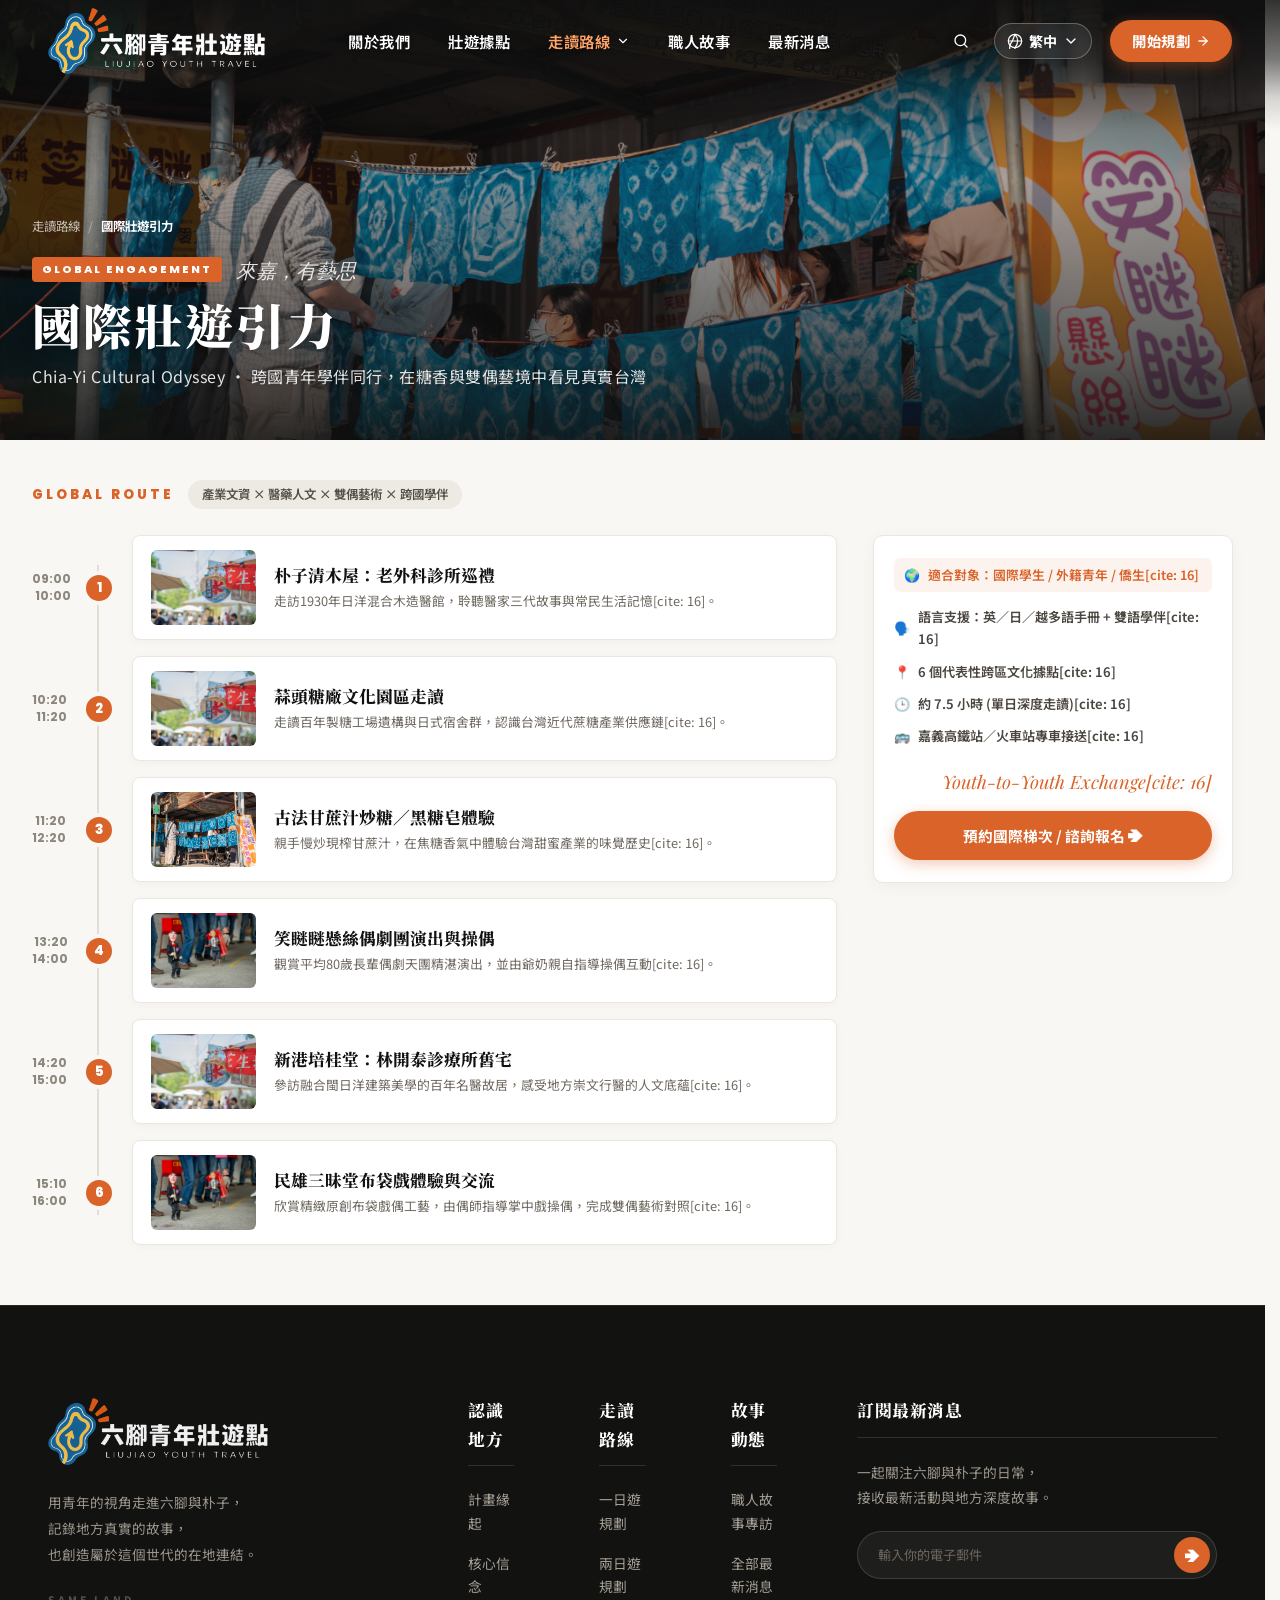
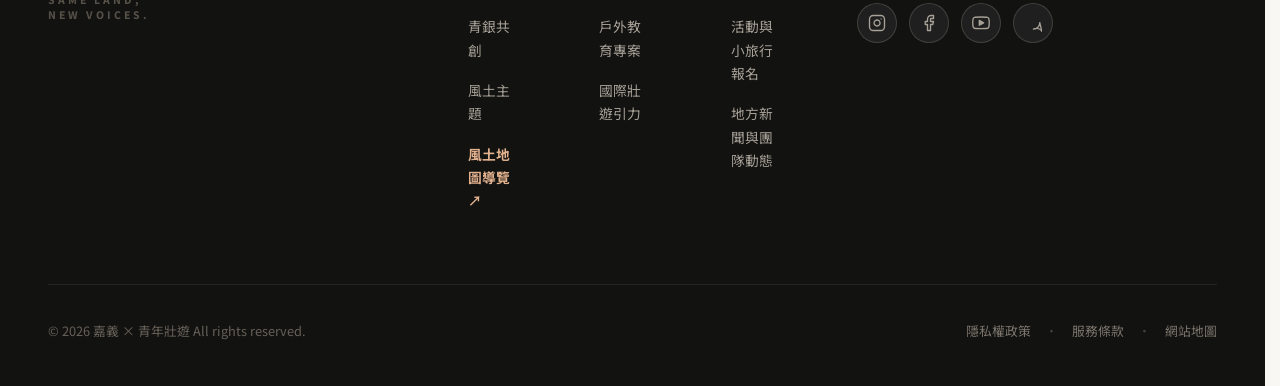
<file: global-detail.html>
<!DOCTYPE html>
<html lang="zh-TW">
<head>
    <meta charset="UTF-8">
    <meta name="viewport" content="width=device-width, initial-scale=1.0">
    <title>國際壯遊引力 ｜ 走讀路線 ｜ 嘉義青年壯遊</title>
    
    <link rel="stylesheet" href="css/common.css">
    <link rel="stylesheet" href="css/global-detail.css">

    <!-- 典雅字體引入 -->
    <link rel="preconnect" href="https://fonts.googleapis.com">
    <link rel="preconnect" href="https://fonts.gstatic.com" crossorigin>
    <link href="https://fonts.googleapis.com/css2?family=Bodoni+Moda:ital,opsz,wght@0,6..96,700..900;1,6..96,400..700&family=Noto+Serif+TC:wght@400;600;700;900&family=Noto+Sans+TC:wght@300;400;500;700&family=Playfair+Display:ital,wght@0,700;0,900;1,400;1,600&family=Poppins:wght@500;600;700;800&display=swap" rel="stylesheet">
</head>
<body class="global-detail-page">

<!-- 頂部黑漸層護欄 -->
<div class="site-top-gradient-backdrop"></div>

<!-- ==================== 全域標準頂部導覽列 ==================== -->
<header class="site-header" id="siteHeader">
    <div class="nav-container">
        
        <a href="index.html" class="nav-brand" aria-label="六腳青年壯遊首頁">
            <img src="assets/logo-white.png" alt="六腳青年壯遊點" class="nav-logo-img logo-white">
            <img src="assets/logo-black.png" alt="六腳青年壯遊點" class="nav-logo-img logo-black">
        </a>

        <!-- 核心導覽選單 -->
        <nav class="nav-menu" id="navMenu">
            <ul class="nav-list">
                <li class="nav-item">
                    <a href="about.html" class="nav-link" data-i18n="nav_about">關於我們</a>
                </li>
                <li class="nav-item">
                    <a href="spots.html" class="nav-link" data-i18n="nav_spots">壯遊據點</a>
                </li>
                <li class="nav-item nav-has-dropdown">
                    <a href="itinerary.html" class="nav-link active nav-dropdown-trigger">
                        <span data-i18n="nav_routes">走讀路線</span>
                        <svg class="nav-icon-svg nav-chevron-icon" viewBox="0 0 24 24" fill="none" stroke="currentColor" stroke-width="2" stroke-linecap="round" stroke-linejoin="round">
                            <polyline points="6 9 12 15 18 9"></polyline>
                        </svg>
                    </a>
                    <ul class="nav-dropdown-menu">
                        <li>
                            <a href="itinerary-detail.html" class="dropdown-link">
                                <span class="route-badge">1 DAY</span>
                                <div>
                                    <strong data-i18n="route_1day">一日遊規劃</strong>
                                    <small data-i18n="route_1day_sub">工藝、老街、科技等 A~F 方案</small>
                                </div>
                            </a>
                        </li>
                        <li>
                            <a href="twoday-detail.html" class="dropdown-link">
                                <span class="route-badge">2 DAYS</span>
                                <div>
                                    <strong data-i18n="route_2day">兩日遊規劃</strong>
                                    <small data-i18n="route_2day_sub">工廠村寄宿與雙城深度慢活</small>
                                </div>
                            </a>
                        </li>
                        <li>
                            <a href="outdoor-detail.html" class="dropdown-link">
                                <span class="route-badge">EDU</span>
                                <div>
                                    <strong data-i18n="route_edu">戶外教育專案</strong>
                                    <small data-i18n="route_edu_sub">嘉禮有糖：高中職探究與青銀共創</small>
                                </div>
                            </a>
                        </li>
                        <li>
                            <a href="global-detail.html" class="dropdown-link">
                                <span class="route-badge">GLOBAL</span>
                                <div>
                                    <strong data-i18n="route_global">國際壯遊引力</strong>
                                    <small data-i18n="route_global_sub">來嘉，有藝思：外語學伴與雙偶文化</small>
                                </div>
                            </a>
                        </li>
                    </ul>
                </li>
                <li class="nav-item">
                    <a href="journal.html" class="nav-link" data-i18n="nav_journal">職人故事</a>
                </li>
                <li class="nav-item">
                    <a href="news.html" class="nav-link" data-i18n="nav_news">最新消息</a>
                </li>
            </ul>
        </nav>

        <!-- 右側功能操作區 -->
        <div class="nav-actions">
            <button class="nav-action-btn" id="navSearchBtn" aria-label="搜尋">
                <svg class="nav-icon-svg" viewBox="0 0 24 24" fill="none" stroke="currentColor" stroke-width="2" stroke-linecap="round" stroke-linejoin="round">
                    <circle cx="11" cy="11" r="8"></circle>
                    <line x1="21" y1="21" x2="16.65" y2="16.65"></line>
                </svg>
            </button>
            
            <div class="lang-dropdown-wrapper" id="langDropdownWrapper">
                <button class="nav-lang-btn" id="langBtn" aria-expanded="false">
                    <svg class="nav-icon-svg nav-globe-icon" viewBox="0 0 24 24" fill="none" stroke="currentColor" stroke-width="1.8" stroke-linecap="round" stroke-linejoin="round">
                        <circle cx="12" cy="12" r="10"></circle>
                        <line x1="2" y1="12" x2="22" y2="12"></line>
                        <path d="M12 2a15.3 15.3 0 0 1 4 10 15.3 15.3 0 0 1-4 10 15.3 15.3 0 0 1-4 10 15.3 15.3 0 0 1-4-10 15.3 15.3 0 0 1 4-10z"></path>
                    </svg>
                    <span id="currentLangLabel">繁中</span>
                    <svg class="nav-icon-svg nav-caret-icon" viewBox="0 0 24 24" fill="none" stroke="currentColor" stroke-width="2" stroke-linecap="round" stroke-linejoin="round">
                        <polyline points="6 9 12 15 18 9"></polyline>
                    </svg>
                </button>
                <ul class="lang-dropdown-menu" id="langMenu">
                    <li><button type="button" class="lang-option active" data-lang="zh-TW">繁體中文</button></li>
                    <li><button type="button" class="lang-option" data-lang="en">English</button></li>
                    <li><button type="button" class="lang-option" data-lang="ja">日本語</button></li>
                    <li><button type="button" class="lang-option" data-lang="vi">Tiếng Việt</button></li>
                </ul>
            </div>

            <a href="contact.html" class="nav-btn-cta">
                <span data-i18n="nav_cta">開始規劃</span>
                <svg class="nav-icon-svg nav-cta-arrow" viewBox="0 0 24 24" fill="none" stroke="currentColor" stroke-width="2" stroke-linecap="round" stroke-linejoin="round">
                    <line x1="5" y1="12" x2="19" y2="12"></line>
                    <polyline points="12 5 19 12 12 19"></polyline>
                </svg>
            </a>
        </div>

    </div>
</header>

<!-- ==================== 區塊 1：沉浸式寬幅 Hero 橫幅 (全站統一 440px 規格) ==================== -->
<section class="compact-hero-banner">
    <div class="compact-hero-bg">
        <img src="assets/藍染體驗.jpg" alt="國際壯遊引力封面" class="compact-bg-img">
        <div class="compact-scrim-overlay"></div>
    </div>

    <div class="compact-hero-container">
        <!-- 麵包屑 -->
        <nav class="detail-breadcrumbs-light" aria-label="麵包屑">
            <a href="itinerary.html">走讀路線</a>
            <span class="crumb-divider">/</span>
            <span class="crumb-current">國際壯遊引力</span>
        </nav>

        <div class="compact-hero-text">
            <div class="compact-eyebrow-line">
                <span class="compact-badge-tag">GLOBAL ENGAGEMENT</span>
                <span class="compact-script-note">來嘉，有藝思</span>
            </div>
            <h1 class="compact-main-title">國際壯遊引力</h1>
            <p class="compact-sub-slogan">Chia-Yi Cultural Odyssey · 跨國青年學伴同行，在糖香與雙偶藝境中看見真實台灣</p>
        </div>
    </div>
</section>

<!-- ==================== 區塊 2：路線核心內容區 (精簡標頭 + 雙欄) ==================== -->
<section class="section-full-itinerary" id="globalDetailAnchor">
    <div class="site-content-container">
        
        <div class="route-header-block">
            <div class="route-title-tags">
                <span class="route-eyebrow">GLOBAL ROUTE</span>
                <div class="route-keywords-pill">產業文資 × 醫藥人文 × 雙偶藝術 × 跨國學伴</div>
            </div>
        </div>

        <div class="route-two-columns-layout">

            <!-- 左欄：行程時間軸 (依據計畫書最新 6 大站點) -->
            <div class="timeline-itinerary-col">
                
                <!-- 節點 01 -->
                <article class="timeline-step-item">
                    <div class="step-time-badge">
                        <span class="time-range">09:00<br>10:00</span>
                        <div class="step-circle-num">1</div>
                    </div>
                    <div class="step-content-card">
                        <div class="step-thumb">
                            <img src="assets/水道頭文創聚落.jpg" alt="朴子清木屋老診所">
                        </div>
                        <div class="step-text-detail">
                            <h3 class="step-heading">朴子清木屋：老外科診所巡禮</h3>
                            <p class="step-desc">走訪1930年日洋混合木造醫館，聆聽醫家三代故事與常民生活記憶[cite: 16]。</p>
                        </div>
                    </div>
                </article>

                <!-- 節點 02 -->
                <article class="timeline-step-item">
                    <div class="step-time-badge">
                        <span class="time-range">10:20<br>11:20</span>
                        <div class="step-circle-num">2</div>
                    </div>
                    <div class="step-content-card">
                        <div class="step-thumb">
                            <img src="assets/水道頭文創聚落.jpg" alt="蒜頭糖廠文史走讀">
                        </div>
                        <div class="step-text-detail">
                            <h3 class="step-heading">蒜頭糖廠文化園區走讀</h3>
                            <p class="step-desc">走讀百年製糖工場遺構與日式宿舍群，認識台灣近代蔗糖產業供應鏈[cite: 16]。</p>
                        </div>
                    </div>
                </article>

                <!-- 節點 03 -->
                <article class="timeline-step-item">
                    <div class="step-time-badge">
                        <span class="time-range">11:20<br>12:20</span>
                        <div class="step-circle-num">3</div>
                    </div>
                    <div class="step-content-card">
                        <div class="step-thumb">
                            <img src="assets/藍染體驗.jpg" alt="古法炒糖與黑糖皂手作">
                        </div>
                        <div class="step-text-detail">
                            <h3 class="step-heading">古法甘蔗汁炒糖／黑糖皂體驗</h3>
                            <p class="step-desc">親手慢炒現榨甘蔗汁，在焦糖香氣中體驗台灣甜蜜產業的味覺歷史[cite: 16]。</p>
                        </div>
                    </div>
                </article>

                <!-- 節點 04 -->
                <article class="timeline-step-item">
                    <div class="step-time-badge">
                        <span class="time-range">13:20<br>14:00</span>
                        <div class="step-circle-num">4</div>
                    </div>
                    <div class="step-content-card">
                        <div class="step-thumb">
                            <img src="assets/笑咪咪懸絲偶劇團.jpg" alt="笑瞇瞇懸絲偶劇團表演">
                        </div>
                        <div class="step-text-detail">
                            <h3 class="step-heading">笑瞇瞇懸絲偶劇團演出與操偶</h3>
                            <p class="step-desc">觀賞平均80歲長輩偶劇天團精湛演出，並由爺奶親自指導操偶互動[cite: 16]。</p>
                        </div>
                    </div>
                </article>

                <!-- 節點 05 -->
                <article class="timeline-step-item">
                    <div class="step-time-badge">
                        <span class="time-range">14:20<br>15:00</span>
                        <div class="step-circle-num">5</div>
                    </div>
                    <div class="step-content-card">
                        <div class="step-thumb">
                            <img src="assets/水道頭文創聚落.jpg" alt="新港培桂堂文化巡禮">
                        </div>
                        <div class="step-text-detail">
                            <h3 class="step-heading">新港培桂堂：林開泰診療所舊宅</h3>
                            <p class="step-desc">參訪融合閩日洋建築美學的百年名醫故居，感受地方崇文行醫的人文底蘊[cite: 16]。</p>
                        </div>
                    </div>
                </article>

                <!-- 節點 06 -->
                <article class="timeline-step-item">
                    <div class="step-time-badge">
                        <span class="time-range">15:10<br>16:00</span>
                        <div class="step-circle-num">6</div>
                    </div>
                    <div class="step-content-card">
                        <div class="step-thumb">
                            <img src="assets/笑咪咪懸絲偶劇團.jpg" alt="民雄三昧堂布袋戲">
                        </div>
                        <div class="step-text-detail">
                            <h3 class="step-heading">民雄三昧堂布袋戲體驗與交流</h3>
                            <p class="step-desc">欣賞精緻原創布袋戲偶工藝，由偶師指導掌中戲操偶，完成雙偶藝術對照[cite: 16]。</p>
                        </div>
                    </div>
                </article>

            </div>

            <!-- 右欄：規格卡與路線地圖 (Sidebar) -->
            <aside class="route-sidebar-col">
                
                <div class="route-specs-box">
                    <div class="specs-list">
                        <div class="spec-row" id="specTarget"><span class="spec-icon">🌍</span> 適合對象：國際學生 / 外籍青年 / 僑生[cite: 16]</div>
                        <div class="spec-row"><span class="spec-icon">🗣️</span> 語言支援：英／日／越多語手冊 + 雙語學伴[cite: 16]</div>
                        <div class="spec-row"><span class="spec-icon">📍</span> 6 個代表性跨區文化據點[cite: 16]</div>
                        <div class="spec-row"><span class="spec-icon">🕒</span> 約 7.5 小時 (單日深度走讀)[cite: 16]</div>
                        <div class="spec-row"><span class="spec-icon">🚌</span> 嘉義高鐵站／火車站專車接送[cite: 16]</div>
                    </div>
                    <div class="sidebar-cursive-note">Youth-to-Youth Exchange[cite: 16]</div>
                    <a href="contact.html" class="btn-join-route">預約國際梯次 / 諮詢報名 ➔</a>
                </div>
                
            </aside>

        </div>
    </div>
</section>

<!-- ==================== 全站統一高級頁尾 ==================== -->
<footer class="site-global-footer">
    <div class="footer-container">
        <div class="footer-main-grid">

            <!-- 1. 左側品牌欄 -->
            <div class="footer-brand-col">
                <a href="index.html" class="footer-brand-header" aria-label="六腳青年壯遊首頁">
                    <img src="assets/logo-white.png" alt="六腳青年壯遊點" class="footer-logo-img">
                </a>

                <p class="footer-brand-desc">
                    用青年的視角走進六腳與朴子，<br>
                    記錄地方真實的故事，<br>
                    也創造屬於這個世代的在地連結。
                </p>

                <div class="footer-brand-stamp">
                    <span>SAME LAND,</span>
                    <span>NEW VOICES.</span>
                </div>
            </div>

            <!-- 2. 中間三大導覽欄位 -->
            <div class="footer-nav-columns">
                
                <div class="footer-nav-col">
                    <div class="col-header-wrap">
                        <h4 class="nav-col-title">認識地方</h4>
                    </div>
                    <ul class="nav-link-list">
                        <li><a href="about.html">計畫緣起</a></li>
                        <li><a href="about.html">核心信念</a></li>
                        <li><a href="about.html">青銀共創</a></li>
                        <li><a href="about.html">風土主題</a></li>
                        <li><a href="spots.html" class="highlight-link">風土地圖導覽 ↗</a></li>
                    </ul>
                </div>

                <div class="footer-nav-col">
                    <div class="col-header-wrap">
                        <h4 class="nav-col-title">走讀路線</h4>
                    </div>
                    <ul class="nav-link-list">
                        <li><a href="itinerary-detail.html">一日遊規劃</a></li>
                        <li><a href="twoday-detail.html">兩日遊規劃</a></li>
                        <li><a href="outdoor-detail.html">戶外教育專案</a></li>
                        <li><a href="global-detail.html">國際壯遊引力</a></li>
                    </ul>
                </div>

                <div class="footer-nav-col">
                    <div class="col-header-wrap">
                        <h4 class="nav-col-title">故事動態</h4>
                    </div>
                    <ul class="nav-link-list">
                        <li><a href="journal.html">職人故事專訪</a></li>
                        <li><a href="news.html">全部最新消息</a></li>
                        <li><a href="news.html">活動與小旅行報名</a></li>
                        <li><a href="news.html">地方新聞與團隊動態</a></li>
                    </ul>
                </div>

            </div>

            <!-- 3. 右側訂閱與社群 -->
            <div class="footer-subscribe-col">
                <div class="col-header-wrap">   
                    <h4 class="subscribe-col-title">訂閱最新消息</h4>
                </div>
                <p class="subscribe-desc">一起關注六腳與朴子的日常，<br>接收最新活動與地方深度故事。</p>

                <form class="footer-subscribe-box" onsubmit="event.preventDefault(); alert('感謝您的訂閱！');">
                    <input type="email" placeholder="輸入你的電子郵件" required autocomplete="email">
                    <button type="submit" class="btn-sub-send" aria-label="確認訂閱">➔</button>
                </form>

                <div class="footer-social-row">
                    <a href="https://www.instagram.com/ncyu_tcrc_/" target="_blank" rel="noopener noreferrer" class="social-btn" aria-label="Instagram">
                        <svg class="social-icon-svg" viewBox="0 0 24 24" fill="none" stroke="currentColor" stroke-width="1.8" stroke-linecap="round" stroke-linejoin="round">
                            <rect x="2" y="2" width="20" height="20" rx="5" ry="5"></rect>
                            <path d="M16 11.37A4 4 0 1 1 12.63 8 4 4 0 0 1 16 11.37z"></path>
                            <line x1="17.5" y1="6.5" x2="17.51" y2="6.5"></line>
                        </svg>
                    </a>
                    <a href="https://www.facebook.com/" target="_blank" rel="noopener noreferrer" class="social-btn" aria-label="Facebook">
                        <svg class="social-icon-svg" viewBox="0 0 24 24" fill="none" stroke="currentColor" stroke-width="1.8" stroke-linecap="round" stroke-linejoin="round">
                            <path d="M18 2h-3a5 5 0 0 0-5 5v3H7v4h3v8h4v-8h3l1-4h-4V7a1 1 0 0 1 1-1h3z"></path>
                        </svg>
                    </a>
                    <a href="https://www.youtube.com/" target="_blank" rel="noopener noreferrer" class="social-btn" aria-label="YouTube">
                        <svg class="social-icon-svg" viewBox="0 0 24 24" fill="none" stroke="currentColor" stroke-width="1.8" stroke-linecap="round" stroke-linejoin="round">
                            <path d="M22.54 6.42a2.78 2.78 0 0 0-1.94-2C18.88 4 12 4 12 4s-6.88 0-8.6.46a2.78 2.78 0 0 0-1.94 2A29 29 0 0 0 1 11.75a29 29 0 0 0 .46 5.33A2.78 2.78 0 0 0 3.4 19c1.72.46 8.6.46 8.6.46s6.88 0 8.6-.46a2.78 2.78 0 0 0 1.94-2 29 29 0 0 0 .46-5.25 29 29 0 0 0-.46-5.33z"></path>
                            <polygon points="9.75 15.02 15.5 11.75 9.75 8.48 9.75 15.02" fill="currentColor"></polygon>
                        </svg>
                    </a>
                    <a href="https://line.me/" target="_blank" rel="noopener noreferrer" class="social-btn" aria-label="LINE">
                        <svg class="social-icon-svg" viewBox="0 0 24 24" fill="none" stroke="currentColor" stroke-width="1.8" stroke-linecap="round" stroke-linejoin="round">
                            <path d="M21 11.5a8.38 8.38 0 0 1-.9 3.8 8.5 8.5 0 0 1-7.6 4.7 8.38 8.38 0 0 1 3.8-.9h.5a8.48 8.48 0 0 1 8 8v.5z"></path>
                        </svg>
                    </a>
                </div>
            </div>

        </div>

        <div class="footer-legal-bar">
            <p class="copyright-text">© 2026 嘉義 × 青年壯遊 All rights reserved.</p>
            <div class="legal-links">
                <a href="#">隱私權政策</a>
                <span class="dot">·</span>
                <a href="#">服務條款</a>
                <span class="dot">·</span>
                <a href="#">網站地圖</a>
            </div>
        </div>
    </div>
</footer>

<script src="js/common.js"></script>
</body>
</html>
</file>
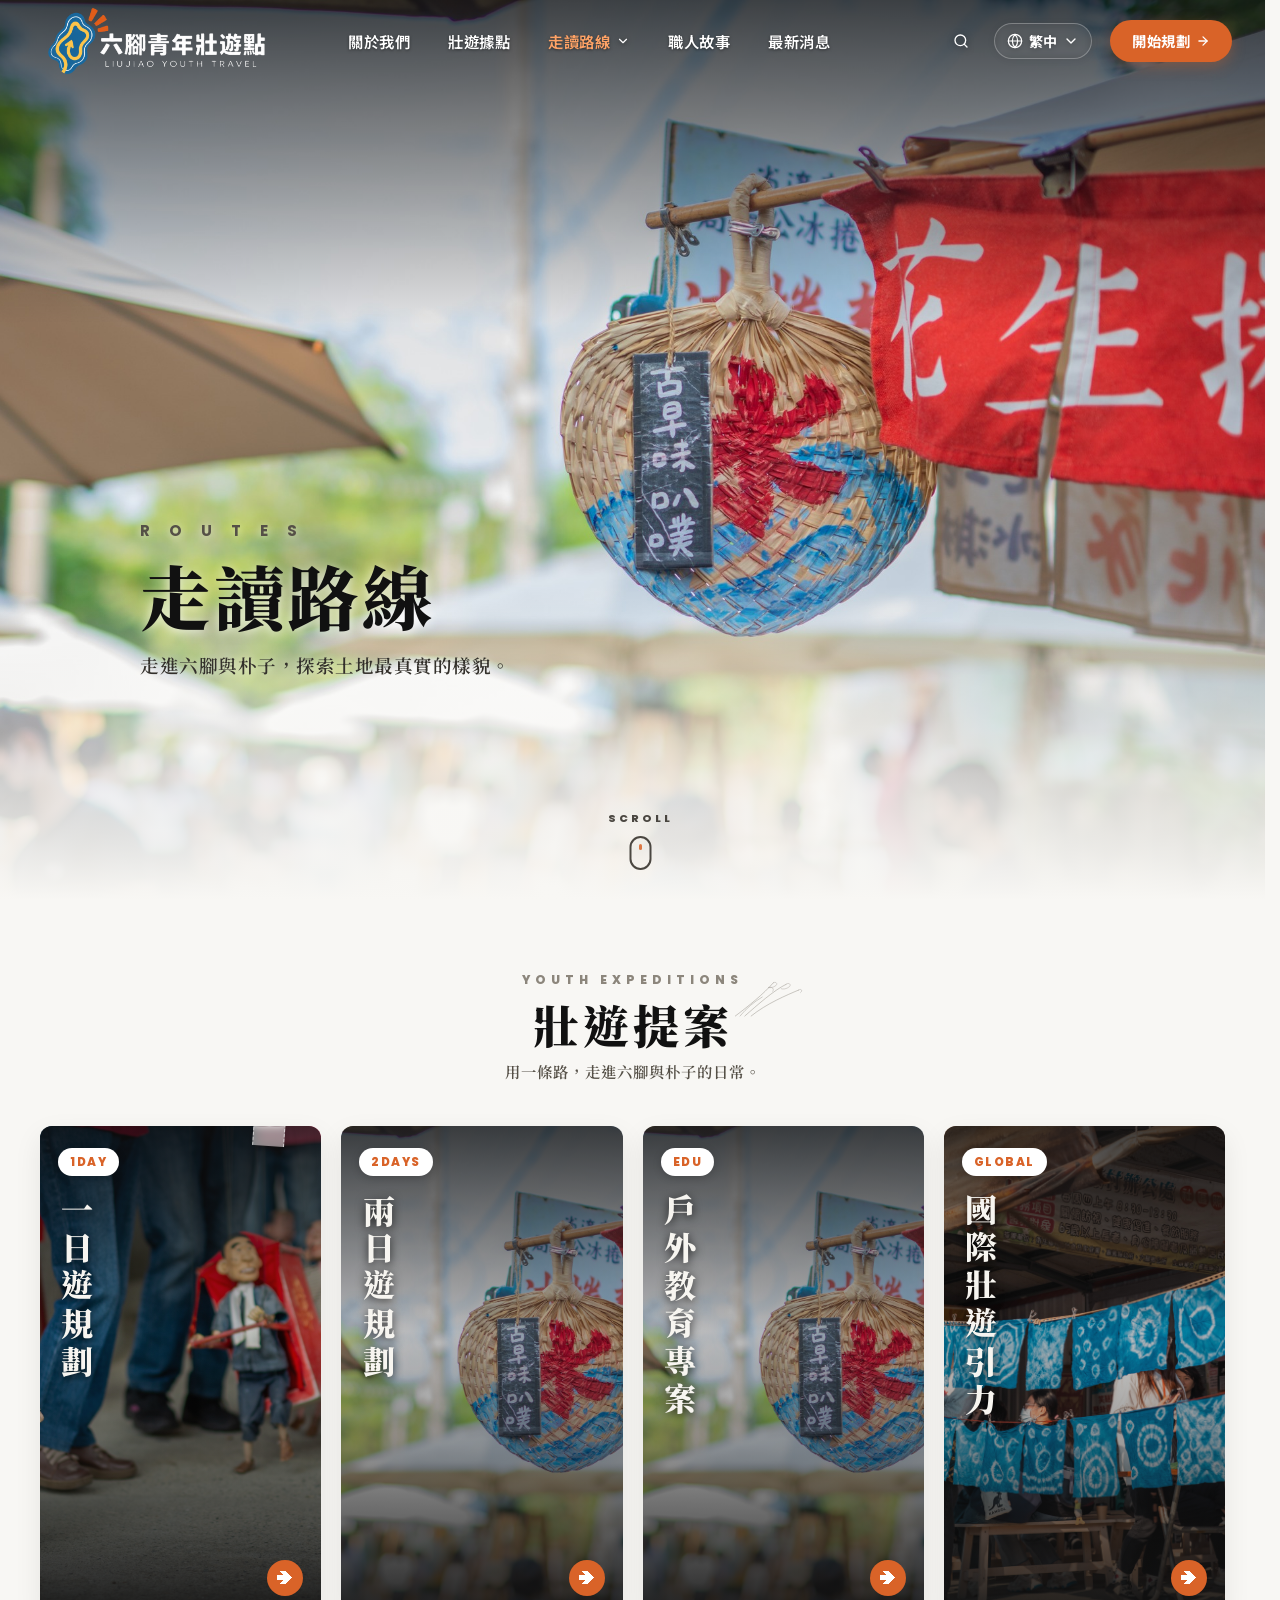
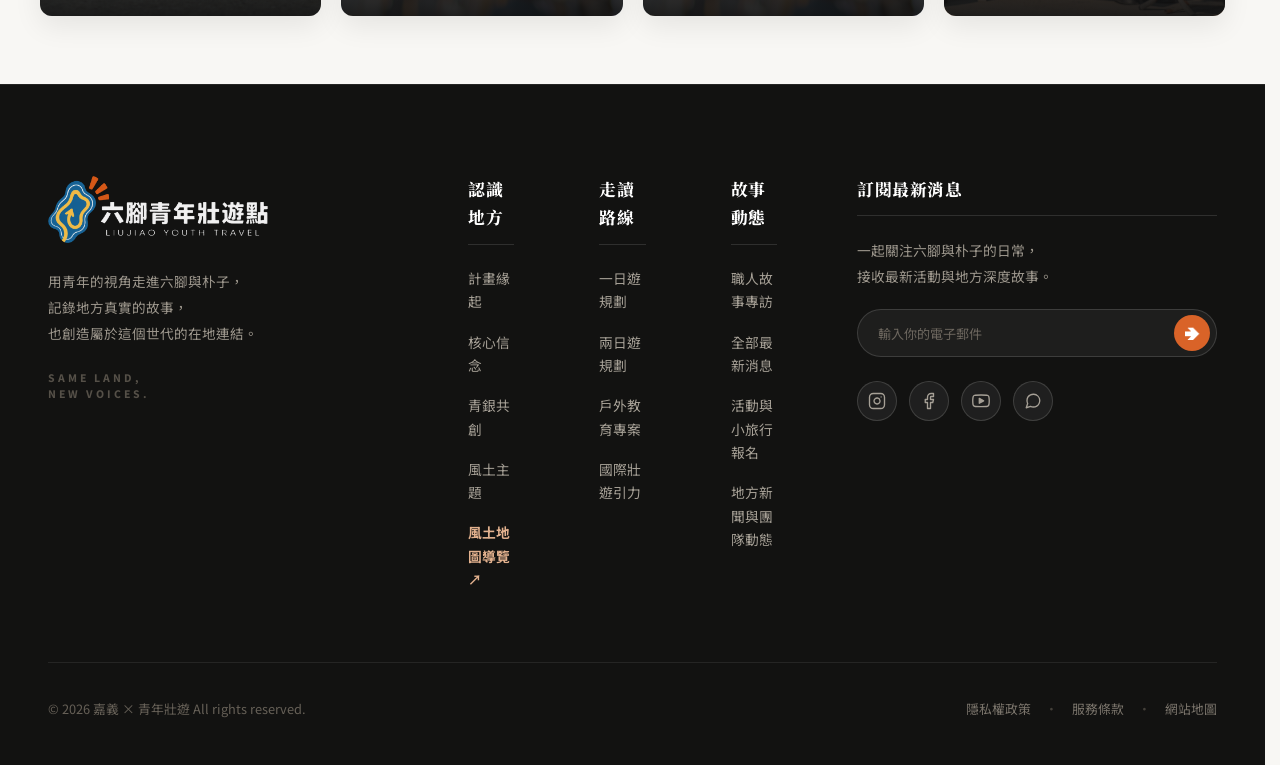
<file: itinerary.html>
<!DOCTYPE html>
<html lang="zh-TW">
<head>
    <meta charset="UTF-8">
    <meta name="viewport" content="width=device-width, initial-scale=1.0">
    <title>走讀路線 ｜ 嘉義青年壯遊 ‧ 搜集文化好時光</title>
    
    <link rel="stylesheet" href="css/common.css">
    <link rel="stylesheet" href="css/itinerary.css">

    <!-- 字體引入 -->
    <link rel="preconnect" href="https://fonts.googleapis.com">
    <link rel="preconnect" href="https://fonts.gstatic.com" crossorigin>
    <link href="https://fonts.googleapis.com/css2?family=Bodoni+Moda:ital,opsz,wght@0,6..96,700..900;1,6..96,400..700&family=Noto+Serif+TC:wght@400;600;700;900&family=Noto+Sans+TC:wght@300;400;500;700&family=Playfair+Display:ital,wght@0,700;0,900;1,400;1,600&family=Poppins:wght@500;600;700;800&display=swap" rel="stylesheet">
</head>
<body class="routes-page-body">

<!-- ==================== 全域標準頂部導覽列 (Iconstack 圖標整合版) ==================== -->
<header class="site-header" id="siteHeader">
    <div class="nav-container">
        
<a href="index.html" class="nav-brand" aria-label="六腳青年壯遊首頁">
    <img src="assets/logo-white.png" alt="六腳青年壯遊點" class="nav-logo-img logo-white">
    <img src="assets/logo-black.png" alt="六腳青年壯遊點" class="nav-logo-img logo-black">
</a>

        <!-- 核心導覽選單 -->
        <nav class="nav-menu" id="navMenu">
            <ul class="nav-list">
                <li class="nav-item">
                    <a href="about.html" class="nav-link" data-i18n="nav_about">關於我們</a>
                </li>
                <li class="nav-item">
                    <a href="spots.html" class="nav-link" data-i18n="nav_spots">壯遊據點</a>
                </li>
                <li class="nav-item nav-has-dropdown">
                    <a href="itinerary.html" class="nav-link active nav-dropdown-trigger">
                        <span data-i18n="nav_routes">走讀路線</span>
                        <!-- Iconstack Chevron Down -->
                        <svg class="nav-icon-svg nav-chevron-icon" viewBox="0 0 24 24" fill="none" stroke="currentColor" stroke-width="2" stroke-linecap="round" stroke-linejoin="round">
                            <polyline points="6 9 12 15 18 9"></polyline>
                        </svg>
                    </a>
                    <ul class="nav-dropdown-menu">
                        <li>
                            <a href="itinerary-detail.html" class="dropdown-link">
                                <span class="route-badge">1 DAY</span>
                                <div>
                                    <strong data-i18n="route_1day">一日遊規劃</strong>
                                    <small data-i18n="route_1day_sub">工藝、老街、科技等 A~F 方案</small>
                                </div>
                            </a>
                        </li>
                        <li>
                            <a href="twoday-detail.html" class="dropdown-link">
                                <span class="route-badge">2 DAYS</span>
                                <div>
                                    <strong data-i18n="route_2day">兩日遊規劃</strong>
                                    <small data-i18n="route_2day_sub">工廠村寄宿與雙城深度慢活</small>
                                </div>
                            </a>
                        </li>
                        <li>
                            <a href="outdoor-detail.html" class="dropdown-link">
                                <span class="route-badge">EDU</span>
                                <div>
                                    <strong data-i18n="route_edu">戶外教育專案</strong>
                                    <small data-i18n="route_edu_sub">嘉禮有糖：高中職探究與青銀共創</small>
                                </div>
                            </a>
                        </li>
                        <li>
                            <a href="global-detail.html" class="dropdown-link">
                                <span class="route-badge">GLOBAL</span>
                                <div>
                                    <strong data-i18n="route_global">國際壯遊引力</strong>
                                    <small data-i18n="route_global_sub">來嘉，有藝思：外語學伴與雙偶文化</small>
                                </div>
                            </a>
                        </li>
                    </ul>
                </li>
                <li class="nav-item">
                    <a href="journal.html" class="nav-link" data-i18n="nav_journal">職人故事</a>
                </li>
                <li class="nav-item">
                    <a href="news.html" class="nav-link" data-i18n="nav_news">最新消息</a>
                </li>
            </ul>
        </nav>

        <!-- 右側功能操作區 -->
        <div class="nav-actions">
            <!-- 搜尋按鈕 (Iconstack Search Icon) -->
            <button class="nav-action-btn" id="navSearchBtn" aria-label="搜尋">
                <svg class="nav-icon-svg" viewBox="0 0 24 24" fill="none" stroke="currentColor" stroke-width="2" stroke-linecap="round" stroke-linejoin="round">
                    <circle cx="11" cy="11" r="8"></circle>
                    <line x1="21" y1="21" x2="16.65" y2="16.65"></line>
                </svg>
            </button>
            
            <!-- 語言切換選單 (Iconstack Globe Icon) -->
            <div class="lang-dropdown-wrapper" id="langDropdownWrapper">
                <button class="nav-lang-btn" id="langBtn" aria-expanded="false">
                    <svg class="nav-icon-svg nav-globe-icon" viewBox="0 0 24 24" fill="none" stroke="currentColor" stroke-width="1.8" stroke-linecap="round" stroke-linejoin="round">
                        <circle cx="12" cy="12" r="10"></circle>
                        <line x1="2" y1="12" x2="22" y2="12"></line>
                        <path d="M12 2a15.3 15.3 0 0 1 4 10 15.3 15.3 0 0 1-4 10 15.3 15.3 0 0 1-4-10 15.3 15.3 0 0 1 4-10z"></path>
                    </svg>
                    <span id="currentLangLabel">繁中</span>
                    <svg class="nav-icon-svg nav-caret-icon" viewBox="0 0 24 24" fill="none" stroke="currentColor" stroke-width="2" stroke-linecap="round" stroke-linejoin="round">
                        <polyline points="6 9 12 15 18 9"></polyline>
                    </svg>
                </button>
                <ul class="lang-dropdown-menu" id="langMenu">
                    <li><button type="button" class="lang-option active" data-lang="zh-TW">繁體中文</button></li>
                    <li><button type="button" class="lang-option" data-lang="en">English</button></li>
                    <li><button type="button" class="lang-option" data-lang="ja">日本語</button></li>
                    <li><button type="button" class="lang-option" data-lang="vi">Tiếng Việt</button></li>
                </ul>
            </div>

            <!-- 右側行動呼籲按鈕 (Iconstack Arrow Right Icon) -->
            <a href="contact.html" class="nav-btn-cta">
                <span data-i18n="nav_cta">開始規劃</span>
                <svg class="nav-icon-svg nav-cta-arrow" viewBox="0 0 24 24" fill="none" stroke="currentColor" stroke-width="2" stroke-linecap="round" stroke-linejoin="round">
                    <line x1="5" y1="12" x2="19" y2="12"></line>
                    <polyline points="12 5 19 12 12 19"></polyline>
                </svg>
            </a>
        </div>

    </div>
</header>

<!-- ==================== 2. 全螢幕搜尋浮層 ==================== -->
<div class="search-overlay" id="searchOverlay">
    <button class="search-close-btn" id="searchCloseBtn" aria-label="關閉搜尋">✕</button>
    <div class="search-modal-inner">
        <span class="search-sub-title">SEARCH JOURNAL & SPOTS</span>
        <div class="search-box">
            <input type="text" id="globalSearchInput" placeholder="搜尋 14 大據點、走讀路線、職人或最新消息..." autocomplete="off">
            <button class="search-submit-btn" id="globalSearchSubmit">搜尋</button>
        </div>
    </div>
</div>

<!-- ==================== 3. 走讀路線 首屏 100vh 滿版全景封面 (Hero Banner) ==================== -->
<section class="itinerary-hero-full-banner" id="itineraryHero">
    <div class="hero-bg-layer">
        <img src="assets/水道頭文創聚落.jpg" alt="六腳朴子走讀路線全景" class="hero-bg-img">
        <div class="hero-gradient-overlay"></div>
    </div>

    <div class="hero-content-inner">

        <!-- 標題文字主區塊 (比照參考圖排版) -->
        <div class="hero-heading-block">
            <span class="hero-eyebrow">R O U T E S</span>
            <h1 class="hero-main-title">走讀路線</h1>
            <p class="hero-sub-slogan">走進六腳與朴子，探索土地最真實的樣貌。</p>
        </div>

    </div>

    <!-- 底部向下捲動提示 -->
    <a href="#routeMainStage" class="hero-scroll-indicator" aria-label="向下捲動探索路線">
        <span class="scroll-prompt-text">SCROLL</span>
        <div class="scroll-mouse-icon">
            <span class="scroll-wheel-dot"></span>
        </div>
    </a>
</section>

<!-- ==================== 4. 走讀路線主工作區 ==================== -->
<main class="routes-main-stage" id="routeMainStage">
    
<!-- 頂部編輯室排版 (居中策展式高雅排版) -->
    <section class="routes-header-editorial">
        <div class="routes-title-center-wrap">
            <span class="routes-eyebrow">YOUTH EXPEDITIONS</span>
            
            <div class="main-title-with-art">
                <h2 class="routes-main-title">壯遊提案</h2>
                <!-- 芒草手繪線稿點綴於標題右上方 -->
                <div class="title-grain-sketch">
                    <svg viewBox="0 0 240 120" fill="none" stroke="#7A746B" stroke-linecap="round" stroke-linejoin="round" class="grain-svg">
                        <path d="M20 120 C 60 90, 110 50, 140 15" stroke-width="1.6"/>
                        <path d="M140 15 C 148 10, 155 18, 148 24 C 140 30, 130 32, 125 30" stroke-width="1.2"/>
                        <path d="M125 30 C 135 25, 145 35, 138 42" stroke-width="1.2"/>
                        <path d="M50 120 C 90 85, 140 40, 180 20" stroke-width="1.6"/>
                        <path d="M180 20 C 190 12, 198 22, 190 28 C 182 35, 170 36, 165 34" stroke-width="1.2"/>
                        <path d="M70 120 C 120 80, 180 55, 220 38" stroke-width="1.6"/>
                        <path d="M220 38 C 228 32, 234 40, 226 46" stroke-width="1.2"/>
                        <path d="M35 120 C 55 95, 80 75, 105 60" stroke-width="1.4"/>
                    </svg>
                </div>
            </div>

            <p class="routes-slogan-center">用一條路，走進六腳與朴子的日常。</p>
        </div>
    </section>

    <!-- 中央 4 張主題路線卡牌群 (Cards Deck) -->
    <section class="routes-cards-deck">

        <!-- 卡片 01: 一日遊規劃 (含紙膠帶貼紙效果) -->
        <article class="route-deck-card" id="oneday" onclick="window.location.href='itinerary-detail.html'" style="cursor: pointer;">
            <div class="card-mask-tape"></div>
            <div class="card-bg-layer" style="background-image: url('assets/笑咪咪懸絲偶劇團.jpg');"></div>
            <div class="card-shade-overlay"></div>

            <div class="card-top-header">
                <span class="card-pill-tag">1DAY</span>
                <h3 class="card-route-title">一日遊規劃</h3>
            </div>

            <div class="card-bottom-footer">
                <a href="itinerary-detail.html" class="btn-card-circle-arrow" aria-label="查看一日遊規劃">➔</a>
            </div>
        </article>

        <!-- 卡片 02: 兩日遊規劃 -->
        <article class="route-deck-card" id="twoday" onclick="window.location.href='twoday-detail.html'" style="cursor: pointer;">
            <div class="card-bg-layer" style="background-image: url('assets/水道頭文創聚落.jpg');"></div>
            <div class="card-shade-overlay"></div>

            <div class="card-top-header">
                <span class="card-pill-tag">2DAYS</span>
                <h3 class="card-route-title">兩日遊規劃</h3>
            </div>

            <div class="card-bottom-footer">
                <a href="twoday-detail.html" class="btn-card-circle-arrow" aria-label="查看兩日遊規劃">➔</a>
            </div>
        </article>

        <!-- 卡片 03: 戶外教育專案 -->
        <article class="route-deck-card" id="outdoor" onclick="window.location.href='outdoor-detail.html'" style="cursor: pointer;">
            <div class="card-bg-layer" style="background-image: url('assets/水道頭文創聚落.jpg');"></div>
            <div class="card-shade-overlay"></div>

            <div class="card-top-header">
                <span class="card-pill-tag">EDU</span>
                <h3 class="card-route-title">戶外教育專案</h3>
            </div>

            <div class="card-bottom-footer">
                <a href="outdoor-detail.html" class="btn-card-circle-arrow" aria-label="查看戶外教育專案">➔</a>
            </div>
        </article>

        <!-- 卡片 04: 國際壯遊引力 -->
        <article class="route-deck-card" id="global" onclick="window.location.href='global-detail.html'" style="cursor: pointer;">
            <div class="card-bg-layer" style="background-image: url('assets/藍染體驗.jpg');"></div>
            <div class="card-shade-overlay"></div>

            <div class="card-top-header">
                <span class="card-pill-tag">GLOBAL</span>
                <h3 class="card-route-title">國際壯遊引力</h3>
            </div>

            <div class="card-bottom-footer">
                <a href="global-detail.html" class="btn-card-circle-arrow" aria-label="查看國際壯遊引力">➔</a>
            </div>
        </article>

    </section>

</main>

<!-- ==================== 6. 全站統一高級頁尾 ==================== -->
<footer class="site-global-footer">
    <div class="footer-container">
        <div class="footer-main-grid">

            <!-- 1. 左側品牌欄 -->
            <div class="footer-brand-col">
                <a href="index.html" class="footer-brand-header" aria-label="六腳青年壯遊首頁">
                    <img src="assets/logo-white.png" alt="六腳青年壯遊點" class="footer-logo-img">
                </a>

                <p class="footer-brand-desc">
                    用青年的視角走進六腳與朴子，<br>
                    記錄地方真實的故事，<br>
                    也創造屬於這個世代的在地連結。
                </p>

                <div class="footer-brand-stamp">
                    <span>SAME LAND,</span>
                    <span>NEW VOICES.</span>
                </div>
            </div>

            <!-- 2. 中間三大導覽欄位 -->
            <div class="footer-nav-columns">
                
                <!-- 欄位 1: 認識地方 -->
                <div class="footer-nav-col">
                    <div class="col-header-wrap">
                        <h4 class="nav-col-title">認識地方</h4>
                    </div>
                    <ul class="nav-link-list">
                        <li><a href="about.html">計畫緣起</a></li>
                        <li><a href="about.html">核心信念</a></li>
                        <li><a href="about.html">青銀共創</a></li>
                        <li><a href="about.html">風土主題</a></li>
                        <li><a href="spots.html" class="highlight-link">風土地圖導覽 ↗</a></li>
                    </ul>
                </div>

                <!-- 欄位 2: 走讀路線 -->
                <div class="footer-nav-col">
                    <div class="col-header-wrap">
                        <h4 class="nav-col-title">走讀路線</h4>
                    </div>
                    <ul class="nav-link-list">
                        <li><a href="itinerary-detail.html">一日遊規劃</a></li>
                        <li><a href="twoday-detail.html">兩日遊規劃</a></li>
                        <li><a href="outdoor-detail.html">戶外教育專案</a></li>
                        <li><a href="global-detail.html">國際壯遊引力</a></li>
                    </ul>
                </div>

                <!-- 欄位 3: 故事與動態 -->
                <div class="footer-nav-col">
                    <div class="col-header-wrap">
                        <h4 class="nav-col-title">故事動態</h4>
                    </div>
                    <ul class="nav-link-list">
                        <li><a href="journal.html">職人故事專訪</a></li>
                        <li><a href="news.html">全部最新消息</a></li>
                        <li><a href="news.html">活動與小旅行報名</a></li>
                        <li><a href="news.html">地方新聞與團隊動態</a></li>
                    </ul>
                </div>

            </div>

            <!-- 3. 右側訂閱與社群 -->
            <div class="footer-subscribe-col">
                <div class="col-header-wrap">   
                    <h4 class="subscribe-col-title">訂閱最新消息</h4>
                </div>
                <p class="subscribe-desc">一起關注六腳與朴子的日常，<br>接收最新活動與地方深度故事。</p>

                <form class="footer-subscribe-box" onsubmit="event.preventDefault(); alert('感謝您的訂閱！');">
                    <input type="email" placeholder="輸入你的電子郵件" required autocomplete="email">
                    <button type="submit" class="btn-sub-send" aria-label="確認訂閱">➔</button>
                </form>

<div class="footer-social-row">
    <!-- Instagram -->
    <a href="https://www.instagram.com/ncyu_tcrc_/" target="_blank" rel="noopener noreferrer" class="social-btn" aria-label="Instagram">
        <svg class="social-icon-svg" viewBox="0 0 24 24" fill="none" stroke="currentColor" stroke-width="1.8" stroke-linecap="round" stroke-linejoin="round">
            <rect x="2" y="2" width="20" height="20" rx="5" ry="5"></rect>
            <path d="M16 11.37A4 4 0 1 1 12.63 8 4 4 0 0 1 16 11.37z"></path>
            <line x1="17.5" y1="6.5" x2="17.51" y2="6.5"></line>
        </svg>
    </a>

    <!-- Facebook -->
    <a href="https://www.facebook.com/" target="_blank" rel="noopener noreferrer" class="social-btn" aria-label="Facebook">
        <svg class="social-icon-svg" viewBox="0 0 24 24" fill="none" stroke="currentColor" stroke-width="1.8" stroke-linecap="round" stroke-linejoin="round">
            <path d="M18 2h-3a5 5 0 0 0-5 5v3H7v4h3v8h4v-8h3l1-4h-4V7a1 1 0 0 1 1-1h3z"></path>
        </svg>
    </a>

    <!-- YouTube -->
    <a href="https://www.youtube.com/" target="_blank" rel="noopener noreferrer" class="social-btn" aria-label="YouTube">
        <svg class="social-icon-svg" viewBox="0 0 24 24" fill="none" stroke="currentColor" stroke-width="1.8" stroke-linecap="round" stroke-linejoin="round">
            <path d="M22.54 6.42a2.78 2.78 0 0 0-1.94-2C18.88 4 12 4 12 4s-6.88 0-8.6.46a2.78 2.78 0 0 0-1.94 2A29 29 0 0 0 1 11.75a29 29 0 0 0 .46 5.33A2.78 2.78 0 0 0 3.4 19c1.72.46 8.6.46 8.6.46s6.88 0 8.6-.46a2.78 2.78 0 0 0 1.94-2 29 29 0 0 0 .46-5.25 29 29 0 0 0-.46-5.33z"></path>
            <polygon points="9.75 15.02 15.5 11.75 9.75 8.48 9.75 15.02" fill="currentColor"></polygon>
        </svg>
    </a>

    <!-- LINE (通訊對話氣泡) -->
    <a href="https://line.me/" target="_blank" rel="noopener noreferrer" class="social-btn" aria-label="LINE">
        <svg class="social-icon-svg" viewBox="0 0 24 24" fill="none" stroke="currentColor" stroke-width="1.8" stroke-linecap="round" stroke-linejoin="round">
            <path d="M21 11.5a8.38 8.38 0 0 1-.9 3.8 8.5 8.5 0 0 1-7.6 4.7 8.38 8.38 0 0 1-3.8-.9L3 21l1.9-5.7a8.38 8.38 0 0 1-.9-3.8 8.5 8.5 0 0 1 4.7-7.6 8.38 8.38 0 0 1 3.8-.9h.5a8.48 8.48 0 0 1 8 8v.5z"></path>
        </svg>
    </a>
</div>
            </div>

        </div>

        <!-- 4. 底部版權與法律條款 -->
        <div class="footer-legal-bar">
            <p class="copyright-text">© 2026 嘉義 × 青年壯遊 All rights reserved.</p>
            <div class="legal-links">
                <a href="#">隱私權政策</a>
                <span class="dot">·</span>
                <a href="#">服務條款</a>
                <span class="dot">·</span>
                <a href="#">網站地圖</a>
            </div>
        </div>
    </div>
</footer>

<script src="js/common.js"></script>
</body>
</html>
</file>
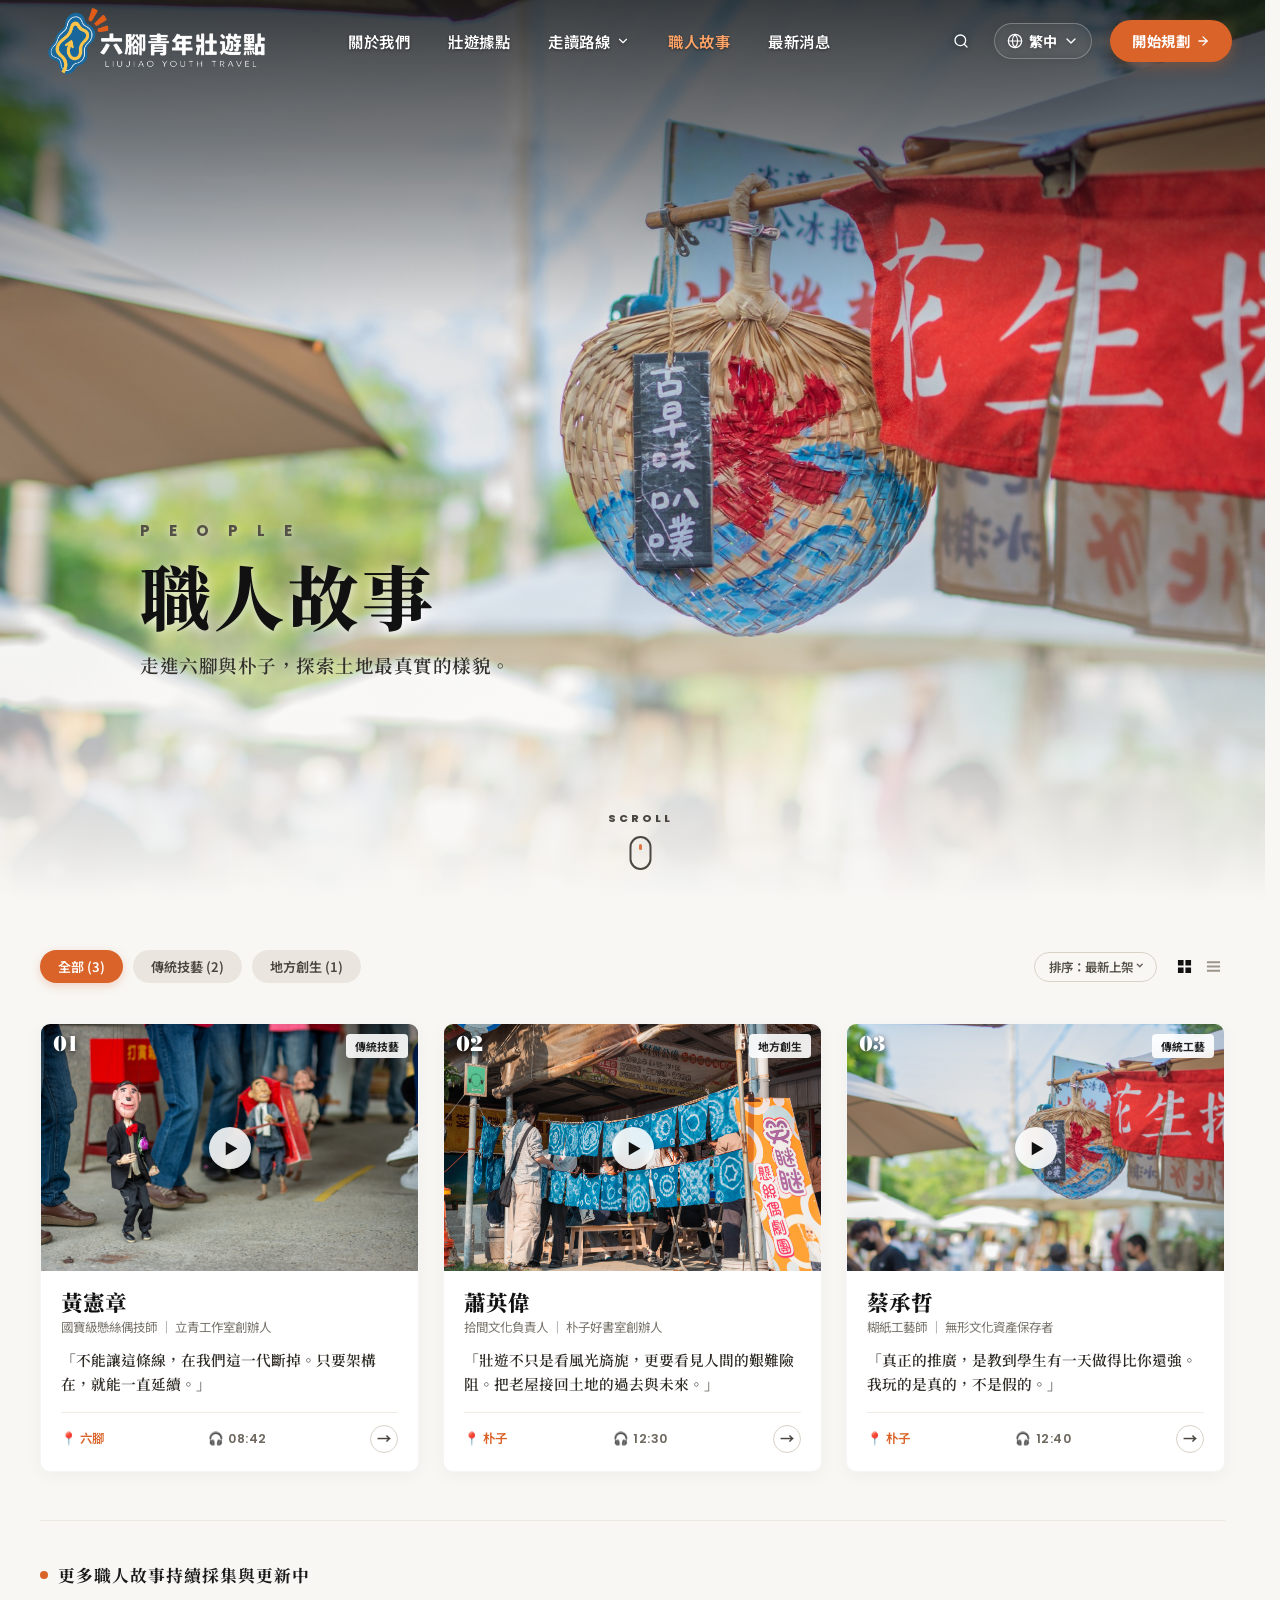
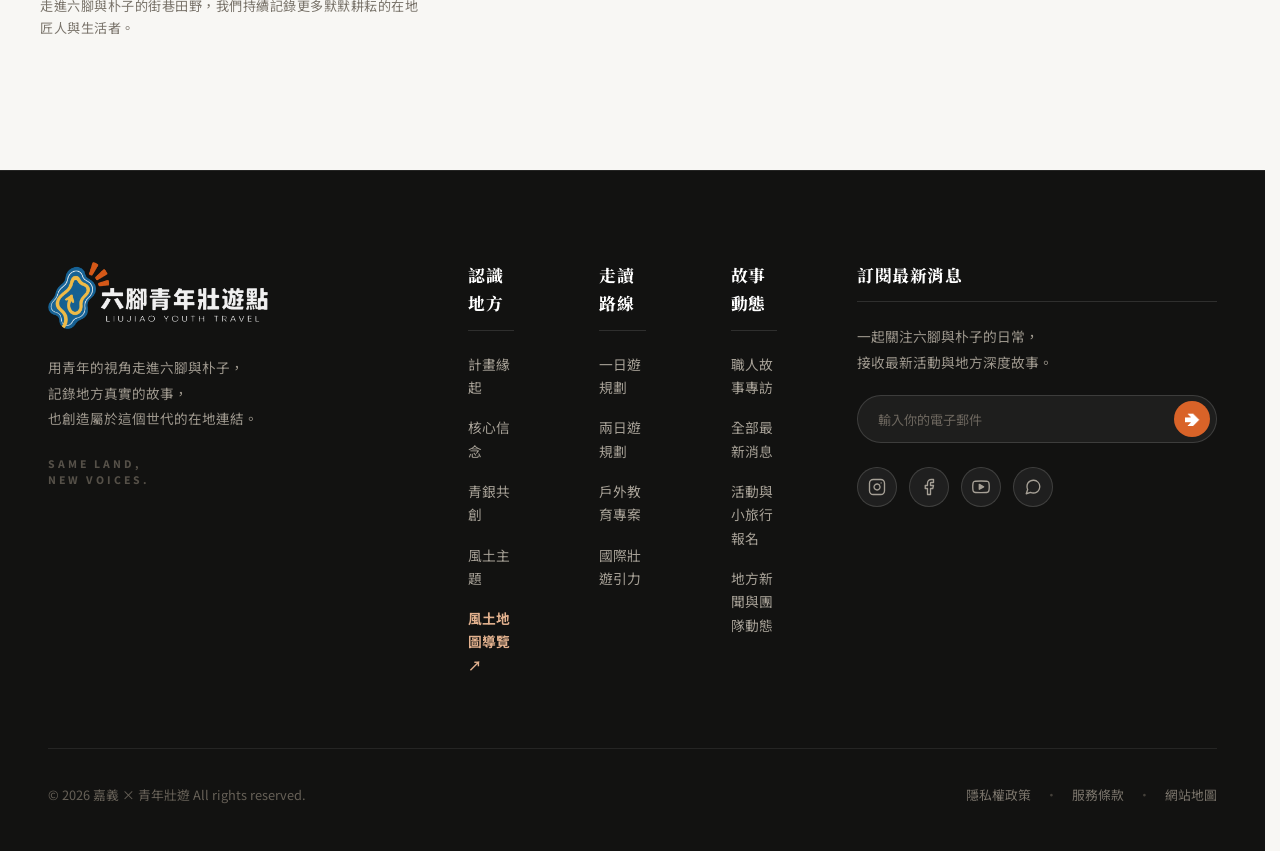
<file: journal.html>
<!DOCTYPE html>
<html lang="zh-TW">
<head>
    <meta charset="UTF-8">
    <meta name="viewport" content="width=device-width, initial-scale=1.0">
    <title>職人故事 ｜ 嘉義青年壯遊 ‧ 搜集文化好時光</title>
    <link rel="stylesheet" href="css/common.css">
    <link rel="stylesheet" href="css/journal.css">  

    <!-- 字體引入 -->
    <link rel="preconnect" href="https://fonts.googleapis.com">
    <link rel="preconnect" href="https://fonts.gstatic.com" crossorigin>
    <link href="https://fonts.googleapis.com/css2?family=Bodoni+Moda:ital,opsz,wght@0,6..96,700..900;1,6..96,400..700&family=Noto+Serif+TC:wght@400;600;700;900&family=Noto+Sans+TC:wght@300;400;500;700&family=Playfair+Display:ital,wght@0,700;0,900;1,400;1,600&family=Poppins:wght@500;600;700;800&display=swap" rel="stylesheet">
</head>
<body class="journal-page-body">

<!-- ==================== 全域標準頂部導覽列 (Iconstack 圖標整合版) ==================== -->
<header class="site-header" id="siteHeader">
    <div class="nav-container">
        
<a href="index.html" class="nav-brand" aria-label="六腳青年壯遊首頁">
    <img src="assets/logo-white.png" alt="六腳青年壯遊點" class="nav-logo-img logo-white">
    <img src="assets/logo-black.png" alt="六腳青年壯遊點" class="nav-logo-img logo-black">
</a>

        <!-- 核心導覽選單 -->
        <nav class="nav-menu" id="navMenu">
            <ul class="nav-list">
                <li class="nav-item">
                    <a href="about.html" class="nav-link" data-i18n="nav_about">關於我們</a>
                </li>
                <li class="nav-item">
                    <a href="spots.html" class="nav-link" data-i18n="nav_spots">壯遊據點</a>
                </li>
                <li class="nav-item nav-has-dropdown">
                    <a href="itinerary.html" class="nav-link nav-dropdown-trigger">
                        <span data-i18n="nav_routes">走讀路線</span>
                        <!-- Iconstack Chevron Down -->
                        <svg class="nav-icon-svg nav-chevron-icon" viewBox="0 0 24 24" fill="none" stroke="currentColor" stroke-width="2" stroke-linecap="round" stroke-linejoin="round">
                            <polyline points="6 9 12 15 18 9"></polyline>
                        </svg>
                    </a>
                    <ul class="nav-dropdown-menu">
                        <li>
                            <a href="itinerary-detail.html" class="dropdown-link">
                                <span class="route-badge">1 DAY</span>
                                <div>
                                    <strong data-i18n="route_1day">一日遊規劃</strong>
                                    <small data-i18n="route_1day_sub">工藝、老街、科技等 A~F 方案</small>
                                </div>
                            </a>
                        </li>
                        <li>
                            <a href="twoday-detail.html" class="dropdown-link">
                                <span class="route-badge">2 DAYS</span>
                                <div>
                                    <strong data-i18n="route_2day">兩日遊規劃</strong>
                                    <small data-i18n="route_2day_sub">工廠村寄宿與雙城深度慢活</small>
                                </div>
                            </a>
                        </li>
                        <li>
                            <a href="outdoor-detail.html" class="dropdown-link">
                                <span class="route-badge">EDU</span>
                                <div>
                                    <strong data-i18n="route_edu">戶外教育專案</strong>
                                    <small data-i18n="route_edu_sub">嘉禮有糖：高中職探究與青銀共創</small>
                                </div>
                            </a>
                        </li>
                        <li>
                            <a href="global-detail.html" class="dropdown-link">
                                <span class="route-badge">GLOBAL</span>
                                <div>
                                    <strong data-i18n="route_global">國際壯遊引力</strong>
                                    <small data-i18n="route_global_sub">來嘉，有藝思：外語學伴與雙偶文化</small>
                                </div>
                            </a>
                        </li>
                    </ul>
                </li>
                <li class="nav-item">
                    <a href="journal.html" class="nav-link active" data-i18n="nav_journal">職人故事</a>
                </li>
                <li class="nav-item">
                    <a href="news.html" class="nav-link" data-i18n="nav_news">最新消息</a>
                </li>
            </ul>
        </nav>

        <!-- 右側功能操作區 -->
        <div class="nav-actions">
            <!-- 搜尋按鈕 (Iconstack Search Icon) -->
            <button class="nav-action-btn" id="navSearchBtn" aria-label="搜尋">
                <svg class="nav-icon-svg" viewBox="0 0 24 24" fill="none" stroke="currentColor" stroke-width="2" stroke-linecap="round" stroke-linejoin="round">
                    <circle cx="11" cy="11" r="8"></circle>
                    <line x1="21" y1="21" x2="16.65" y2="16.65"></line>
                </svg>
            </button>
            
            <!-- 語言切換選單 (Iconstack Globe Icon) -->
            <div class="lang-dropdown-wrapper" id="langDropdownWrapper">
                <button class="nav-lang-btn" id="langBtn" aria-expanded="false">
                    <svg class="nav-icon-svg nav-globe-icon" viewBox="0 0 24 24" fill="none" stroke="currentColor" stroke-width="1.8" stroke-linecap="round" stroke-linejoin="round">
                        <circle cx="12" cy="12" r="10"></circle>
                        <line x1="2" y1="12" x2="22" y2="12"></line>
                        <path d="M12 2a15.3 15.3 0 0 1 4 10 15.3 15.3 0 0 1-4 10 15.3 15.3 0 0 1-4-10 15.3 15.3 0 0 1 4-10z"></path>
                    </svg>
                    <span id="currentLangLabel">繁中</span>
                    <svg class="nav-icon-svg nav-caret-icon" viewBox="0 0 24 24" fill="none" stroke="currentColor" stroke-width="2" stroke-linecap="round" stroke-linejoin="round">
                        <polyline points="6 9 12 15 18 9"></polyline>
                    </svg>
                </button>
                <ul class="lang-dropdown-menu" id="langMenu">
                    <li><button type="button" class="lang-option active" data-lang="zh-TW">繁體中文</button></li>
                    <li><button type="button" class="lang-option" data-lang="en">English</button></li>
                    <li><button type="button" class="lang-option" data-lang="ja">日本語</button></li>
                    <li><button type="button" class="lang-option" data-lang="vi">Tiếng Việt</button></li>
                </ul>
            </div>

            <!-- 右側行動呼籲按鈕 (Iconstack Arrow Right Icon) -->
            <a href="contact.html" class="nav-btn-cta">
                <span data-i18n="nav_cta">開始規劃</span>
                <svg class="nav-icon-svg nav-cta-arrow" viewBox="0 0 24 24" fill="none" stroke="currentColor" stroke-width="2" stroke-linecap="round" stroke-linejoin="round">
                    <line x1="5" y1="12" x2="19" y2="12"></line>
                    <polyline points="12 5 19 12 12 19"></polyline>
                </svg>
            </a>
        </div>

    </div>
</header>

<!-- ==================== 2. 全螢幕搜尋浮層 ==================== -->
<div class="search-overlay" id="searchOverlay">
    <button class="search-close-btn" id="searchCloseBtn" aria-label="關閉搜尋">✕</button>
    <div class="search-modal-inner">
        <span class="search-sub-title">SEARCH JOURNAL & SPOTS</span>
        <div class="search-box">
            <input type="text" id="globalSearchInput" placeholder="搜尋 10 位職人故事、傳統技藝或地方文史..." autocomplete="off">
            <button class="search-submit-btn" id="globalSearchSubmit">搜尋</button>
        </div>
    </div>
</div>

<!-- ==================== 3. 首屏 100vh 滿版全景封面 (Hero Banner) ==================== -->
<section class="journal-hero-full-banner" id="journalHero">
    <div class="hero-bg-layer">
        <img src="assets/水道頭文創聚落.jpg" alt="六腳朴子職人專注神情" class="hero-bg-img">
        <div class="hero-gradient-overlay"></div>
    </div>

    <div class="hero-content-inner">

        <!-- 標題文字主區塊 (比照風格截圖) -->
        <div class="hero-heading-block">
            <span class="hero-eyebrow">P E O P L E</span>
            <h1 class="hero-main-title">職人故事</h1>
            <p class="hero-sub-slogan">走進六腳與朴子，探索土地最真實的樣貌。</p>
        </div>

    </div>

    <!-- 底部向下捲動提示 -->
    <a href="#journalMainStage" class="hero-scroll-indicator" aria-label="向下捲動探索職人故事">
        <span class="scroll-prompt-text">SCROLL</span>
        <div class="scroll-mouse-icon">
            <span class="scroll-wheel-dot"></span>
        </div>
    </a>
</section>

<!-- ==================== 4. 第二屏：職人故事主舞台 ==================== -->
<main class="journal-main-stage" id="journalMainStage">

    <!-- 分類篩選標籤列 ＋ 排序與視圖切換 (精簡為 3 位職人的主題) -->
    <div class="journal-controls-bar">
        <nav class="journal-filter-pills" aria-label="職人類別篩選">
            <button class="filter-btn active" data-filter="ALL">全部 (3)</button>
            <button class="filter-btn" data-filter="CRAFT">傳統技藝 (2)</button>
            <button class="filter-btn" data-filter="INNOVATION">地方創生 (1)</button>
        </nav>

        <div class="journal-view-tools">
            <div class="sort-dropdown-wrap">
                <button class="btn-sort-toggle">排序：最新上架 ˅</button>
            </div>
            <div class="view-mode-icons">
                <button class="btn-view-mode active" aria-label="網格檢視">
                    <svg width="15" height="15" viewBox="0 0 16 16" fill="currentColor"><path d="M1 1h6v6H1zm8 0h6v6H9zm-8 8h6v6H1zm8 0h6v6H9z"/></svg>
                </button>
                <button class="btn-view-mode" aria-label="清單檢視">
                    <svg width="15" height="15" viewBox="0 0 16 16" fill="currentColor"><path d="M1 2.5h14v2H1zm0 4.5h14v2H1zm0 4.5h14v2H1z"/></svg>
                </button>
            </div>
        </div>
    </div>

    <!-- 職人 3 欄卡牌展示網格 (Card Deck: 01 ~ 03 一列三張黃金比例) -->
    <div class="journal-card-deck-grid" id="journalCardsGrid">

        <!-- 01 黃憲章 老師 -->
        <article class="journal-card" data-category="CRAFT">
            <div class="card-thumb-wrap">
                <img src="assets/笑咪咪懸絲偶劇團.jpg" alt="黃憲章 懸絲偶藝師">
                <span class="card-num-stamp">01</span>
                <span class="card-category-badge">傳統技藝</span>
                <button class="btn-thumb-play" aria-label="播放音訊">▶</button>
            </div>
            <div class="card-info-wrap">
                <h3 class="card-artisan-name">黃憲章</h3>
                <p class="card-artisan-role">國寶級懸絲偶技師 ｜ 立青工作室創辦人</p>
                <blockquote class="card-artisan-quote">「不能讓這條線，在我們這一代斷掉。只要架構在，就能一直延續。」</blockquote>
                <div class="card-footer-meta">
                    <span class="meta-location">📍 六腳</span>
                    <span class="meta-audio-time"><span class="headphone-icon">🎧</span> 08:42</span>
                    <a href="artisan-detail.html?id=1" class="btn-round-arrow" aria-label="閱讀黃憲章專訪故事">→</a>
                </div>
            </div>
        </article>

        <!-- 02 蕭英偉 老師 -->
        <article class="journal-card" data-category="INNOVATION">
            <div class="card-thumb-wrap">
                <img src="assets/藍染體驗.jpg" alt="蕭英偉 朴子好書室創辦人">
                <span class="card-num-stamp">02</span>
                <span class="card-category-badge">地方創生</span>
                <button class="btn-thumb-play" aria-label="播放音訊">▶</button>
            </div>
            <div class="card-info-wrap">
                <h3 class="card-artisan-name">蕭英偉</h3>
                <p class="card-artisan-role">拾間文化負責人 ｜ 朴子好書室創辦人</p>
                <blockquote class="card-artisan-quote">「壯遊不只是看風光旖旎，更要看見人間的艱難險阻。把老屋接回土地的過去與未來。」</blockquote>
                <div class="card-footer-meta">
                    <span class="meta-location">📍 朴子</span>
                    <span class="meta-audio-time"><span class="headphone-icon">🎧</span> 12:30</span>
                    <a href="artisan-detail.html?id=2" class="btn-round-arrow" aria-label="閱讀蕭英偉專訪故事">→</a>
                </div>
            </div>
        </article>

        <!-- 03 蔡承哲 老師 -->
        <article class="journal-card" data-category="CRAFT">
            <div class="card-thumb-wrap">
                <img src="assets/水道頭文創聚落.jpg" alt="蔡承哲 糊紙工藝師">
                <span class="card-num-stamp">03</span>
                <span class="card-category-badge">傳統工藝</span>
                <button class="btn-thumb-play" aria-label="播放音訊">▶</button>
            </div>
            <div class="card-info-wrap">
                <h3 class="card-artisan-name">蔡承哲</h3>
                <p class="card-artisan-role">糊紙工藝師 ｜ 無形文化資產保存者</p>
                <blockquote class="card-artisan-quote">「真正的推廣，是教到學生有一天做得比你還強。我玩的是真的，不是假的。」</blockquote>
                <div class="card-footer-meta">
                    <span class="meta-location">📍 朴子</span>
                    <span class="meta-audio-time"><span class="headphone-icon">🎧</span> 12:40</span>
                    <a href="artisan-detail.html?id=3" class="btn-round-arrow" aria-label="閱讀蔡承哲專訪故事">→</a>
                </div>
            </div>
        </article>

    </div>

<!-- ===== 底部：持續更新預告 ＋ 老街屋插畫印章 ===== -->
    <div class="journal-tail-row" style="padding: 40px 0 20px 0; border-top: 1px solid #ECE7DE; margin-top: 48px;">
        <div class="tail-decor-col" style="display: flex; align-items: center; justify-content: space-between; width: 100%; flex-wrap: wrap; gap: 24px;">
            
            <!-- 左側：持續更新提示 -->
            <div class="tail-updating-note" style="display: flex; flex-direction: column; gap: 6px;">
                <div style="display: flex; align-items: center; gap: 10px;">
                    <span style="display: inline-block; width: 8px; height: 8px; border-radius: 50%; background-color: #D96328; animation: pulseDot 2s infinite ease-in-out;"></span>
                    <strong style="font-family: var(--serif, 'Noto Serif TC', serif); font-size: 1.05rem; color: #1A1A1A; letter-spacing: 1px;">
                        更多職人故事持續採集與更新中
                    </strong>
                </div>
                <p style="margin: 0; font-size: 0.82rem; color: #7A746B; letter-spacing: 0.5px;">
                    走進六腳與朴子的街巷田野，我們持續記錄更多默默耕耘的在地匠人與生活者。
                </p>
            </div>

        </div>
    </div>

</main>

<!-- ==================== 6. 全站統一高級頁尾 ==================== -->
<footer class="site-global-footer">
    <div class="footer-container">
        <div class="footer-main-grid">

            <!-- 1. 左側品牌欄 -->
            <div class="footer-brand-col">
                <a href="index.html" class="footer-brand-header" aria-label="六腳青年壯遊首頁">
                    <img src="assets/logo-white.png" alt="六腳青年壯遊點" class="footer-logo-img">
                </a>

                <p class="footer-brand-desc">
                    用青年的視角走進六腳與朴子，<br>
                    記錄地方真實的故事，<br>
                    也創造屬於這個世代的在地連結。
                </p>

                <div class="footer-brand-stamp">
                    <span>SAME LAND,</span>
                    <span>NEW VOICES.</span>
                </div>
            </div>

            <!-- 2. 中間三大導覽欄位 -->
            <div class="footer-nav-columns">
                
                <!-- 欄位 1: 認識地方 -->
                <div class="footer-nav-col">
                    <div class="col-header-wrap">
                        <h4 class="nav-col-title">認識地方</h4>
                    </div>
                    <ul class="nav-link-list">
                        <li><a href="about.html">計畫緣起</a></li>
                        <li><a href="about.html">核心信念</a></li>
                        <li><a href="about.html">青銀共創</a></li>
                        <li><a href="about.html">風土主題</a></li>
                        <li><a href="spots.html" class="highlight-link">風土地圖導覽 ↗</a></li>
                    </ul>
                </div>

                <!-- 欄位 2: 走讀路線 -->
                <div class="footer-nav-col">
                    <div class="col-header-wrap">
                        <h4 class="nav-col-title">走讀路線</h4>
                    </div>
                    <ul class="nav-link-list">
                        <li><a href="itinerary-detail.html">一日遊規劃</a></li>
                        <li><a href="twoday-detail.html">兩日遊規劃</a></li>
                        <li><a href="outdoor-detail.html">戶外教育專案</a></li>
                        <li><a href="global-detail.html">國際壯遊引力</a></li>
                    </ul>
                </div>

                <!-- 欄位 3: 故事與動態 -->
                <div class="footer-nav-col">
                    <div class="col-header-wrap">
                        <h4 class="nav-col-title">故事動態</h4>
                    </div>
                    <ul class="nav-link-list">
                        <li><a href="journal.html">職人故事專訪</a></li>
                        <li><a href="news.html">全部最新消息</a></li>
                        <li><a href="news.html">活動與小旅行報名</a></li>
                        <li><a href="news.html">地方新聞與團隊動態</a></li>
                    </ul>
                </div>

            </div>

            <!-- 3. 右側訂閱與社群 -->
            <div class="footer-subscribe-col">
                <div class="col-header-wrap">   
                    <h4 class="subscribe-col-title">訂閱最新消息</h4>
                </div>
                <p class="subscribe-desc">一起關注六腳與朴子的日常，<br>接收最新活動與地方深度故事。</p>

                <form class="footer-subscribe-box" onsubmit="event.preventDefault(); alert('感謝您的訂閱！');">
                    <input type="email" placeholder="輸入你的電子郵件" required autocomplete="email">
                    <button type="submit" class="btn-sub-send" aria-label="確認訂閱">➔</button>
                </form>

<div class="footer-social-row">
    <!-- Instagram -->
    <a href="https://www.instagram.com/ncyu_tcrc_/" target="_blank" rel="noopener noreferrer" class="social-btn" aria-label="Instagram">
        <svg class="social-icon-svg" viewBox="0 0 24 24" fill="none" stroke="currentColor" stroke-width="1.8" stroke-linecap="round" stroke-linejoin="round">
            <rect x="2" y="2" width="20" height="20" rx="5" ry="5"></rect>
            <path d="M16 11.37A4 4 0 1 1 12.63 8 4 4 0 0 1 16 11.37z"></path>
            <line x1="17.5" y1="6.5" x2="17.51" y2="6.5"></line>
        </svg>
    </a>

    <!-- Facebook -->
    <a href="https://www.facebook.com/" target="_blank" rel="noopener noreferrer" class="social-btn" aria-label="Facebook">
        <svg class="social-icon-svg" viewBox="0 0 24 24" fill="none" stroke="currentColor" stroke-width="1.8" stroke-linecap="round" stroke-linejoin="round">
            <path d="M18 2h-3a5 5 0 0 0-5 5v3H7v4h3v8h4v-8h3l1-4h-4V7a1 1 0 0 1 1-1h3z"></path>
        </svg>
    </a>

    <!-- YouTube -->
    <a href="https://www.youtube.com/" target="_blank" rel="noopener noreferrer" class="social-btn" aria-label="YouTube">
        <svg class="social-icon-svg" viewBox="0 0 24 24" fill="none" stroke="currentColor" stroke-width="1.8" stroke-linecap="round" stroke-linejoin="round">
            <path d="M22.54 6.42a2.78 2.78 0 0 0-1.94-2C18.88 4 12 4 12 4s-6.88 0-8.6.46a2.78 2.78 0 0 0-1.94 2A29 29 0 0 0 1 11.75a29 29 0 0 0 .46 5.33A2.78 2.78 0 0 0 3.4 19c1.72.46 8.6.46 8.6.46s6.88 0 8.6-.46a2.78 2.78 0 0 0 1.94-2 29 29 0 0 0 .46-5.25 29 29 0 0 0-.46-5.33z"></path>
            <polygon points="9.75 15.02 15.5 11.75 9.75 8.48 9.75 15.02" fill="currentColor"></polygon>
        </svg>
    </a>

    <!-- LINE (通訊對話氣泡) -->
    <a href="https://line.me/" target="_blank" rel="noopener noreferrer" class="social-btn" aria-label="LINE">
        <svg class="social-icon-svg" viewBox="0 0 24 24" fill="none" stroke="currentColor" stroke-width="1.8" stroke-linecap="round" stroke-linejoin="round">
            <path d="M21 11.5a8.38 8.38 0 0 1-.9 3.8 8.5 8.5 0 0 1-7.6 4.7 8.38 8.38 0 0 1-3.8-.9L3 21l1.9-5.7a8.38 8.38 0 0 1-.9-3.8 8.5 8.5 0 0 1 4.7-7.6 8.38 8.38 0 0 1 3.8-.9h.5a8.48 8.48 0 0 1 8 8v.5z"></path>
        </svg>
    </a>
</div>
            </div>

        </div>

        <!-- 4. 底部版權與法律條款 -->
        <div class="footer-legal-bar">
            <p class="copyright-text">© 2026 嘉義 × 青年壯遊 All rights reserved.</p>
            <div class="legal-links">
                <a href="#">隱私權政策</a>
                <span class="dot">·</span>
                <a href="#">服務條款</a>
                <span class="dot">·</span>
                <a href="#">網站地圖</a>
            </div>
        </div>
    </div>
</footer>

<script src="js/common.js"></script>
<script src="js/artisans-data.js"></script>
<script src="js/journal.js"></script>
</body>
</html>
</file>
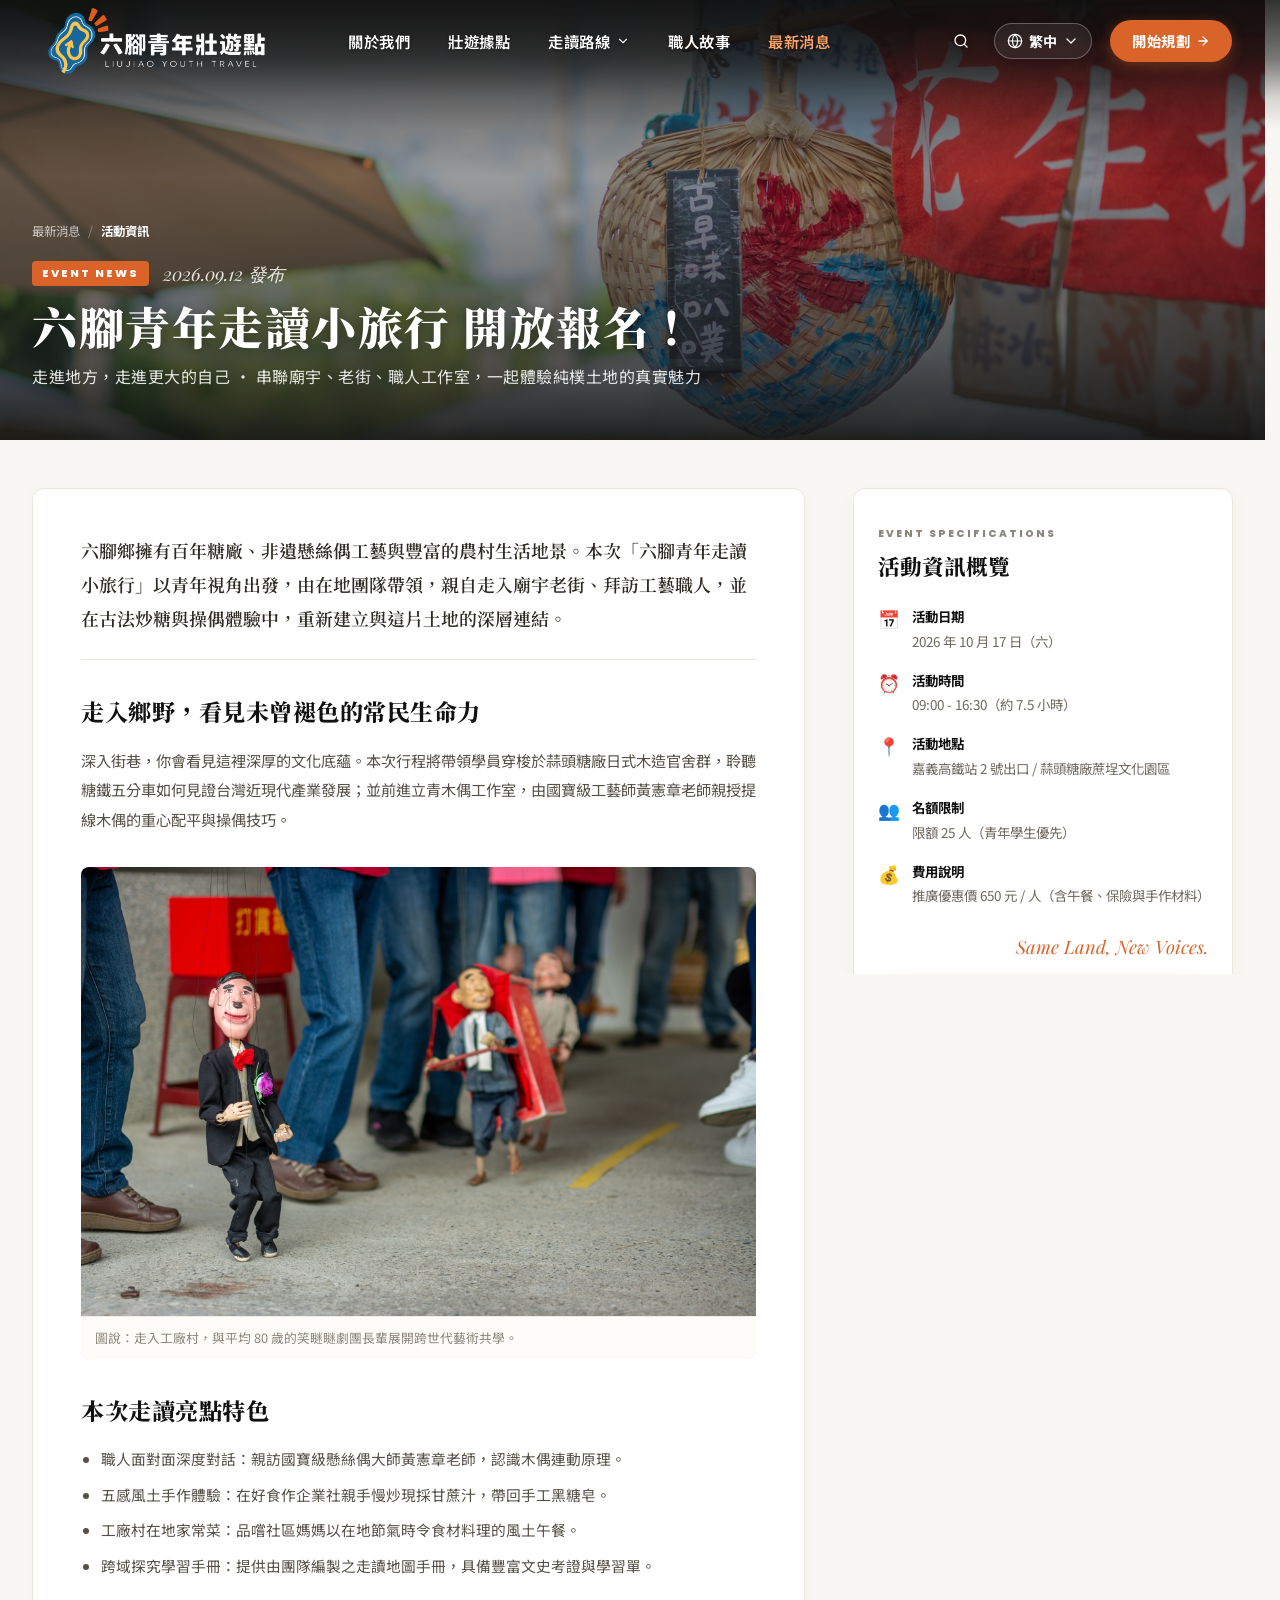
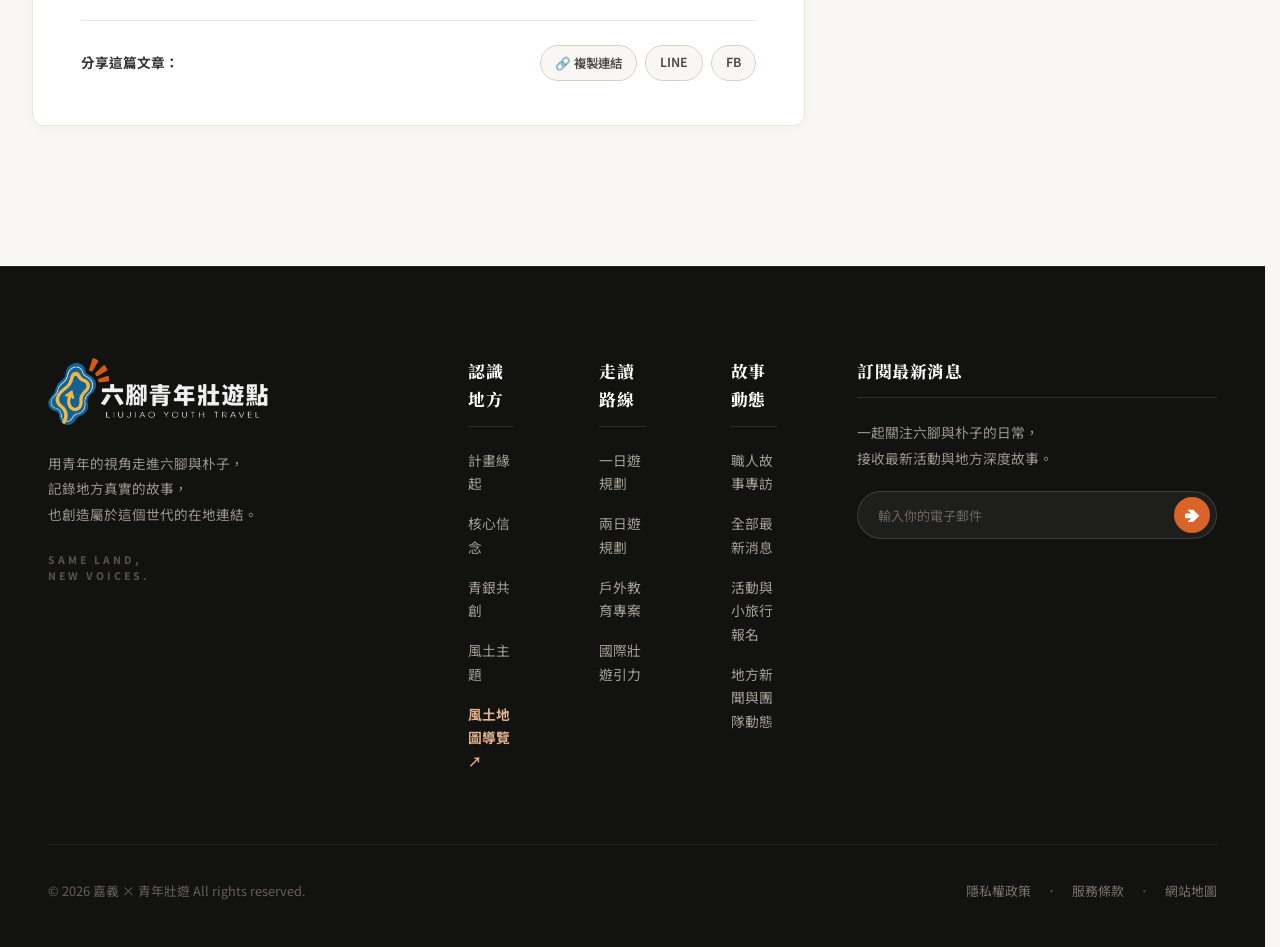
<file: news-detail.html>
<!DOCTYPE html>
<html lang="zh-TW">
<head>
    <meta charset="UTF-8">
    <meta name="viewport" content="width=device-width, initial-scale=1.0">
    <title>六腳青年走讀小旅行 開放報名！ ｜ 最新消息 ｜ 嘉義青年壯遊</title>
    
    <link rel="stylesheet" href="css/common.css">
    <link rel="stylesheet" href="css/news-detail.css">

    <!-- 典雅字體引入 -->
    <link rel="preconnect" href="https://fonts.googleapis.com">
    <link rel="preconnect" href="https://fonts.gstatic.com" crossorigin>
    <link href="https://fonts.googleapis.com/css2?family=Bodoni+Moda:ital,opsz,wght@0,6..96,700..900;1,6..96,400..700&family=Noto+Serif+TC:wght@400;600;700;900&family=Noto+Sans+TC:wght@300;400;500;700&family=Playfair+Display:ital,wght@0,700;0,900;1,400;1,600&family=Poppins:wght@500;600;700;800&display=swap" rel="stylesheet">
</head>
<body class="news-detail-page">

<!-- 頂部黑漸層護欄 -->
<div class="site-top-gradient-backdrop"></div>

<!-- ==================== 全域標準頂部導覽列 ==================== -->
<header class="site-header" id="siteHeader">
    <div class="nav-container">
        
        <a href="index.html" class="nav-brand" aria-label="六腳青年壯遊首頁">
            <img src="assets/logo-white.png" alt="六腳青年壯遊點" class="nav-logo-img logo-white">
            <img src="assets/logo-black.png" alt="六腳青年壯遊點" class="nav-logo-img logo-black">
        </a>

        <!-- 核心導覽選單 -->
        <nav class="nav-menu" id="navMenu">
            <ul class="nav-list">
                <li class="nav-item">
                    <a href="about.html" class="nav-link" data-i18n="nav_about">關於我們</a>
                </li>
                <li class="nav-item">
                    <a href="spots.html" class="nav-link" data-i18n="nav_spots">壯遊據點</a>
                </li>
                <li class="nav-item nav-has-dropdown">
                    <a href="itinerary.html" class="nav-link nav-dropdown-trigger">
                        <span data-i18n="nav_routes">走讀路線</span>
                        <svg class="nav-icon-svg nav-chevron-icon" viewBox="0 0 24 24" fill="none" stroke="currentColor" stroke-width="2" stroke-linecap="round" stroke-linejoin="round">
                            <polyline points="6 9 12 15 18 9"></polyline>
                        </svg>
                    </a>
                    <ul class="nav-dropdown-menu">
                        <li>
                            <a href="itinerary-detail.html" class="dropdown-link">
                                <span class="route-badge">1 DAY</span>
                                <div>
                                    <strong data-i18n="route_1day">一日遊規劃</strong>
                                    <small data-i18n="route_1day_sub">工藝、老街、科技等 A~F 方案</small>
                                </div>
                            </a>
                        </li>
                        <li>
                            <a href="twoday-detail.html" class="dropdown-link">
                                <span class="route-badge">2 DAYS</span>
                                <div>
                                    <strong data-i18n="route_2day">兩日遊規劃</strong>
                                    <small data-i18n="route_2day_sub">工廠村寄宿與雙城深度慢活</small>
                                </div>
                            </a>
                        </li>
                        <li>
                            <a href="outdoor-detail.html" class="dropdown-link">
                                <span class="route-badge">EDU</span>
                                <div>
                                    <strong data-i18n="route_edu">戶外教育專案</strong>
                                    <small data-i18n="route_edu_sub">嘉禮有糖：高中職探究與青銀共創</small>
                                </div>
                            </a>
                        </li>
                        <li>
                            <a href="global-detail.html" class="dropdown-link">
                                <span class="route-badge">GLOBAL</span>
                                <div>
                                    <strong data-i18n="route_global">國際壯遊引力</strong>
                                    <small data-i18n="route_global_sub">來嘉，有藝思：外語學伴與雙偶文化</small>
                                </div>
                            </a>
                        </li>
                    </ul>
                </li>
                <li class="nav-item">
                    <a href="journal.html" class="nav-link" data-i18n="nav_journal">職人故事</a>
                </li>
                <li class="nav-item">
                    <a href="news.html" class="nav-link active" data-i18n="nav_news">最新消息</a>
                </li>
            </ul>
        </nav>

        <!-- 右側功能操作區 -->
        <div class="nav-actions">
            <button class="nav-action-btn" id="navSearchBtn" aria-label="搜尋">
                <svg class="nav-icon-svg" viewBox="0 0 24 24" fill="none" stroke="currentColor" stroke-width="2" stroke-linecap="round" stroke-linejoin="round">
                    <circle cx="11" cy="11" r="8"></circle>
                    <line x1="21" y1="21" x2="16.65" y2="16.65"></line>
                </svg>
            </button>
            
            <div class="lang-dropdown-wrapper" id="langDropdownWrapper">
                <button class="nav-lang-btn" id="langBtn" aria-expanded="false">
                    <svg class="nav-icon-svg nav-globe-icon" viewBox="0 0 24 24" fill="none" stroke="currentColor" stroke-width="1.8" stroke-linecap="round" stroke-linejoin="round">
                        <circle cx="12" cy="12" r="10"></circle>
                        <line x1="2" y1="12" x2="22" y2="12"></line>
                        <path d="M12 2a15.3 15.3 0 0 1 4 10 15.3 15.3 0 0 1-4 10 15.3 15.3 0 0 1-4-10 15.3 15.3 0 0 1 4-10z"></path>
                    </svg>
                    <span id="currentLangLabel">繁中</span>
                    <svg class="nav-icon-svg nav-caret-icon" viewBox="0 0 24 24" fill="none" stroke="currentColor" stroke-width="2" stroke-linecap="round" stroke-linejoin="round">
                        <polyline points="6 9 12 15 18 9"></polyline>
                    </svg>
                </button>
                <ul class="lang-dropdown-menu" id="langMenu">
                    <li><button type="button" class="lang-option active" data-lang="zh-TW">繁體中文</button></li>
                    <li><button type="button" class="lang-option" data-lang="en">English</button></li>
                    <li><button type="button" class="lang-option" data-lang="ja">日本語</button></li>
                    <li><button type="button" class="lang-option" data-lang="vi">Tiếng Việt</button></li>
                </ul>
            </div>

            <a href="contact.html" class="nav-btn-cta">
                <span data-i18n="nav_cta">開始規劃</span>
                <svg class="nav-icon-svg nav-cta-arrow" viewBox="0 0 24 24" fill="none" stroke="currentColor" stroke-width="2" stroke-linecap="round" stroke-linejoin="round">
                    <line x1="5" y1="12" x2="19" y2="12"></line>
                    <polyline points="12 5 19 12 12 19"></polyline>
                </svg>
            </a>
        </div>

    </div>
</header>

<!-- 區塊 1：Hero 橫幅 -->
<section class="compact-hero-banner">
    <div class="compact-hero-bg">
        <img src="assets/水道頭文創聚落.jpg" alt="新聞封面" class="compact-bg-img" id="newsHeroBg">
        <div class="compact-scrim-overlay"></div>
    </div>
    <div class="compact-hero-container">
        <nav class="detail-breadcrumbs-light" aria-label="麵包屑">
            <a href="news.html">最新消息</a>
            <span class="crumb-divider">/</span>
            <span class="crumb-current" id="newsCrumbCurrent">活動資訊</span>
        </nav>
        <div class="compact-hero-text">
            <div class="compact-eyebrow-line">
                <span class="compact-badge-tag" id="newsBadgeTag">EVENT NEWS</span>
                <span class="compact-script-note" id="newsDateNote">2026.09.12 發布</span>
            </div>
            <h1 class="compact-main-title" id="newsMainTitle">載入中...</h1>
            <p class="compact-sub-slogan" id="newsSubSlogan"></p>
        </div>
    </div>
</section>

<!-- 區塊 2：主閱讀區 -->
<main class="news-detail-stage">
    <div class="news-article-layout">
        <article class="news-article-content">
            <p class="news-lead-paragraph" id="newsLeadPara"></p>
            <div id="newsSectionsContainer"></div>

            <div class="article-share-bar">
                <span class="share-title">分享這篇文章：</span>
                <div class="share-btns-group">
                    <button class="btn-share-icon" onclick="navigator.clipboard.writeText(window.location.href); alert('文章連結已複製！');">🔗 複製連結</button>
                    <a href="https://line.me/" target="_blank" class="btn-share-icon">LINE</a>
                    <a href="https://facebook.com/" target="_blank" class="btn-share-icon">FB</a>
                </div>
            </div>
        </article>

        <!-- 右側側邊欄 -->
        <aside class="news-sidebar-col" id="newsSidebarContent"></aside>
    </div>

</main>

<!-- ==================== 全站統一高級頁尾 ==================== -->
<footer class="site-global-footer">
    <div class="footer-container">
        <div class="footer-main-grid">

            <div class="footer-brand-col">
                <a href="index.html" class="footer-brand-header" aria-label="六腳青年壯遊首頁">
                    <img src="assets/logo-white.png" alt="六腳青年壯遊點" class="footer-logo-img">
                </a>
                <p class="footer-brand-desc">
                    用青年的視角走進六腳與朴子，<br>記錄地方真實的故事，<br>也創造屬於這個世代的在地連結。
                </p>
                <div class="footer-brand-stamp">
                    <span>SAME LAND,</span>
                    <span>NEW VOICES.</span>
                </div>
            </div>

            <div class="footer-nav-columns">
                <div class="footer-nav-col">
                    <div class="col-header-wrap"><h4 class="nav-col-title">認識地方</h4></div>
                    <ul class="nav-link-list">
                        <li><a href="about.html">計畫緣起</a></li>
                        <li><a href="about.html">核心信念</a></li>
                        <li><a href="about.html">青銀共創</a></li>
                        <li><a href="about.html">風土主題</a></li>
                        <li><a href="spots.html" class="highlight-link">風土地圖導覽 ↗</a></li>
                    </ul>
                </div>

                <div class="footer-nav-col">
                    <div class="col-header-wrap"><h4 class="nav-col-title">走讀路線</h4></div>
                    <ul class="nav-link-list">
                        <li><a href="itinerary-detail.html">一日遊規劃</a></li>
                        <li><a href="twoday-detail.html">兩日遊規劃</a></li>
                        <li><a href="outdoor-detail.html">戶外教育專案</a></li>
                        <li><a href="global-detail.html">國際壯遊引力</a></li>
                    </ul>
                </div>

                <div class="footer-nav-col">
                    <div class="col-header-wrap"><h4 class="nav-col-title">故事動態</h4></div>
                    <ul class="nav-link-list">
                        <li><a href="journal.html">職人故事專訪</a></li>
                        <li><a href="news.html">全部最新消息</a></li>
                        <li><a href="news.html">活動與小旅行報名</a></li>
                        <li><a href="news.html">地方新聞與團隊動態</a></li>
                    </ul>
                </div>
            </div>

            <div class="footer-subscribe-col">
                <div class="col-header-wrap"><h4 class="subscribe-col-title">訂閱最新消息</h4></div>
                <p class="subscribe-desc">一起關注六腳與朴子的日常，<br>接收最新活動與地方深度故事。</p>
                <form class="footer-subscribe-box" onsubmit="event.preventDefault(); alert('感謝您的訂閱！');">
                    <input type="email" placeholder="輸入你的電子郵件" required autocomplete="email">
                    <button type="submit" class="btn-sub-send" aria-label="確認訂閱">➔</button>
                </form>
            </div>

        </div>

        <div class="footer-legal-bar">
            <p class="copyright-text">© 2026 嘉義 × 青年壯遊 All rights reserved.</p>
            <div class="legal-links">
                <a href="#">隱私權政策</a><span class="dot">·</span>
                <a href="#">服務條款</a><span class="dot">·</span>
                <a href="#">網站地圖</a>
            </div>
        </div>
    </div>
</footer>

<!-- 頁尾結尾前引入腳本 -->
<script src="js/common.js"></script>
<script src="js/news-data.js"></script>
<script src="js/news-detail.js"></script>
</body>
</html>
</file>
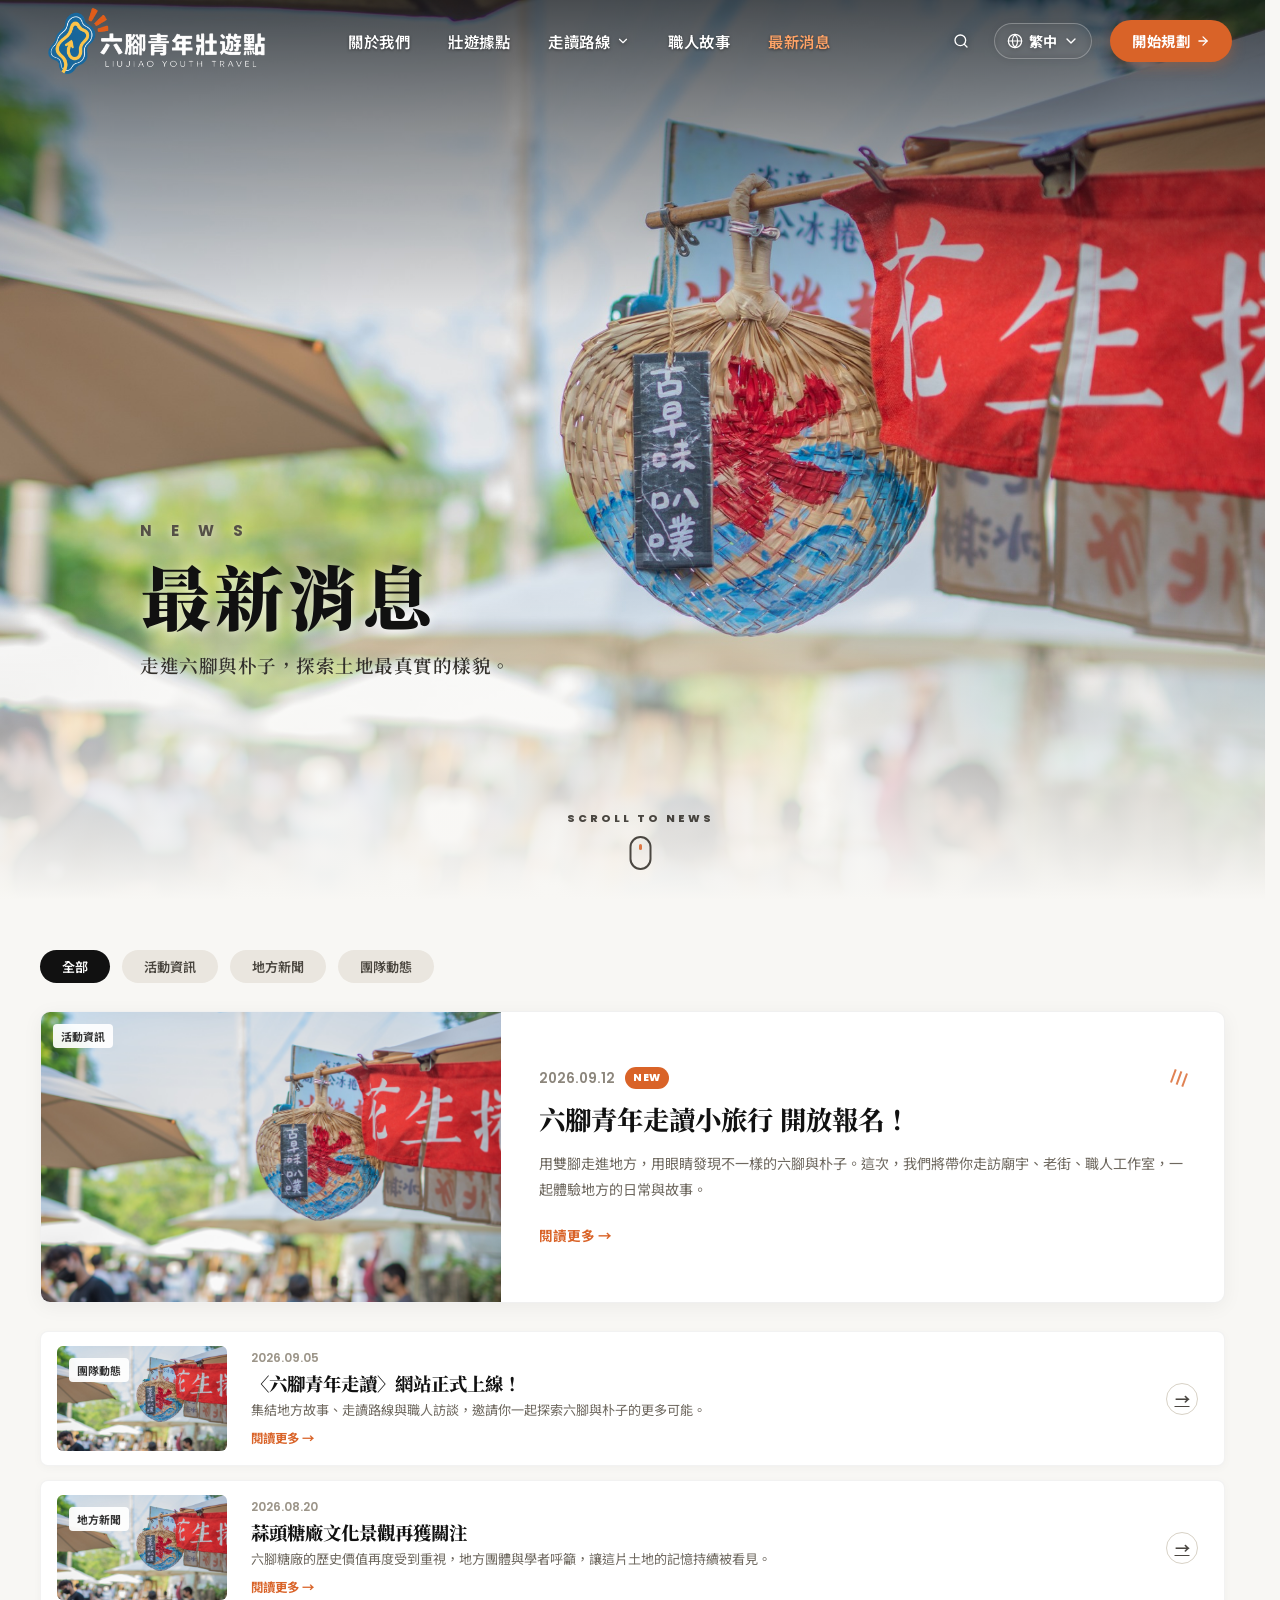
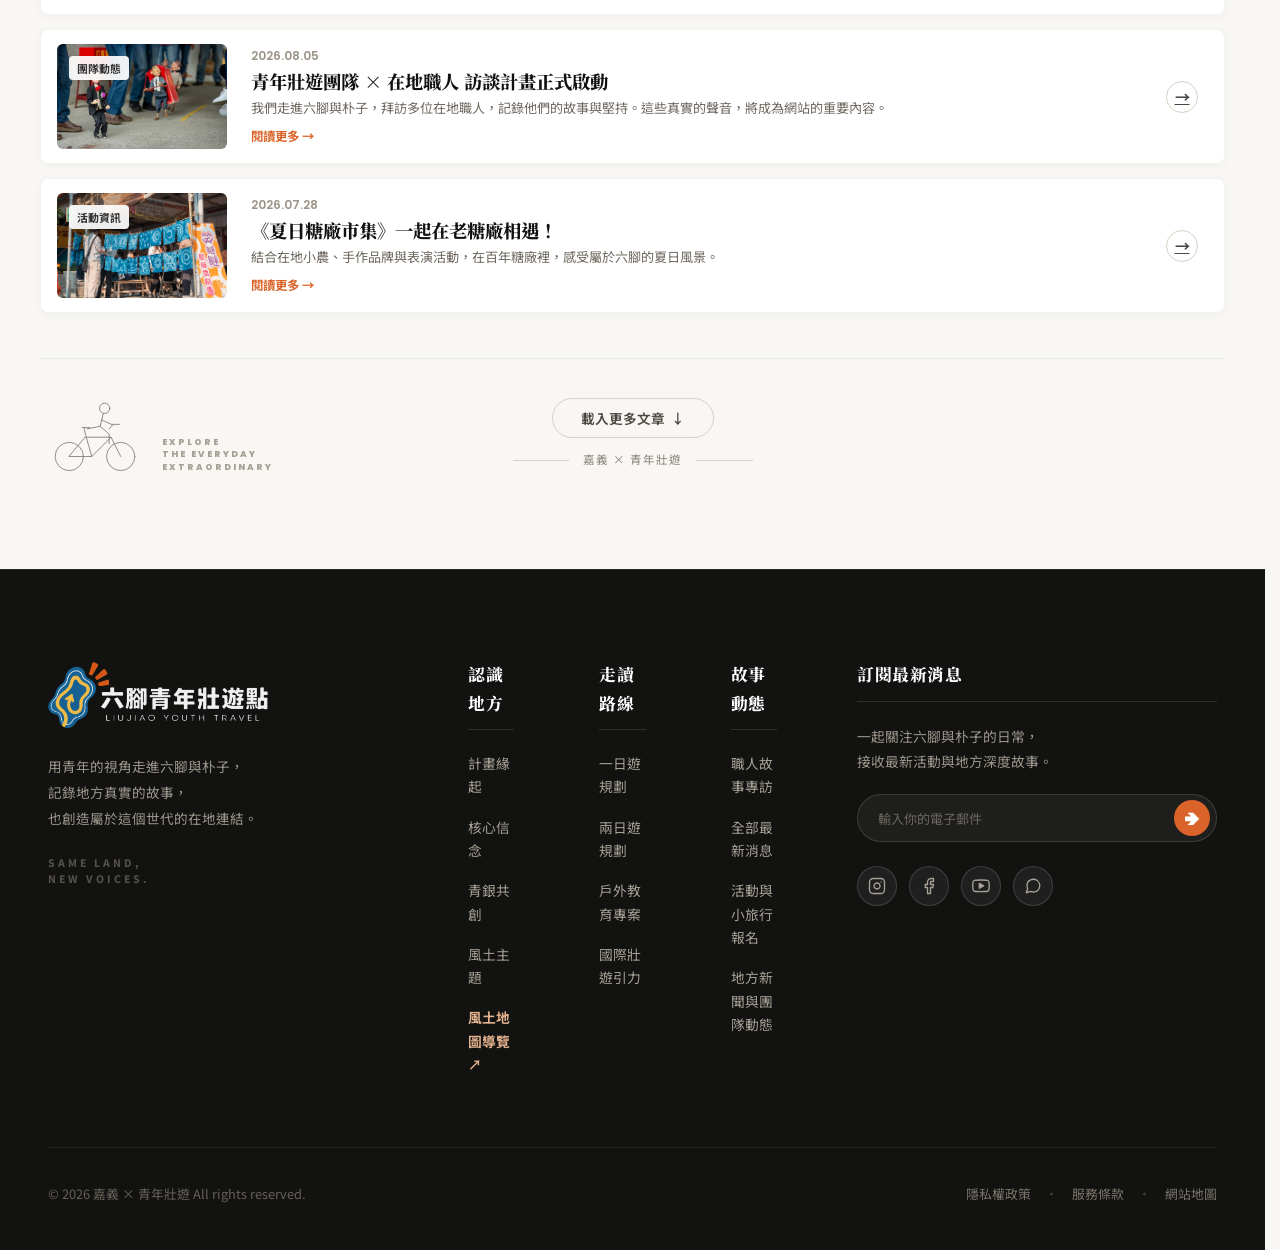
<file: news.html>
<!DOCTYPE html>
<html lang="zh-TW">
<head>
    <meta charset="UTF-8">
    <meta name="viewport" content="width=device-width, initial-scale=1.0">
    <title>最新消息 ｜ 嘉義青年壯遊 ‧ 搜集文化好時光</title>
    
    <link rel="stylesheet" href="css/common.css">
    <link rel="stylesheet" href="css/news.css">

    <!-- 字體引入 -->
    <link rel="preconnect" href="https://fonts.googleapis.com">
    <link rel="preconnect" href="https://fonts.gstatic.com" crossorigin>
    <link href="https://fonts.googleapis.com/css2?family=Bodoni+Moda:ital,opsz,wght@0,6..96,700..900;1,6..96,400..700&family=Noto+Serif+TC:wght@400;600;700;900&family=Noto+Sans+TC:wght@300;400;500;700&family=Playfair+Display:ital,wght@0,700;0,900;1,400;1,600&family=Poppins:wght@500;600;700;800&display=swap" rel="stylesheet">
</head>
<body class="news-page-body">

<!-- ==================== 全域標準頂部導覽列 (Iconstack 圖標整合版) ==================== -->
<header class="site-header" id="siteHeader">
    <div class="nav-container">
        
<a href="index.html" class="nav-brand" aria-label="六腳青年壯遊首頁">
    <img src="assets/logo-white.png" alt="六腳青年壯遊點" class="nav-logo-img logo-white">
    <img src="assets/logo-black.png" alt="六腳青年壯遊點" class="nav-logo-img logo-black">
</a>

        <!-- 核心導覽選單 -->
        <nav class="nav-menu" id="navMenu">
            <ul class="nav-list">
                <li class="nav-item">
                    <a href="about.html" class="nav-link" data-i18n="nav_about">關於我們</a>
                </li>
                <li class="nav-item">
                    <a href="spots.html" class="nav-link" data-i18n="nav_spots">壯遊據點</a>
                </li>
                <li class="nav-item nav-has-dropdown">
                    <a href="itinerary.html" class="nav-link nav-dropdown-trigger">
                        <span data-i18n="nav_routes">走讀路線</span>
                        <!-- Iconstack Chevron Down -->
                        <svg class="nav-icon-svg nav-chevron-icon" viewBox="0 0 24 24" fill="none" stroke="currentColor" stroke-width="2" stroke-linecap="round" stroke-linejoin="round">
                            <polyline points="6 9 12 15 18 9"></polyline>
                        </svg>
                    </a>
                    <ul class="nav-dropdown-menu">
                        <li>
                            <a href="itinerary-detail.html" class="dropdown-link">
                                <span class="route-badge">1 DAY</span>
                                <div>
                                    <strong data-i18n="route_1day">一日遊規劃</strong>
                                    <small data-i18n="route_1day_sub">工藝、老街、科技等 A~F 方案</small>
                                </div>
                            </a>
                        </li>
                        <li>
                            <a href="twoday-detail.html" class="dropdown-link">
                                <span class="route-badge">2 DAYS</span>
                                <div>
                                    <strong data-i18n="route_2day">兩日遊規劃</strong>
                                    <small data-i18n="route_2day_sub">工廠村寄宿與雙城深度慢活</small>
                                </div>
                            </a>
                        </li>
                        <li>
                            <a href="outdoor-detail.html" class="dropdown-link">
                                <span class="route-badge">EDU</span>
                                <div>
                                    <strong data-i18n="route_edu">戶外教育專案</strong>
                                    <small data-i18n="route_edu_sub">嘉禮有糖：高中職探究與青銀共創</small>
                                </div>
                            </a>
                        </li>
                        <li>
                            <a href="global-detail.html" class="dropdown-link">
                                <span class="route-badge">GLOBAL</span>
                                <div>
                                    <strong data-i18n="route_global">國際壯遊引力</strong>
                                    <small data-i18n="route_global_sub">來嘉，有藝思：外語學伴與雙偶文化</small>
                                </div>
                            </a>
                        </li>
                    </ul>
                </li>
                <li class="nav-item">
                    <a href="journal.html" class="nav-link" data-i18n="nav_journal">職人故事</a>
                </li>
                <li class="nav-item">
                    <a href="news.html" class="nav-link active" data-i18n="nav_news">最新消息</a>
                </li>
            </ul>
        </nav>

        <!-- 右側功能操作區 -->
        <div class="nav-actions">
            <!-- 搜尋按鈕 (Iconstack Search Icon) -->
            <button class="nav-action-btn" id="navSearchBtn" aria-label="搜尋">
                <svg class="nav-icon-svg" viewBox="0 0 24 24" fill="none" stroke="currentColor" stroke-width="2" stroke-linecap="round" stroke-linejoin="round">
                    <circle cx="11" cy="11" r="8"></circle>
                    <line x1="21" y1="21" x2="16.65" y2="16.65"></line>
                </svg>
            </button>
            
            <!-- 語言切換選單 (Iconstack Globe Icon) -->
            <div class="lang-dropdown-wrapper" id="langDropdownWrapper">
                <button class="nav-lang-btn" id="langBtn" aria-expanded="false">
                    <svg class="nav-icon-svg nav-globe-icon" viewBox="0 0 24 24" fill="none" stroke="currentColor" stroke-width="1.8" stroke-linecap="round" stroke-linejoin="round">
                        <circle cx="12" cy="12" r="10"></circle>
                        <line x1="2" y1="12" x2="22" y2="12"></line>
                        <path d="M12 2a15.3 15.3 0 0 1 4 10 15.3 15.3 0 0 1-4 10 15.3 15.3 0 0 1-4-10 15.3 15.3 0 0 1 4-10z"></path>
                    </svg>
                    <span id="currentLangLabel">繁中</span>
                    <svg class="nav-icon-svg nav-caret-icon" viewBox="0 0 24 24" fill="none" stroke="currentColor" stroke-width="2" stroke-linecap="round" stroke-linejoin="round">
                        <polyline points="6 9 12 15 18 9"></polyline>
                    </svg>
                </button>
                <ul class="lang-dropdown-menu" id="langMenu">
                    <li><button type="button" class="lang-option active" data-lang="zh-TW">繁體中文</button></li>
                    <li><button type="button" class="lang-option" data-lang="en">English</button></li>
                    <li><button type="button" class="lang-option" data-lang="ja">日本語</button></li>
                    <li><button type="button" class="lang-option" data-lang="vi">Tiếng Việt</button></li>
                </ul>
            </div>

            <!-- 右側行動呼籲按鈕 (Iconstack Arrow Right Icon) -->
            <a href="contact.html" class="nav-btn-cta">
                <span data-i18n="nav_cta">開始規劃</span>
                <svg class="nav-icon-svg nav-cta-arrow" viewBox="0 0 24 24" fill="none" stroke="currentColor" stroke-width="2" stroke-linecap="round" stroke-linejoin="round">
                    <line x1="5" y1="12" x2="19" y2="12"></line>
                    <polyline points="12 5 19 12 12 19"></polyline>
                </svg>
            </a>
        </div>

    </div>
</header>

<!-- ==================== 2. 全螢幕搜尋浮層 ==================== -->
<div class="search-overlay" id="searchOverlay">
    <button class="search-close-btn" id="searchCloseBtn" aria-label="關閉搜尋">✕</button>
    <div class="search-modal-inner">
        <span class="search-sub-title">SEARCH NEWS</span>
        <div class="search-box">
            <input type="text" id="globalSearchInput" placeholder="搜尋最新消息、活動資訊、地方故事..." autocomplete="off">
            <button class="search-submit-btn">搜尋</button>
        </div>
    </div>
</div>

<!-- ==================== 3. 首屏 100vh 滿版全景封面 (Hero Banner) ==================== -->
<section class="news-hero-full-banner" id="newsHero">
    <div class="hero-bg-layer">
        <img src="assets/水道頭文創聚落.jpg" alt="六腳朴子地方日常風景" class="hero-bg-img">
        <div class="hero-gradient-overlay"></div>
    </div>

    <div class="hero-content-inner">

        <!-- 標題文字主區塊 -->
        <div class="hero-heading-block">
            <span class="hero-eyebrow">N E W S</span>
            <h1 class="hero-main-title">最新消息</h1>
            <p class="hero-sub-slogan">走進六腳與朴子，探索土地最真實的樣貌。</p>
        </div>

    </div>

    <!-- 底部向下捲動提示 -->
    <a href="#newsMainStage" class="hero-scroll-indicator" aria-label="向下捲動探索最新消息">
        <span class="scroll-prompt-text">SCROLL TO NEWS</span>
        <div class="scroll-mouse-icon">
            <span class="scroll-wheel-dot"></span>
        </div>
    </a>
</section>

<!-- ==================== 4. 第二屏：最新消息主舞台 ==================== -->
<main class="news-main-stage" id="newsMainStage">

    <!-- 分類膠囊過濾標籤列 -->
    <nav class="news-filter-bar" aria-label="消息分類">
        <button class="news-pill-btn active" data-filter="ALL">全部</button>
        <button class="news-pill-btn" data-filter="ACTIVITY">活動資訊</button>
        <button class="news-pill-btn" data-filter="LOCAL">地方新聞</button>
        <button class="news-pill-btn" data-filter="TEAM">團隊動態</button>
    </nav>

    <!-- 主打置頂焦點大卡 (Featured News Card) -->
    <article class="news-featured-card" data-category="ACTIVITY">
        <div class="featured-media-col">
            <img src="assets/水道頭文創聚落.jpg" alt="六腳青年走讀小旅行">
            <span class="news-card-badge">活動資訊</span>
        </div>

        <div class="featured-content-col">
            <div class="featured-top-row">
                <div class="news-date-wrap">
                    <span class="news-date">2026.09.12</span>
                    <span class="news-new-badge">NEW</span>
                </div>
                <!-- 右上角紅色素描裝飾線 -->
                <div class="decor-red-strokes">
                    <span></span><span></span><span></span>
                </div>
            </div>

            <h3 class="featured-title">六腳青年走讀小旅行 開放報名！</h3>
            <p class="featured-desc">
                用雙腳走進地方，用眼睛發現不一樣的六腳與朴子。這次，我們將帶你走訪廟宇、老街、職人工作室，一起體驗地方的日常與故事。
            </p>
            <a href="news-detail.html?id=1" class="news-read-more-link">閱讀更多 →</a>
        </div>
    </article>

    <!-- 一般消息列表 (List Items) -->
    <section class="news-articles-list" id="newsList">

        <!-- 消息 01 (網站正式上線) -->
        <article class="news-list-row" data-category="TEAM" onclick="window.location.href='news-detail.html?id=2'" style="cursor: pointer;">
            <div class="row-thumb-box">
                <img src="assets/水道頭文創聚落.jpg" alt="六腳青年走讀 網站正式上線">
                <span class="news-card-badge">團隊動態</span>
            </div>
            <div class="row-content-box">
                <span class="row-date">2026.09.05</span>
                <h4 class="row-title">〈六腳青年走讀〉網站正式上線！</h4>
                <p class="row-desc">集結地方故事、走讀路線與職人訪談，邀請你一起探索六腳與朴子的更多可能。</p>
                <a href="news-detail.html?id=2" class="row-link">閱讀更多 →</a>
            </div>
            <a href="news-detail.html?id=2" class="row-circle-arrow" aria-label="閱讀文章">→</a>
        </article>

        <!-- 消息 02 (糖廠文化景觀) -->
        <article class="news-list-row" data-category="LOCAL" onclick="window.location.href='news-detail.html?id=3'" style="cursor: pointer;">
            <div class="row-thumb-box">
                <img src="assets/水道頭文創聚落.jpg" alt="蒜頭糖廠文化景觀再獲關注">
                <span class="news-card-badge">地方新聞</span>
            </div>
            <div class="row-content-box">
                <span class="row-date">2026.08.20</span>
                <h4 class="row-title">蒜頭糖廠文化景觀再獲關注</h4>
                <p class="row-desc">六腳糖廠的歷史價值再度受到重視，地方團體與學者呼籲，讓這片土地的記憶持續被看見。</p>
                <a href="news-detail.html?id=3" class="row-link">閱讀更多 →</a>
            </div>
            <a href="news-detail.html?id=3" class="row-circle-arrow" aria-label="閱讀文章">→</a>
        </article>

        <!-- 消息 03 (職人訪談計畫) -->
        <article class="news-list-row" data-category="TEAM" onclick="window.location.href='news-detail.html?id=4'" style="cursor: pointer;">
            <div class="row-thumb-box">
                <img src="assets/笑咪咪懸絲偶劇團.jpg" alt="青年壯遊團隊 × 在地職人 訪談計畫啟動">
                <span class="news-card-badge">團隊動態</span>
            </div>
            <div class="row-content-box">
                <span class="row-date">2026.08.05</span>
                <h4 class="row-title">青年壯遊團隊 × 在地職人 訪談計畫正式啟動</h4>
                <p class="row-desc">我們走進六腳與朴子，拜訪多位在地職人，記錄他們的故事與堅持。這些真實的聲音，將成為網站的重要內容。</p>
                <a href="news-detail.html?id=4" class="row-link">閱讀更多 →</a>
            </div>
            <a href="news-detail.html?id=4" class="row-circle-arrow" aria-label="閱讀文章">→</a>
        </article>

        <!-- 消息 04 (夏日糖廠市集) -->
        <article class="news-list-row" data-category="ACTIVITY" onclick="window.location.href='news-detail.html?id=5'" style="cursor: pointer;">
            <div class="row-thumb-box">
                <img src="assets/藍染體驗.jpg" alt="夏日糖廠市集 一起在老糖廠相遇">
                <span class="news-card-badge">活動資訊</span>
            </div>
            <div class="row-content-box">
                <span class="row-date">2026.07.28</span>
                <h4 class="row-title">《夏日糖廠市集》一起在老糖廠相遇！</h4>
                <p class="row-desc">結合在地小農、手作品牌與表演活動，在百年糖廠裡，感受屬於六腳的夏日風景。</p>
                <a href="news-detail.html?id=5" class="row-link">閱讀更多 →</a>
            </div>
            <a href="news-detail.html?id=5" class="row-circle-arrow" aria-label="閱讀文章">→</a>
        </article>

    </section>

    <!-- 底部手繪與功能收尾 (騎車速寫 ＋ 載入按鈕 ＋ 手寫金句) -->
    <div class="news-tail-section">
        
        <!-- 左側單車速寫 -->
        <div class="tail-sketch-col">
            <svg class="biking-sketch-svg" viewBox="0 0 160 140" fill="none" stroke="#686359" stroke-width="1.3" stroke-linecap="round" stroke-linejoin="round">
                <circle cx="40" cy="105" r="22" />
                <circle cx="120" cy="105" r="22" />
                <path d="M40 105 L 75 105 L 105 75 L 65 75 Z" />
                <path d="M75 105 L 65 70 L 63 60" />
                <path d="M105 75 L 120 105" />
                <path d="M102 62 L 108 55 L 118 55" />
                <path d="M60 60 L 72 60" />
                <circle cx="95" cy="30" r="8" />
                <path d="M93 38 L 88 58 L 68 62" />
                <path d="M88 58 L 102 70 L 102 85" />
                <path d="M90 48 L 108 56" />
            </svg>
            <span class="sketch-en-tag">EXPLORE<br>THE EVERYDAY<br>EXTRAORDINARY</span>
        </div>

        <!-- 中間載入更多與品牌裝飾線 -->
        <div class="tail-action-col">
            <button class="btn-load-more-news" id="btnLoadMoreNews">
                載入更多文章 <span class="arrow-down">↓</span>
            </button>
            <div class="tail-brand-divider">
                <span>嘉義 × 青年壯遊</span>
            </div>
        </div>

    </div>

</main>

<!-- ==================== 6. 全站統一高級頁尾 ==================== -->
<footer class="site-global-footer">
    <div class="footer-container">
        <div class="footer-main-grid">

            <!-- 1. 左側品牌欄 -->
            <div class="footer-brand-col">
                <a href="index.html" class="footer-brand-header" aria-label="六腳青年壯遊首頁">
                    <img src="assets/logo-white.png" alt="六腳青年壯遊點" class="footer-logo-img">
                </a>

                <p class="footer-brand-desc">
                    用青年的視角走進六腳與朴子，<br>
                    記錄地方真實的故事，<br>
                    也創造屬於這個世代的在地連結。
                </p>

                <div class="footer-brand-stamp">
                    <span>SAME LAND,</span>
                    <span>NEW VOICES.</span>
                </div>
            </div>

            <!-- 2. 中間三大導覽欄位 -->
            <div class="footer-nav-columns">
                
                <!-- 欄位 1: 認識地方 -->
                <div class="footer-nav-col">
                    <div class="col-header-wrap">
                        <h4 class="nav-col-title">認識地方</h4>
                    </div>
                    <ul class="nav-link-list">
                        <li><a href="about.html">計畫緣起</a></li>
                        <li><a href="about.html">核心信念</a></li>
                        <li><a href="about.html">青銀共創</a></li>
                        <li><a href="about.html">風土主題</a></li>
                        <li><a href="spots.html" class="highlight-link">風土地圖導覽 ↗</a></li>
                    </ul>
                </div>

                <!-- 欄位 2: 走讀路線 -->
                <div class="footer-nav-col">
                    <div class="col-header-wrap">
                        <h4 class="nav-col-title">走讀路線</h4>
                    </div>
                    <ul class="nav-link-list">
                        <li><a href="itinerary-detail.html">一日遊規劃</a></li>
                        <li><a href="twoday-detail.html">兩日遊規劃</a></li>
                        <li><a href="outdoor-detail.html">戶外教育專案</a></li>
                        <li><a href="global-detail.html">國際壯遊引力</a></li>
                    </ul>
                </div>

                <!-- 欄位 3: 故事與動態 -->
                <div class="footer-nav-col">
                    <div class="col-header-wrap">
                        <h4 class="nav-col-title">故事動態</h4>
                    </div>
                    <ul class="nav-link-list">
                        <li><a href="journal.html">職人故事專訪</a></li>
                        <li><a href="news.html">全部最新消息</a></li>
                        <li><a href="news.html">活動與小旅行報名</a></li>
                        <li><a href="news.html">地方新聞與團隊動態</a></li>
                    </ul>
                </div>

            </div>

            <!-- 3. 右側訂閱與社群 -->
            <div class="footer-subscribe-col">
                <div class="col-header-wrap">   
                    <h4 class="subscribe-col-title">訂閱最新消息</h4>
                </div>
                <p class="subscribe-desc">一起關注六腳與朴子的日常，<br>接收最新活動與地方深度故事。</p>

                <form class="footer-subscribe-box" onsubmit="event.preventDefault(); alert('感謝您的訂閱！');">
                    <input type="email" placeholder="輸入你的電子郵件" required autocomplete="email">
                    <button type="submit" class="btn-sub-send" aria-label="確認訂閱">➔</button>
                </form>

<div class="footer-social-row">
    <!-- Instagram -->
    <a href="https://www.instagram.com/ncyu_tcrc_/" target="_blank" rel="noopener noreferrer" class="social-btn" aria-label="Instagram">
        <svg class="social-icon-svg" viewBox="0 0 24 24" fill="none" stroke="currentColor" stroke-width="1.8" stroke-linecap="round" stroke-linejoin="round">
            <rect x="2" y="2" width="20" height="20" rx="5" ry="5"></rect>
            <path d="M16 11.37A4 4 0 1 1 12.63 8 4 4 0 0 1 16 11.37z"></path>
            <line x1="17.5" y1="6.5" x2="17.51" y2="6.5"></line>
        </svg>
    </a>

    <!-- Facebook -->
    <a href="https://www.facebook.com/" target="_blank" rel="noopener noreferrer" class="social-btn" aria-label="Facebook">
        <svg class="social-icon-svg" viewBox="0 0 24 24" fill="none" stroke="currentColor" stroke-width="1.8" stroke-linecap="round" stroke-linejoin="round">
            <path d="M18 2h-3a5 5 0 0 0-5 5v3H7v4h3v8h4v-8h3l1-4h-4V7a1 1 0 0 1 1-1h3z"></path>
        </svg>
    </a>

    <!-- YouTube -->
    <a href="https://www.youtube.com/" target="_blank" rel="noopener noreferrer" class="social-btn" aria-label="YouTube">
        <svg class="social-icon-svg" viewBox="0 0 24 24" fill="none" stroke="currentColor" stroke-width="1.8" stroke-linecap="round" stroke-linejoin="round">
            <path d="M22.54 6.42a2.78 2.78 0 0 0-1.94-2C18.88 4 12 4 12 4s-6.88 0-8.6.46a2.78 2.78 0 0 0-1.94 2A29 29 0 0 0 1 11.75a29 29 0 0 0 .46 5.33A2.78 2.78 0 0 0 3.4 19c1.72.46 8.6.46 8.6.46s6.88 0 8.6-.46a2.78 2.78 0 0 0 1.94-2 29 29 0 0 0 .46-5.25 29 29 0 0 0-.46-5.33z"></path>
            <polygon points="9.75 15.02 15.5 11.75 9.75 8.48 9.75 15.02" fill="currentColor"></polygon>
        </svg>
    </a>

    <!-- LINE (通訊對話氣泡) -->
    <a href="https://line.me/" target="_blank" rel="noopener noreferrer" class="social-btn" aria-label="LINE">
        <svg class="social-icon-svg" viewBox="0 0 24 24" fill="none" stroke="currentColor" stroke-width="1.8" stroke-linecap="round" stroke-linejoin="round">
            <path d="M21 11.5a8.38 8.38 0 0 1-.9 3.8 8.5 8.5 0 0 1-7.6 4.7 8.38 8.38 0 0 1-3.8-.9L3 21l1.9-5.7a8.38 8.38 0 0 1-.9-3.8 8.5 8.5 0 0 1 4.7-7.6 8.38 8.38 0 0 1 3.8-.9h.5a8.48 8.48 0 0 1 8 8v.5z"></path>
        </svg>
    </a>
</div>
            </div>

        </div>

        <!-- 4. 底部版權與法律條款 -->
        <div class="footer-legal-bar">
            <p class="copyright-text">© 2026 嘉義 × 青年壯遊 All rights reserved.</p>
            <div class="legal-links">
                <a href="#">隱私權政策</a>
                <span class="dot">·</span>
                <a href="#">服務條款</a>
                <span class="dot">·</span>
                <a href="#">網站地圖</a>
            </div>
        </div>
    </div>
</footer>

<script src="js/common.js"></script>
<script>
    document.addEventListener('DOMContentLoaded', () => {
        const filterBtns = document.querySelectorAll('.news-pill-btn');
        const featuredCard = document.querySelector('.news-featured-card');
        const rows = document.querySelectorAll('.news-list-row');

        filterBtns.forEach(btn => {
            btn.addEventListener('click', () => {
                filterBtns.forEach(b => b.classList.remove('active'));
                btn.classList.add('active');

                const filter = btn.getAttribute('data-filter');

                if (featuredCard) {
                    featuredCard.style.display = (filter === 'ALL' || featuredCard.getAttribute('data-category') === filter) ? '' : 'none';
                }

                rows.forEach(row => {
                    row.style.display = (filter === 'ALL' || row.getAttribute('data-category') === filter) ? '' : 'none';
                });
            });
        });
    });
</script>
</body>
</html>
</file>
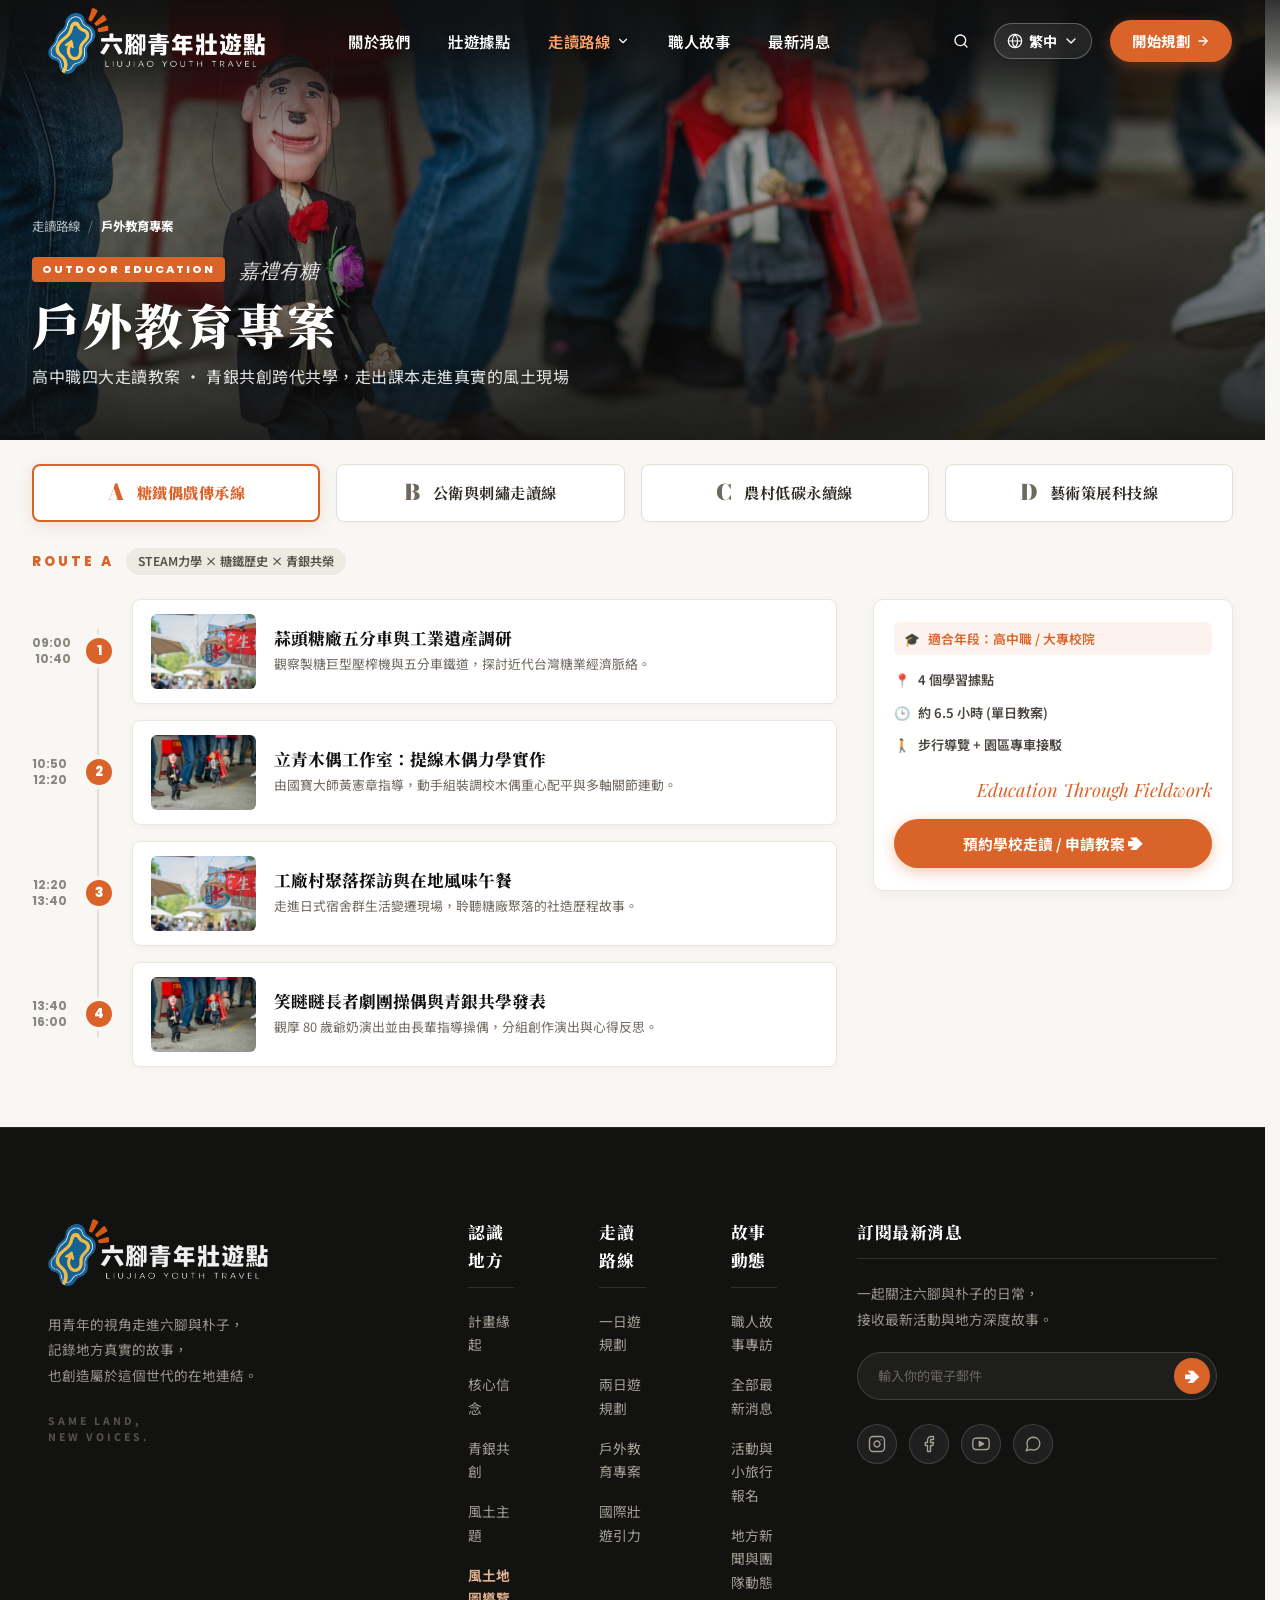
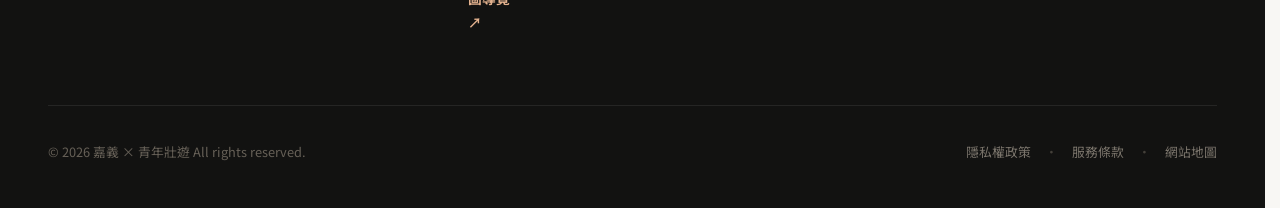
<file: outdoor-detail.html>
<!DOCTYPE html>
<html lang="zh-TW">
<head>
    <meta charset="UTF-8">
    <meta name="viewport" content="width=device-width, initial-scale=1.0">
    <title>戶外教育專案 ｜ 走讀路線 ｜ 嘉義青年壯遊</title>
    
    <link rel="stylesheet" href="css/common.css">
    <link rel="stylesheet" href="css/outdoor-detail.css">

    <!-- 典雅字體引入 -->
    <link rel="preconnect" href="https://fonts.googleapis.com">
    <link rel="preconnect" href="https://fonts.gstatic.com" crossorigin>
    <link href="https://fonts.googleapis.com/css2?family=Bodoni+Moda:ital,opsz,wght@0,6..96,700..900;1,6..96,400..700&family=Noto+Serif+TC:wght@400;600;700;900&family=Noto+Sans+TC:wght@300;400;500;700&family=Playfair+Display:ital,wght@0,700;0,900;1,400;1,600&family=Poppins:wght@500;600;700;800&display=swap" rel="stylesheet">
    <style>
        /* 4 方案自適應欄位比例 */
        .scheme-tabs-grid.tabs-4 {
            grid-template-columns: repeat(4, 1fr) !important;
        }
        @media (max-width: 900px) {
            .scheme-tabs-grid.tabs-4 {
                grid-template-columns: repeat(2, 1fr) !important;
            }
        }
    </style>
</head>
<body class="itinerary-detail-page">

<!-- 頂部黑漸層護欄 -->
<div class="site-top-gradient-backdrop"></div>

<!-- ==================== 全域標準頂部導覽列 ==================== -->
<header class="site-header" id="siteHeader">
    <div class="nav-container">
        
        <a href="index.html" class="nav-brand" aria-label="六腳青年壯遊首頁">
            <img src="assets/logo-white.png" alt="六腳青年壯遊點" class="nav-logo-img logo-white">
            <img src="assets/logo-black.png" alt="六腳青年壯遊點" class="nav-logo-img logo-black">
        </a>

        <!-- 核心導覽選單 -->
        <nav class="nav-menu" id="navMenu">
            <ul class="nav-list">
                <li class="nav-item">
                    <a href="about.html" class="nav-link" data-i18n="nav_about">關於我們</a>
                </li>
                <li class="nav-item">
                    <a href="spots.html" class="nav-link" data-i18n="nav_spots">壯遊據點</a>
                </li>
                <li class="nav-item nav-has-dropdown">
                    <a href="itinerary.html" class="nav-link active nav-dropdown-trigger">
                        <span data-i18n="nav_routes">走讀路線</span>
                        <svg class="nav-icon-svg nav-chevron-icon" viewBox="0 0 24 24" fill="none" stroke="currentColor" stroke-width="2" stroke-linecap="round" stroke-linejoin="round">
                            <polyline points="6 9 12 15 18 9"></polyline>
                        </svg>
                    </a>
                    <ul class="nav-dropdown-menu">
                        <li>
                            <a href="itinerary-detail.html" class="dropdown-link">
                                <span class="route-badge">1 DAY</span>
                                <div>
                                    <strong data-i18n="route_1day">一日遊規劃</strong>
                                    <small data-i18n="route_1day_sub">工藝、老街、科技等 A~F 方案</small>
                                </div>
                            </a>
                        </li>
                        <li>
                            <a href="twoday-detail.html" class="dropdown-link">
                                <span class="route-badge">2 DAYS</span>
                                <div>
                                    <strong data-i18n="route_2day">兩日遊規劃</strong>
                                    <small data-i18n="route_2day_sub">工廠村寄宿與雙城深度慢活</small>
                                </div>
                            </a>
                        </li>
                        <li>
                            <a href="outdoor-detail.html" class="dropdown-link active">
                                <span class="route-badge">EDU</span>
                                <div>
                                    <strong data-i18n="route_edu">戶外教育專案</strong>
                                    <small data-i18n="route_edu_sub">嘉禮有糖：高中職探究與青銀共創</small>
                                </div>
                            </a>
                        </li>
                        <li>
                            <a href="global-detail.html" class="dropdown-link">
                                <span class="route-badge">GLOBAL</span>
                                <div>
                                    <strong data-i18n="route_global">國際壯遊引力</strong>
                                    <small data-i18n="route_global_sub">來嘉，有藝思：外語學伴與雙偶文化</small>
                                </div>
                            </a>
                        </li>
                    </ul>
                </li>
                <li class="nav-item">
                    <a href="journal.html" class="nav-link" data-i18n="nav_journal">職人故事</a>
                </li>
                <li class="nav-item">
                    <a href="news.html" class="nav-link" data-i18n="nav_news">最新消息</a>
                </li>
            </ul>
        </nav>

        <!-- 右側功能操作區 -->
        <div class="nav-actions">
            <button class="nav-action-btn" id="navSearchBtn" aria-label="搜尋">
                <svg class="nav-icon-svg" viewBox="0 0 24 24" fill="none" stroke="currentColor" stroke-width="2" stroke-linecap="round" stroke-linejoin="round">
                    <circle cx="11" cy="11" r="8"></circle>
                    <line x1="21" y1="21" x2="16.65" y2="16.65"></line>
                </svg>
            </button>
            
            <div class="lang-dropdown-wrapper" id="langDropdownWrapper">
                <button class="nav-lang-btn" id="langBtn" aria-expanded="false">
                    <svg class="nav-icon-svg nav-globe-icon" viewBox="0 0 24 24" fill="none" stroke="currentColor" stroke-width="1.8" stroke-linecap="round" stroke-linejoin="round">
                        <circle cx="12" cy="12" r="10"></circle>
                        <line x1="2" y1="12" x2="22" y2="12"></line>
                        <path d="M12 2a15.3 15.3 0 0 1 4 10 15.3 15.3 0 0 1-4 10 15.3 15.3 0 0 1-4-10 15.3 15.3 0 0 1 4-10z"></path>
                    </svg>
                    <span id="currentLangLabel">繁中</span>
                    <svg class="nav-icon-svg nav-caret-icon" viewBox="0 0 24 24" fill="none" stroke="currentColor" stroke-width="2" stroke-linecap="round" stroke-linejoin="round">
                        <polyline points="6 9 12 15 18 9"></polyline>
                    </svg>
                </button>
                <ul class="lang-dropdown-menu" id="langMenu">
                    <li><button type="button" class="lang-option active" data-lang="zh-TW">繁體中文</button></li>
                    <li><button type="button" class="lang-option" data-lang="en">English</button></li>
                    <li><button type="button" class="lang-option" data-lang="ja">日本語</button></li>
                    <li><button type="button" class="lang-option" data-lang="vi">Tiếng Việt</button></li>
                </ul>
            </div>

            <a href="contact.html" class="nav-btn-cta">
                <span data-i18n="nav_cta">開始規劃</span>
                <svg class="nav-icon-svg nav-cta-arrow" viewBox="0 0 24 24" fill="none" stroke="currentColor" stroke-width="2" stroke-linecap="round" stroke-linejoin="round">
                    <line x1="5" y1="12" x2="19" y2="12"></line>
                    <polyline points="12 5 19 12 12 19"></polyline>
                </svg>
            </a>
        </div>

    </div>
</header>

<!-- ==================== 區塊 1：沉浸式寬幅 Hero 橫幅 (與一日遊規劃完全一致) ==================== -->
<section class="compact-hero-banner">
    <div class="compact-hero-bg">
        <img src="assets/笑咪咪懸絲偶劇團.jpg" alt="戶外教育專案封面" class="compact-bg-img">
        <div class="compact-scrim-overlay"></div>
    </div>

    <div class="compact-hero-container">
        <!-- 麵包屑 -->
        <nav class="detail-breadcrumbs-light" aria-label="麵包屑">
            <a href="itinerary.html">走讀路線</a>
            <span class="crumb-divider">/</span>
            <span class="crumb-current">戶外教育專案</span>
        </nav>

        <div class="compact-hero-text">
            <div class="compact-eyebrow-line">
                <span class="compact-badge-tag">OUTDOOR EDUCATION</span>
                <span class="compact-script-note">嘉禮有糖</span>
            </div>
            <h1 class="compact-main-title">戶外教育專案</h1>
            <p class="compact-sub-slogan">高中職四大走讀教案 · 青銀共創跨代共學，走出課本走進真實的風土現場</p>
        </div>
    </div>
</section>

<!-- ==================== 區塊 2：A ~ D 四大方案切換欄 (極簡純粹卡片) ==================== -->
<section class="section-full-schemes">
    <div class="site-content-container">
        <nav class="scheme-tabs-grid tabs-4" aria-label="路線方案切換">
            <a href="?route=A" class="scheme-tab-card active" data-route="A">
                <span class="tab-badge">A</span>
                <span class="tab-title">糖鐵偶戲傳承線</span>
            </a>
            <a href="?route=B" class="scheme-tab-card" data-route="B">
                <span class="tab-badge">B</span>
                <span class="tab-title">公衛與刺繡走讀線</span>
            </a>
            <a href="?route=C" class="scheme-tab-card" data-route="C">
                <span class="tab-badge">C</span>
                <span class="tab-title">農村低碳永續線</span>
            </a>
            <a href="?route=D" class="scheme-tab-card" data-route="D">
                <span class="tab-badge">D</span>
                <span class="tab-title">藝術策展科技線</span>
            </a>
        </nav>
    </div>
</section>

<!-- ==================== 區塊 3：當前選定路線詳細內容 ==================== -->
<section class="section-full-itinerary" id="outdoorDetailAnchor">
    <div class="site-content-container">
        
        <div class="route-header-block">
            <div class="route-title-tags">
                <span class="route-eyebrow" id="activeRouteEyebrow">ROUTE A</span>
                <!-- 保留 ID 給 JS 更新但隱藏，避免文字重複 -->
                <h2 class="route-main-name" id="activeRouteName" style="display: none;">A 糖鐵偶戲傳承線</h2>
                <div class="route-keywords-pill" id="activeRouteKeywords">STEAM力學 × 糖鐵歷史 × 青銀共榮</div>
            </div>
            <p class="route-lead-summary" id="activeRouteSummary"></p>
        </div>

        <!-- 雙欄內容佈局 (左欄時間軸 / 右欄規格卡與地圖) -->
        <div class="route-two-columns-layout">

            <!-- 左欄：行程時間軸清單 (Timeline 由 JS 動態注入) -->
            <div class="timeline-itinerary-col" id="timelineItineraryCol"></div>

            <!-- 右欄：規格卡與路線地圖 (Sidebar) -->
            <aside class="route-sidebar-col">
                
                <div class="route-specs-box">
                    <div class="specs-list">
                        <div class="spec-row" id="specTarget"><span class="spec-icon">🎓</span> 適合年段：高中職 / 大專校院</div>
                        <div class="spec-row" id="specSpots"><span class="spec-icon">📍</span> 4 個學習據點</div>
                        <div class="spec-row" id="specTime"><span class="spec-icon">🕒</span> 約 6.5 小時 (單日教案)</div>
                        <div class="spec-row" id="specTransport"><span class="spec-icon">🚶</span> 步行導覽 + 專車接駁</div>
                    </div>
                    <div class="sidebar-cursive-note">Education Through Fieldwork</div>
                    <a href="contact.html" class="btn-join-route">預約學校走讀 / 申請教案 ➔</a>
                </div>
                
            </aside>

        </div>
    </div>
</section>

<!-- ==================== 全站統一高級頁尾 ==================== -->
<footer class="site-global-footer">
    <div class="footer-container">
        <div class="footer-main-grid">

            <!-- 1. 左側品牌欄 -->
            <div class="footer-brand-col">
                <a href="index.html" class="footer-brand-header" aria-label="六腳青年壯遊首頁">
                    <img src="assets/logo-white.png" alt="六腳青年壯遊點" class="footer-logo-img">
                </a>

                <p class="footer-brand-desc">
                    用青年的視角走進六腳與朴子，<br>
                    記錄地方真實的故事，<br>
                    也創造屬於這個世代的在地連結。
                </p>

                <div class="footer-brand-stamp">
                    <span>SAME LAND,</span>
                    <span>NEW VOICES.</span>
                </div>
            </div>

            <!-- 2. 中間三大導覽欄位 -->
            <div class="footer-nav-columns">
                
                <!-- 欄位 1: 認識地方 -->
                <div class="footer-nav-col">
                    <div class="col-header-wrap">
                        <h4 class="nav-col-title">認識地方</h4>
                    </div>
                    <ul class="nav-link-list">
                        <li><a href="about.html">計畫緣起</a></li>
                        <li><a href="about.html">核心信念</a></li>
                        <li><a href="about.html">青銀共創</a></li>
                        <li><a href="about.html">風土主題</a></li>
                        <li><a href="spots.html" class="highlight-link">風土地圖導覽 ↗</a></li>
                    </ul>
                </div>

                <!-- 欄位 2: 走讀路線 -->
                <div class="footer-nav-col">
                    <div class="col-header-wrap">
                        <h4 class="nav-col-title">走讀路線</h4>
                    </div>
                    <ul class="nav-link-list">
                        <li><a href="itinerary-detail.html">一日遊規劃</a></li>
                        <li><a href="twoday-detail.html">兩日遊規劃</a></li>
                        <li><a href="outdoor-detail.html">戶外教育專案</a></li>
                        <li><a href="global-detail.html">國際壯遊引力</a></li>
                    </ul>
                </div>

                <!-- 欄位 3: 故事與動態 -->
                <div class="footer-nav-col">
                    <div class="col-header-wrap">
                        <h4 class="nav-col-title">故事動態</h4>
                    </div>
                    <ul class="nav-link-list">
                        <li><a href="journal.html">職人故事專訪</a></li>
                        <li><a href="news.html">全部最新消息</a></li>
                        <li><a href="news.html">活動與小旅行報名</a></li>
                        <li><a href="news.html">地方新聞與團隊動態</a></li>
                    </ul>
                </div>

            </div>

            <!-- 3. 右側訂閱與社群 -->
            <div class="footer-subscribe-col">
                <div class="col-header-wrap">   
                    <h4 class="subscribe-col-title">訂閱最新消息</h4>
                </div>
                <p class="subscribe-desc">一起關注六腳與朴子的日常，<br>接收最新活動與地方深度故事。</p>

                <form class="footer-subscribe-box" onsubmit="event.preventDefault(); alert('感謝您的訂閱！');">
                    <input type="email" placeholder="輸入你的電子郵件" required autocomplete="email">
                    <button type="submit" class="btn-sub-send" aria-label="確認訂閱">➔</button>
                </form>

                <div class="footer-social-row">
                    <a href="https://www.instagram.com/ncyu_tcrc_/" target="_blank" rel="noopener noreferrer" class="social-btn" aria-label="Instagram">
                        <svg class="social-icon-svg" viewBox="0 0 24 24" fill="none" stroke="currentColor" stroke-width="1.8" stroke-linecap="round" stroke-linejoin="round">
                            <rect x="2" y="2" width="20" height="20" rx="5" ry="5"></rect>
                            <path d="M16 11.37A4 4 0 1 1 12.63 8 4 4 0 0 1 16 11.37z"></path>
                            <line x1="17.5" y1="6.5" x2="17.51" y2="6.5"></line>
                        </svg>
                    </a>
                    <a href="https://www.facebook.com/" target="_blank" rel="noopener noreferrer" class="social-btn" aria-label="Facebook">
                        <svg class="social-icon-svg" viewBox="0 0 24 24" fill="none" stroke="currentColor" stroke-width="1.8" stroke-linecap="round" stroke-linejoin="round">
                            <path d="M18 2h-3a5 5 0 0 0-5 5v3H7v4h3v8h4v-8h3l1-4h-4V7a1 1 0 0 1 1-1h3z"></path>
                        </svg>
                    </a>
                    <a href="https://www.youtube.com/" target="_blank" rel="noopener noreferrer" class="social-btn" aria-label="YouTube">
                        <svg class="social-icon-svg" viewBox="0 0 24 24" fill="none" stroke="currentColor" stroke-width="1.8" stroke-linecap="round" stroke-linejoin="round">
                            <path d="M22.54 6.42a2.78 2.78 0 0 0-1.94-2C18.88 4 12 4 12 4s-6.88 0-8.6.46a2.78 2.78 0 0 0-1.94 2A29 29 0 0 0 1 11.75a29 29 0 0 0 .46 5.33A2.78 2.78 0 0 0 3.4 19c1.72.46 8.6.46 8.6.46s6.88 0 8.6-.46a2.78 2.78 0 0 0 1.94-2 29 29 0 0 0 .46-5.25 29 29 0 0 0-.46-5.33z"></path>
                            <polygon points="9.75 15.02 15.5 11.75 9.75 8.48 9.75 15.02" fill="currentColor"></polygon>
                        </svg>
                    </a>
                    <a href="https://line.me/" target="_blank" rel="noopener noreferrer" class="social-btn" aria-label="LINE">
                        <svg class="social-icon-svg" viewBox="0 0 24 24" fill="none" stroke="currentColor" stroke-width="1.8" stroke-linecap="round" stroke-linejoin="round">
                            <path d="M21 11.5a8.38 8.38 0 0 1-.9 3.8 8.5 8.5 0 0 1-7.6 4.7 8.38 8.38 0 0 1-3.8-.9L3 21l1.9-5.7a8.38 8.38 0 0 1-.9-3.8 8.5 8.5 0 0 1 4.7-7.6 8.38 8.38 0 0 1 3.8-.9h.5a8.48 8.48 0 0 1 8 8v.5z"></path>
                        </svg>
                    </a>
                </div>
            </div>

        </div>

        <div class="footer-legal-bar">
            <p class="copyright-text">© 2026 嘉義 × 青年壯遊 All rights reserved.</p>
            <div class="legal-links">
                <a href="#">隱私權政策</a>
                <span class="dot">·</span>
                <a href="#">服務條款</a>
                <span class="dot">·</span>
                <a href="#">網站地圖</a>
            </div>
        </div>
    </div>
</footer>

<!-- 引入腳本 -->
<script src="js/common.js"></script>
<script src="js/outdoor-data.js"></script>
<script src="js/outdoor-detail.js"></script>
</body>
</html>
</file>
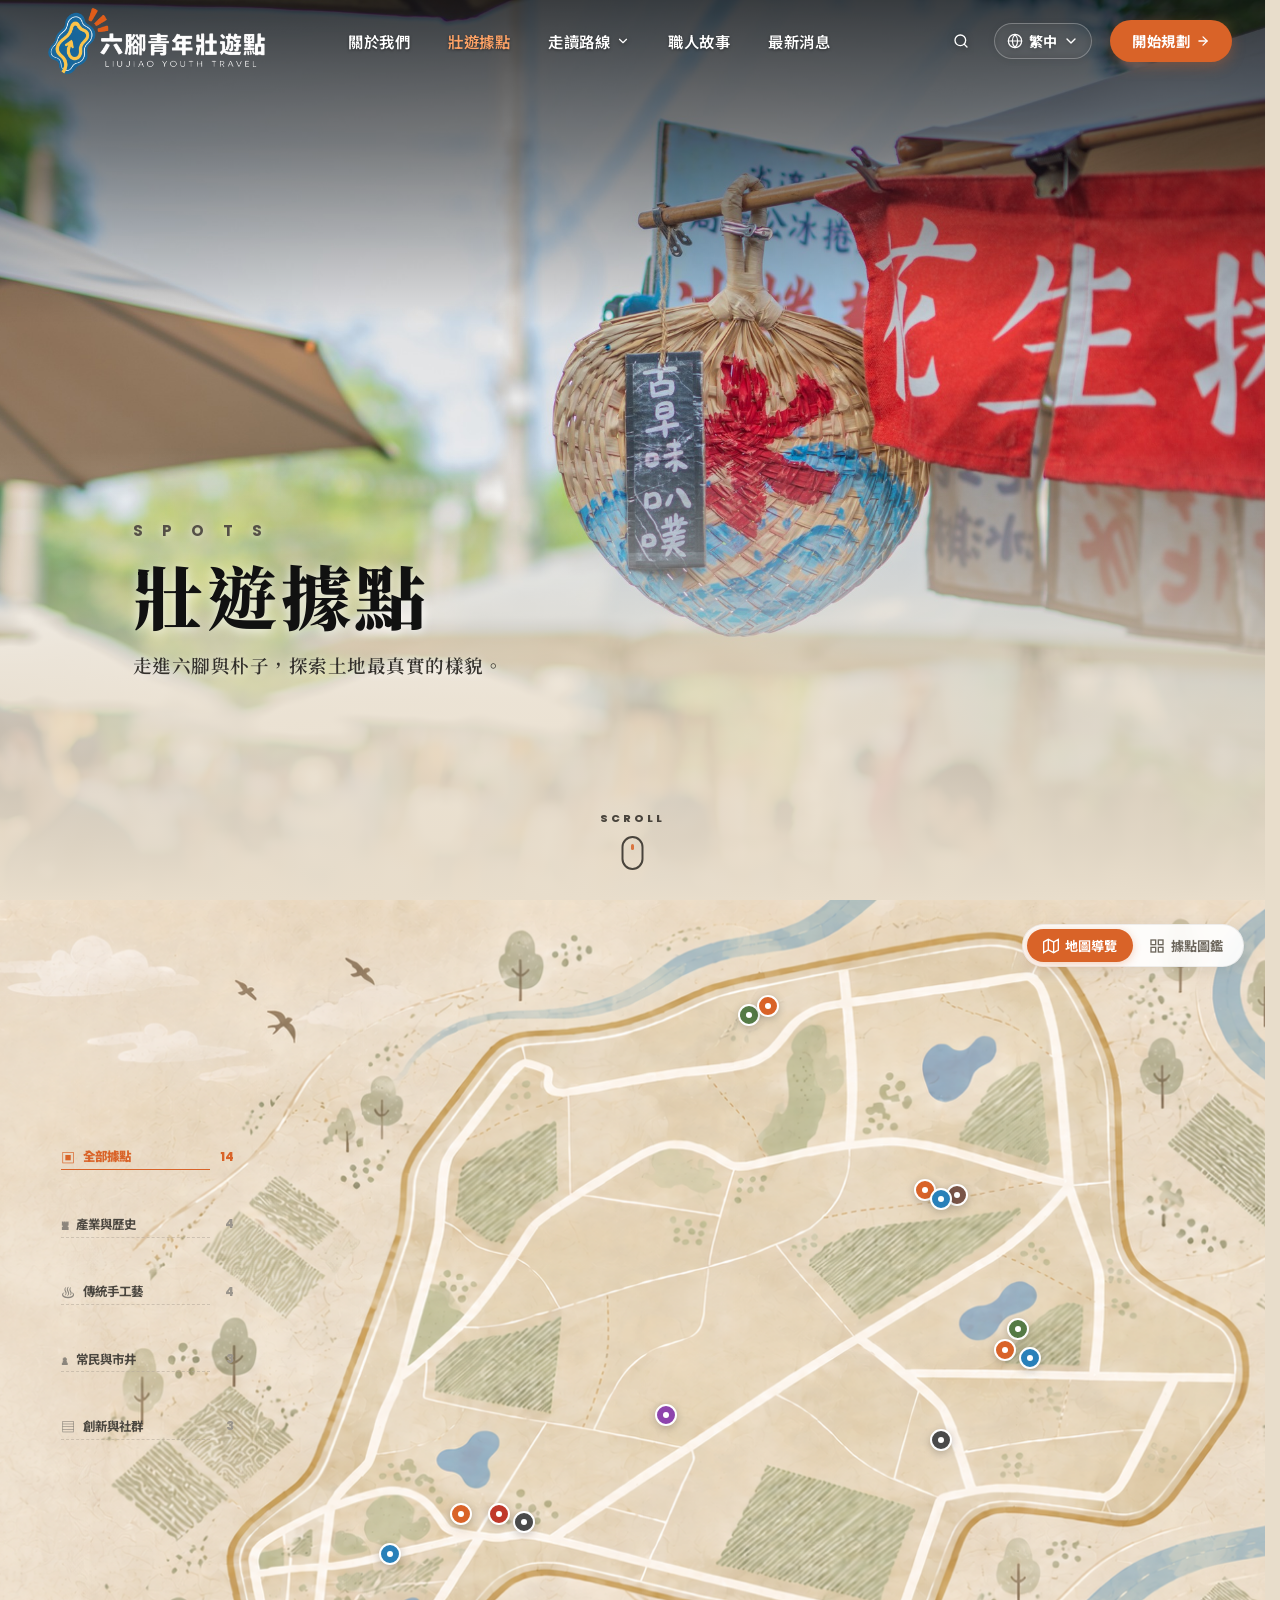
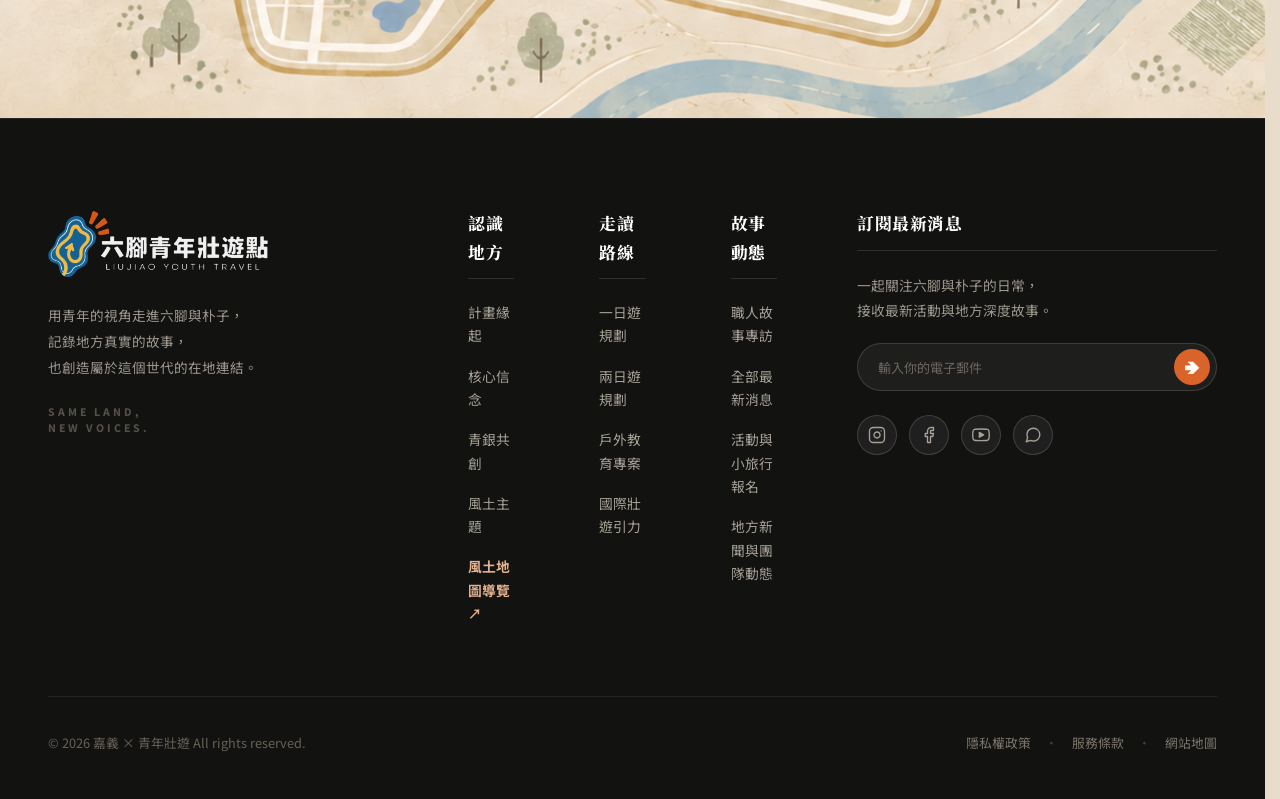
<file: spots.html>
<!DOCTYPE html>
<html lang="zh-TW">
<head>
    <meta charset="UTF-8">
    <meta name="viewport" content="width=device-width, initial-scale=1.0">
    <title>壯遊據點 ｜ 嘉義青年壯遊 ‧ 搜集文化好時光</title>
    
    <link rel="stylesheet" href="css/common.css">
    <link rel="stylesheet" href="css/spots.css">

    <!-- 典雅字體引入 -->
    <link rel="preconnect" href="https://fonts.googleapis.com">
    <link rel="preconnect" href="https://fonts.gstatic.com">
    <link href="https://fonts.googleapis.com/css2?family=Bodoni+Moda:ital,opsz,wght@0,6..96,700..900;1,6..96,400..700&family=Noto+Serif+TC:wght@400;600;700;900&family=Noto+Sans+TC:wght@300;400;500;700&family=Playfair+Display:ital,wght@0,700;0,900;1,400;1,600&family=Poppins:wght@500;600;700;800&display=swap" rel="stylesheet">
</head>
<body class="spots-map-body">

<!-- ==================== 全域標準頂部導覽列 (Iconstack 圖標整合版) ==================== -->
<header class="site-header" id="siteHeader">
    <div class="nav-container">
        
<a href="index.html" class="nav-brand" aria-label="六腳青年壯遊首頁">
    <img src="assets/logo-white.png" alt="六腳青年壯遊點" class="nav-logo-img logo-white">
    <img src="assets/logo-black.png" alt="六腳青年壯遊點" class="nav-logo-img logo-black">
</a>

        <!-- 核心導覽選單 -->
        <nav class="nav-menu" id="navMenu">
            <ul class="nav-list">
                <li class="nav-item">
                    <a href="about.html" class="nav-link" data-i18n="nav_about">關於我們</a>
                </li>
                <li class="nav-item">
                    <a href="spots.html" class="nav-link active" data-i18n="nav_spots">壯遊據點</a>
                </li>
                <li class="nav-item nav-has-dropdown">
                    <a href="itinerary.html" class="nav-link nav-dropdown-trigger">
                        <span data-i18n="nav_routes">走讀路線</span>
                        <!-- Iconstack Chevron Down -->
                        <svg class="nav-icon-svg nav-chevron-icon" viewBox="0 0 24 24" fill="none" stroke="currentColor" stroke-width="2" stroke-linecap="round" stroke-linejoin="round">
                            <polyline points="6 9 12 15 18 9"></polyline>
                        </svg>
                    </a>
                    <ul class="nav-dropdown-menu">
                        <li>
                            <a href="itinerary-detail.html" class="dropdown-link">
                                <span class="route-badge">1 DAY</span>
                                <div>
                                    <strong data-i18n="route_1day">一日遊規劃</strong>
                                    <small data-i18n="route_1day_sub">工藝、老街、科技等 A~F 方案</small>
                                </div>
                            </a>
                        </li>
                        <li>
                            <a href="twoday-detail.html" class="dropdown-link">
                                <span class="route-badge">2 DAYS</span>
                                <div>
                                    <strong data-i18n="route_2day">兩日遊規劃</strong>
                                    <small data-i18n="route_2day_sub">工廠村寄宿與雙城深度慢活</small>
                                </div>
                            </a>
                        </li>
                        <li>
                            <a href="outdoor-detail.html" class="dropdown-link">
                                <span class="route-badge">EDU</span>
                                <div>
                                    <strong data-i18n="route_edu">戶外教育專案</strong>
                                    <small data-i18n="route_edu_sub">嘉禮有糖：高中職探究與青銀共創</small>
                                </div>
                            </a>
                        </li>
                        <li>
                            <a href="global-detail.html" class="dropdown-link">
                                <span class="route-badge">GLOBAL</span>
                                <div>
                                    <strong data-i18n="route_global">國際壯遊引力</strong>
                                    <small data-i18n="route_global_sub">來嘉，有藝思：外語學伴與雙偶文化</small>
                                </div>
                            </a>
                        </li>
                    </ul>
                </li>
                <li class="nav-item">
                    <a href="journal.html" class="nav-link" data-i18n="nav_journal">職人故事</a>
                </li>
                <li class="nav-item">
                    <a href="news.html" class="nav-link" data-i18n="nav_news">最新消息</a>
                </li>
            </ul>
        </nav>

        <!-- 右側功能操作區 -->
        <div class="nav-actions">
            <!-- 搜尋按鈕 (Iconstack Search Icon) -->
            <button class="nav-action-btn" id="navSearchBtn" aria-label="搜尋">
                <svg class="nav-icon-svg" viewBox="0 0 24 24" fill="none" stroke="currentColor" stroke-width="2" stroke-linecap="round" stroke-linejoin="round">
                    <circle cx="11" cy="11" r="8"></circle>
                    <line x1="21" y1="21" x2="16.65" y2="16.65"></line>
                </svg>
            </button>
            
            <!-- 語言切換選單 (Iconstack Globe Icon) -->
            <div class="lang-dropdown-wrapper" id="langDropdownWrapper">
                <button class="nav-lang-btn" id="langBtn" aria-expanded="false">
                    <svg class="nav-icon-svg nav-globe-icon" viewBox="0 0 24 24" fill="none" stroke="currentColor" stroke-width="1.8" stroke-linecap="round" stroke-linejoin="round">
                        <circle cx="12" cy="12" r="10"></circle>
                        <line x1="2" y1="12" x2="22" y2="12"></line>
                        <path d="M12 2a15.3 15.3 0 0 1 4 10 15.3 15.3 0 0 1-4 10 15.3 15.3 0 0 1-4-10 15.3 15.3 0 0 1 4-10z"></path>
                    </svg>
                    <span id="currentLangLabel">繁中</span>
                    <svg class="nav-icon-svg nav-caret-icon" viewBox="0 0 24 24" fill="none" stroke="currentColor" stroke-width="2" stroke-linecap="round" stroke-linejoin="round">
                        <polyline points="6 9 12 15 18 9"></polyline>
                    </svg>
                </button>
                <ul class="lang-dropdown-menu" id="langMenu">
                    <li><button type="button" class="lang-option active" data-lang="zh-TW">繁體中文</button></li>
                    <li><button type="button" class="lang-option" data-lang="en">English</button></li>
                    <li><button type="button" class="lang-option" data-lang="ja">日本語</button></li>
                    <li><button type="button" class="lang-option" data-lang="vi">Tiếng Việt</button></li>
                </ul>
            </div>

            <!-- 右側行動呼籲按鈕 (Iconstack Arrow Right Icon) -->
            <a href="contact.html" class="nav-btn-cta">
                <span data-i18n="nav_cta">開始規劃</span>
                <svg class="nav-icon-svg nav-cta-arrow" viewBox="0 0 24 24" fill="none" stroke="currentColor" stroke-width="2" stroke-linecap="round" stroke-linejoin="round">
                    <line x1="5" y1="12" x2="19" y2="12"></line>
                    <polyline points="12 5 19 12 12 19"></polyline>
                </svg>
            </a>
        </div>

    </div>
</header>

<!-- ==================== 2. 全螢幕搜尋浮層 ==================== -->
<div class="search-overlay" id="searchOverlay">
    <button class="search-close-btn" id="searchCloseBtn" aria-label="關閉搜尋">✕</button>
    <div class="search-modal-inner">
        <span class="search-sub-title">SEARCH SPOTS</span>
        <div class="search-box">
            <input type="text" id="globalSearchInput" placeholder="搜尋 12 個壯遊據點、文化空間與工坊..." autocomplete="off">
            <button class="search-submit-btn">搜尋</button>
        </div>
    </div>
</div>

<!-- ==================== 3. 首屏 100vh 滿版全景封面 ==================== -->
<section class="spots-hero-full-banner">
    <div class="hero-bg-layer">
        <img src="assets/水道頭文創聚落.jpg" alt="六腳朴子壯遊據點全景" class="hero-bg-img">
        <div class="hero-gradient-overlay"></div>
    </div>

    <div class="hero-content-inner">

        <div class="hero-heading-block">
            <span class="hero-eyebrow">S P O T S</span>
            <h1 class="hero-main-title">壯遊據點</h1>
            <p class="hero-sub-slogan">走進六腳與朴子，探索土地最真實的樣貌。</p>
        </div>

    </div>

    <a href="#spotsMapStage" class="hero-scroll-indicator" aria-label="向下滾動查看地圖">
        <span class="scroll-prompt-text">SCROLL</span>
        <div class="scroll-mouse-icon">
            <span class="scroll-wheel-dot"></span>
        </div>
    </a>
</section>

<!-- 第二屏：視圖容器（支援地圖與網格雙態切換） -->
<main class="spots-map-viewport" id="spotsMapStage">

    <!-- 模式切換按鈕浮層 (右上角) -->
    <div class="view-switch-control">
        <button class="view-switch-btn active" id="btnViewMap" data-view="map">
            <svg viewBox="0 0 24 24" width="16" height="16" fill="none" stroke="currentColor" stroke-width="2"><polygon points="1 6 1 22 8 18 16 22 23 18 23 2 16 6 8 2 1 6"></polygon><line x1="8" y1="2" x2="8" y2="18"></line><line x1="16" y1="6" x2="16" y2="22"></line></svg>
            <span>地圖導覽</span>
        </button>
        <button class="view-switch-btn" id="btnViewGrid" data-view="grid">
            <svg viewBox="0 0 24 24" width="16" height="16" fill="none" stroke="currentColor" stroke-width="2"><rect x="3" y="3" width="7" height="7"></rect><rect x="14" y="3" width="7" height="7"></rect><rect x="14" y="14" width="7" height="7"></rect><rect x="3" y="14" width="7" height="7"></rect></svg>
            <span>據點圖鑑</span>
        </button>
    </div>

    <!-- 1. 互動地圖畫布 (原結構) -->
    <div class="map-interactive-canvas" id="mapCanvas">
        <div class="map-artwork-container">
            
            <!-- 新版手繪風土地圖 (帶左側格線與圓點) -->
            <img src="assets/地圖.png" alt="嘉義六腳朴子風土地圖" class="map-base-illustration">

            <!-- 左側 8 大分類選單：精準對準底圖 8 條橫線 -->
<nav class="map-inline-filter-list">
    <button class="inline-cat-item active" data-cat="all">
        <span class="icat-icon">▣</span>
        <span class="icat-name">全部據點</span>
        <span class="icat-num">14</span>
    </button>
    <button class="inline-cat-item" data-cat="heritage">
        <span class="icat-icon">♜</span>
        <span class="icat-name">產業與歷史</span>
        <span class="icat-num">4</span>
    </button>
    <button class="inline-cat-item" data-cat="craft">
        <span class="icat-icon">♨</span>
        <span class="icat-name">傳統手工藝</span>
        <span class="icat-num">4</span>
    </button>
    <button class="inline-cat-item" data-cat="life">
        <span class="icat-icon">♟</span>
        <span class="icat-name">常民與市井</span>
        <span class="icat-num">3</span>
    </button>
    <button class="inline-cat-item" data-cat="innovation">
        <span class="icat-icon">▤</span>
        <span class="icat-name">創新與社群</span>
        <span class="icat-num">3</span>
    </button>
</nav>

<!-- ==================== 14 個精準校正點位（依 4 大分類歸屬） ==================== -->

<!-- 1. 墘窯陶坊 (加入 pop-down) -->
<div class="map-spot-pin pin-green pop-down" style="top: 14%; left: 58.5%;" data-spot="qianyao" data-category="craft">
    <div class="pin-marker-bubble"><span class="pin-dot-core"></span></div>
    <div class="pin-popout-preview">
        <span class="popout-name">墘窯陶坊</span>
        <div class="popout-img-box"><img src="assets/illustrations/水道頭文創.png" alt="墘窯休閒陶坊"></div>
    </div>
</div>

<!-- 2. 用九柑仔店 (加入 pop-down) -->
<div class="map-spot-pin pin-orange pop-down" style="top: 13%; left: 60%;" data-spot="yongjiu" data-category="life">
    <div class="pin-marker-bubble"><span class="pin-dot-core"></span></div>
    <div class="pin-popout-preview">
        <span class="popout-name">用九柑仔店</span>
        <div class="popout-img-box"><img src="assets/illustrations/用九柑仔店.png" alt="潭墘用九柑仔店"></div>
    </div>
</div>

            <!-- 3. 六腳公有市場 (常民與市井 - 橘色) -->
            <div class="map-spot-pin pin-orange" style="top: 35.5%; left: 72.3%;" data-spot="suantou-market" data-category="life">
                <div class="pin-marker-bubble"><span class="pin-dot-core"></span></div>
                <div class="pin-popout-preview">
                    <div class="popout-img-box"><img src="assets/illustrations/配天宮.png" alt="六腳公有零售市場"></div>
                    <span class="popout-name">六腳公有市場</span>
                </div>
            </div>

            <!-- 4. 六腳立青工作室 (傳統手工藝 - 棕色) -->
            <div class="map-spot-pin pin-brown" style="top: 36.1%; left: 74.8%;" data-spot="liqing" data-category="craft">
                <div class="pin-marker-bubble"><span class="pin-dot-core"></span></div>
                <div class="pin-popout-preview">
                    <div class="popout-img-box"><img src="assets/illustrations/立青工作室.png" alt="六腳立青工作室"></div>
                    <span class="popout-name">立青工作室</span>
                </div>
            </div>

            <!-- 5. 成豐社區講堂 (創新與社群 - 藍色) -->
            <div class="map-spot-pin pin-blue" style="top: 36.5%; left: 73.5%;" data-spot="chengfeng" data-category="innovation">
                <div class="pin-marker-bubble"><span class="pin-dot-core"></span></div>
                <div class="pin-popout-preview">
                    <div class="popout-img-box"><img src="assets/illustrations/朴子好書室.png" alt="成豐社區講堂"></div>
                    <span class="popout-name">成豐社區講堂</span>
                </div>
            </div>

            <!-- 6. 笑咪咪懸絲偶劇團 (傳統手工藝 - 綠色) -->
            <div class="map-spot-pin pin-green" style="top: 52.5%; left: 79.5%;" data-spot="xiaomimi" data-category="craft">
                <div class="pin-marker-bubble"><span class="pin-dot-core"></span></div>
                <div class="pin-popout-preview">
                    <div class="popout-img-box"><img src="assets/illustrations/笑瞇瞇.png" alt="笑咪咪懸絲偶劇團"></div>
                    <span class="popout-name">笑咪咪劇團</span>
                </div>
            </div>

            <!-- 7. 蒜頭糖廠文化園區 (產業與歷史 - 橘色) -->
            <div class="map-spot-pin pin-orange" style="top: 55%; left: 78.5%;" data-spot="sugar" data-category="heritage">
                <div class="pin-marker-bubble"><span class="pin-dot-core"></span></div>
                <div class="pin-popout-preview">
                    <div class="popout-img-box"><img src="assets/illustrations/蒜頭糖廠.png" alt="蒜頭糖廠文化園區"></div>
                    <span class="popout-name">蒜頭糖廠</span>
                </div>
            </div>

            <!-- 8. 嘉義文化科技創新基地 (創新與社群 - 藍色) -->
            <div class="map-spot-pin pin-blue" style="top: 56%; left: 80.5%;" data-spot="culx-hub" data-category="innovation">
                <div class="pin-marker-bubble"><span class="pin-dot-core"></span></div>
                <div class="pin-popout-preview">
                    <div class="popout-img-box"><img src="assets/illustrations/水道頭文創.png" alt="嘉義文化科技創新基地"></div>
                    <span class="popout-name">文化科技基地</span>
                </div>
            </div>

            <!-- 9. 國立故宮博物院南部院區 (產業與歷史 - 深灰色) -->
            <div class="map-spot-pin pin-darkgray" style="top: 66%; left: 73.5%;" data-spot="npm-south" data-category="heritage">
                <div class="pin-marker-bubble"><span class="pin-dot-core"></span></div>
                <div class="pin-popout-preview">
                    <div class="popout-img-box"><img src="assets/illustrations/水道頭文創.png" alt="國立故宮博物院南部院區"></div>
                    <span class="popout-name">故宮南院</span>
                </div>
            </div>

            <!-- 10. 德興里德安宮 (產業與歷史 - 紫色) -->
            <div class="map-spot-pin pin-purple" style="top: 63%; left: 52%;" data-spot="dexing-dean" data-category="heritage">
                <div class="pin-marker-bubble"><span class="pin-dot-core"></span></div>
                <div class="pin-popout-preview">
                    <div class="popout-img-box"><img src="assets/illustrations/配天宮.png" alt="德興里德安宮"></div>
                    <span class="popout-name">德興里德安宮</span>
                </div>
            </div>

            <!-- 11. 嘉藝點水道頭文創聚落 (產業與歷史 - 深灰色) -->
            <div class="map-spot-pin pin-darkgray" style="top: 76%; left: 40.9%;" data-spot="shuidiaotou" data-category="heritage">
                <div class="pin-marker-bubble"><span class="pin-dot-core"></span></div>
                <div class="pin-popout-preview">
                    <div class="popout-img-box"><img src="assets/illustrations/水道頭文創.png" alt="嘉藝點水道頭文創聚落"></div>
                    <span class="popout-name">水道頭文創聚落</span>
                </div>
            </div>

            <!-- 12. 朴子刺繡文化館 (傳統手工藝 - 紅色) -->
            <div class="map-spot-pin pin-red" style="top: 75%; left: 39%;" data-spot="embroidery" data-category="craft">
                <div class="pin-marker-bubble"><span class="pin-dot-core"></span></div>
                <div class="pin-popout-preview">
                    <div class="popout-img-box"><img src="assets/illustrations/水道頭文創.png" alt="朴子刺繡文化館"></div>
                    <span class="popout-name">朴子刺繡館</span>
                </div>
            </div>

            <!-- 13. 朴子老街／配天宮 (常民與市井 - 橘色) -->
            <div class="map-spot-pin pin-orange" style="top: 75%; left: 36%;" data-spot="oldstreet" data-category="life">
                <div class="pin-marker-bubble"><span class="pin-dot-core"></span></div>
                <div class="pin-popout-preview">
                    <div class="popout-img-box"><img src="assets/illustrations/配天宮.png" alt="朴子配天宮"></div>
                    <span class="popout-name">配天宮老街</span>
                </div>
            </div>

            <!-- 14. 朴子好書室 (創新與社群 - 藍色) -->
            <div class="map-spot-pin pin-blue" style="top: 80%; left: 30.5%;" data-spot="bookstore" data-category="innovation">
                <div class="pin-marker-bubble"><span class="pin-dot-core"></span></div>
                <div class="pin-popout-preview">
                    <div class="popout-img-box"><img src="assets/illustrations/朴子好書室.png" alt="朴子好書室"></div>
                    <span class="popout-name">朴子好書室</span>
                </div>
            </div>
        </div>

    <!-- 4-3. 浮動資訊卡片 (點選 Pin 彈出，支援多相片縮圖切換) -->
    <div class="spot-popup-card-overlay" id="spotModal">
        <div class="popup-card-inner">
            <div class="popup-head-row">
                <span class="popup-loc-tag">📍 <span id="modalTown">六腳鄉</span></span>
                <button class="popup-close-btn" id="modalCloseBtn" aria-label="關閉卡片">✕</button>
            </div>

            <div class="popup-gallery-block">
                <div class="popup-main-pic">
                    <img src="assets/水道頭文創聚落.jpg" id="modalMainImg" alt="據點主照片">
                </div>
                <div class="popup-thumbs-strip" id="modalThumbsStrip"></div>
            </div>

            <div class="popup-text-block">
                <div class="popup-tags-wrap" id="modalTags"></div>
                <h3 class="popup-title" id="modalTitle">蒜頭糖廠文化園區</h3>
                <p class="popup-desc" id="modalDesc"></p>

                <div class="popup-features-list">
                    <div class="feat-row"><span class="feat-bullet">✦</span><span id="modalFeat1"></span></div>
                    <div class="feat-row"><span class="feat-bullet">✦</span><span id="modalFeat2"></span></div>
                </div>

                <a href="itinerary.html" class="popup-link-btn" id="modalLink">查看推薦走讀路線 →</a>
            </div>
        </div>
    </div>
</div>

<!-- 2. 據點圖鑑網格視圖 (預設隱藏，點切換時顯現) -->
    <div class="spots-grid-viewport" id="spotsGridView" style="display: none;">
        <div class="spots-grid-inner">
            <div class="grid-filter-bar" id="gridFilterBar">
                <button class="grid-filter-tag active" data-cat="all">全部 (14)</button>
                <button class="grid-filter-tag" data-cat="heritage">產業與歷史 (4)</button>
                <button class="grid-filter-tag" data-cat="craft">傳統手工藝 (4)</button>
                <button class="grid-filter-tag" data-cat="life">常民與市井 (3)</button>
                <button class="grid-filter-tag" data-cat="innovation">創新與社群 (3)</button>
            </div>
            
            <!-- 4 欄卡片容器 (由 spots.js 自動渲染) -->
            <div class="spots-cards-grid" id="spotsCardsGrid"></div>
        </div>
    </div>

</main>

<!-- ==================== 6. 全站統一高級頁尾 ==================== -->
<footer class="site-global-footer">
    <div class="footer-container">
        <div class="footer-main-grid">

            <!-- 1. 左側品牌欄 -->
            <div class="footer-brand-col">
                <a href="index.html" class="footer-brand-header" aria-label="六腳青年壯遊首頁">
                    <img src="assets/logo-white.png" alt="六腳青年壯遊點" class="footer-logo-img">
                </a>

                <p class="footer-brand-desc">
                    用青年的視角走進六腳與朴子，<br>
                    記錄地方真實的故事，<br>
                    也創造屬於這個世代的在地連結。
                </p>

                <div class="footer-brand-stamp">
                    <span>SAME LAND,</span>
                    <span>NEW VOICES.</span>
                </div>
            </div>

            <!-- 2. 中間三大導覽欄位 -->
            <div class="footer-nav-columns">
                
                <!-- 欄位 1: 認識地方 -->
                <div class="footer-nav-col">
                    <div class="col-header-wrap">
                        <h4 class="nav-col-title">認識地方</h4>
                    </div>
                    <ul class="nav-link-list">
                        <li><a href="about.html">計畫緣起</a></li>
                        <li><a href="about.html">核心信念</a></li>
                        <li><a href="about.html">青銀共創</a></li>
                        <li><a href="about.html">風土主題</a></li>
                        <li><a href="spots.html" class="highlight-link">風土地圖導覽 ↗</a></li>
                    </ul>
                </div>

                <!-- 欄位 2: 走讀路線 -->
                <div class="footer-nav-col">
                    <div class="col-header-wrap">
                        <h4 class="nav-col-title">走讀路線</h4>
                    </div>
                    <ul class="nav-link-list">
                        <li><a href="itinerary-detail.html">一日遊規劃</a></li>
                        <li><a href="twoday-detail.html">兩日遊規劃</a></li>
                        <li><a href="outdoor-detail.html">戶外教育專案</a></li>
                        <li><a href="global-detail.html">國際壯遊引力</a></li>
                    </ul>
                </div>

                <!-- 欄位 3: 故事與動態 -->
                <div class="footer-nav-col">
                    <div class="col-header-wrap">
                        <h4 class="nav-col-title">故事動態</h4>
                    </div>
                    <ul class="nav-link-list">
                        <li><a href="journal.html">職人故事專訪</a></li>
                        <li><a href="news.html">全部最新消息</a></li>
                        <li><a href="news.html">活動與小旅行報名</a></li>
                        <li><a href="news.html">地方新聞與團隊動態</a></li>
                    </ul>
                </div>

            </div>

            <!-- 3. 右側訂閱與社群 -->
            <div class="footer-subscribe-col">
                <div class="col-header-wrap">   
                    <h4 class="subscribe-col-title">訂閱最新消息</h4>
                </div>
                <p class="subscribe-desc">一起關注六腳與朴子的日常，<br>接收最新活動與地方深度故事。</p>

                <form class="footer-subscribe-box" onsubmit="event.preventDefault(); alert('感謝您的訂閱！');">
                    <input type="email" placeholder="輸入你的電子郵件" required autocomplete="email">
                    <button type="submit" class="btn-sub-send" aria-label="確認訂閱">➔</button>
                </form>

<div class="footer-social-row">
    <!-- Instagram -->
    <a href="https://www.instagram.com/ncyu_tcrc_/" target="_blank" rel="noopener noreferrer" class="social-btn" aria-label="Instagram">
        <svg class="social-icon-svg" viewBox="0 0 24 24" fill="none" stroke="currentColor" stroke-width="1.8" stroke-linecap="round" stroke-linejoin="round">
            <rect x="2" y="2" width="20" height="20" rx="5" ry="5"></rect>
            <path d="M16 11.37A4 4 0 1 1 12.63 8 4 4 0 0 1 16 11.37z"></path>
            <line x1="17.5" y1="6.5" x2="17.51" y2="6.5"></line>
        </svg>
    </a>

    <!-- Facebook -->
    <a href="https://www.facebook.com/" target="_blank" rel="noopener noreferrer" class="social-btn" aria-label="Facebook">
        <svg class="social-icon-svg" viewBox="0 0 24 24" fill="none" stroke="currentColor" stroke-width="1.8" stroke-linecap="round" stroke-linejoin="round">
            <path d="M18 2h-3a5 5 0 0 0-5 5v3H7v4h3v8h4v-8h3l1-4h-4V7a1 1 0 0 1 1-1h3z"></path>
        </svg>
    </a>

    <!-- YouTube -->
    <a href="https://www.youtube.com/" target="_blank" rel="noopener noreferrer" class="social-btn" aria-label="YouTube">
        <svg class="social-icon-svg" viewBox="0 0 24 24" fill="none" stroke="currentColor" stroke-width="1.8" stroke-linecap="round" stroke-linejoin="round">
            <path d="M22.54 6.42a2.78 2.78 0 0 0-1.94-2C18.88 4 12 4 12 4s-6.88 0-8.6.46a2.78 2.78 0 0 0-1.94 2A29 29 0 0 0 1 11.75a29 29 0 0 0 .46 5.33A2.78 2.78 0 0 0 3.4 19c1.72.46 8.6.46 8.6.46s6.88 0 8.6-.46a2.78 2.78 0 0 0 1.94-2 29 29 0 0 0 .46-5.25 29 29 0 0 0-.46-5.33z"></path>
            <polygon points="9.75 15.02 15.5 11.75 9.75 8.48 9.75 15.02" fill="currentColor"></polygon>
        </svg>
    </a>

    <!-- LINE (通訊對話氣泡) -->
    <a href="https://line.me/" target="_blank" rel="noopener noreferrer" class="social-btn" aria-label="LINE">
        <svg class="social-icon-svg" viewBox="0 0 24 24" fill="none" stroke="currentColor" stroke-width="1.8" stroke-linecap="round" stroke-linejoin="round">
            <path d="M21 11.5a8.38 8.38 0 0 1-.9 3.8 8.5 8.5 0 0 1-7.6 4.7 8.38 8.38 0 0 1-3.8-.9L3 21l1.9-5.7a8.38 8.38 0 0 1-.9-3.8 8.5 8.5 0 0 1 4.7-7.6 8.38 8.38 0 0 1 3.8-.9h.5a8.48 8.48 0 0 1 8 8v.5z"></path>
        </svg>
    </a>
</div>
            </div>

        </div>

        <!-- 4. 底部版權與法律條款 -->
        <div class="footer-legal-bar">
            <p class="copyright-text">© 2026 嘉義 × 青年壯遊 All rights reserved.</p>
            <div class="legal-links">
                <a href="#">隱私權政策</a>
                <span class="dot">·</span>
                <a href="#">服務條款</a>
                <span class="dot">·</span>
                <a href="#">網站地圖</a>
            </div>
        </div>
    </div>
</footer>

<script src="js/common.js"></script>
<script src="js/spots.js"></script>


</body>
</html>
</file>
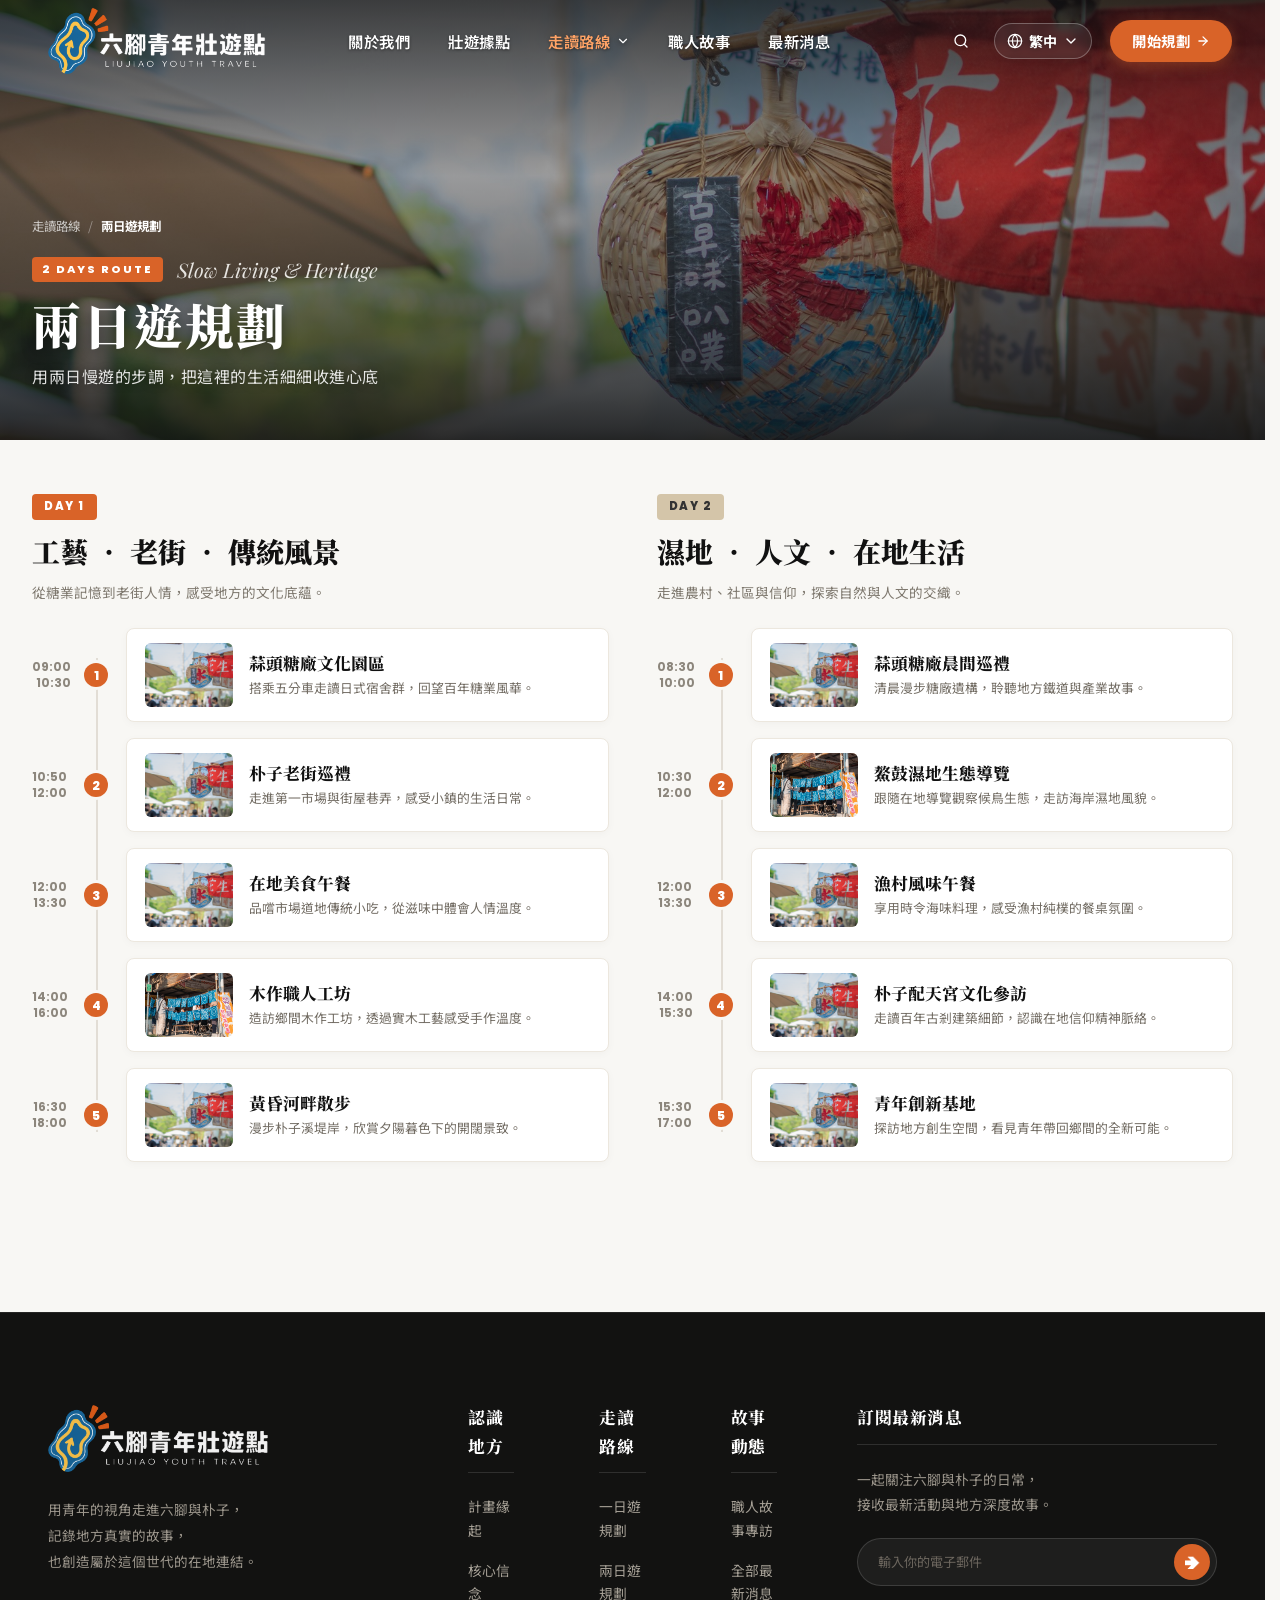
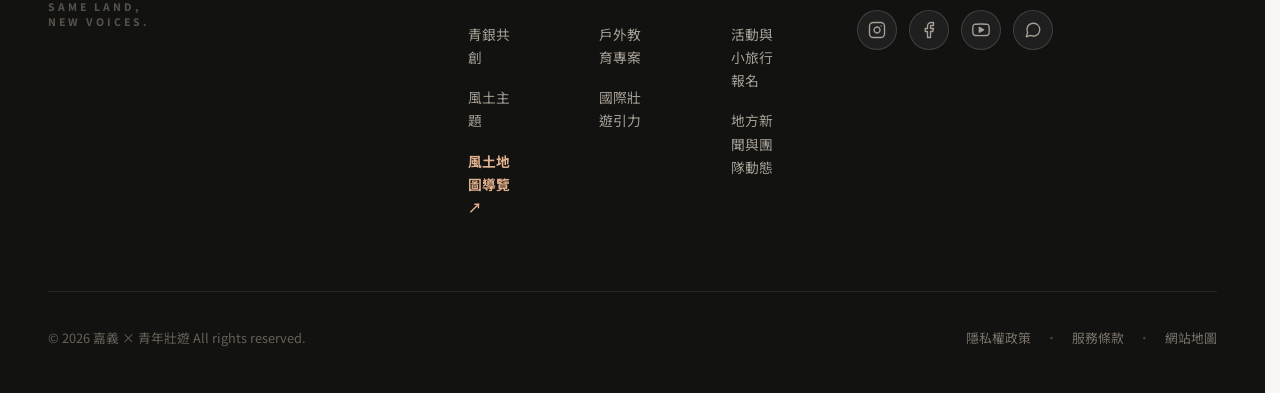
<file: twoday-detail.html>
<!DOCTYPE html>
<html lang="zh-TW">
<head>
    <meta charset="UTF-8">
    <meta name="viewport" content="width=device-width, initial-scale=1.0">
    <title>兩日遊規劃 ｜ 走讀路線 ｜ 嘉義青年壯遊</title>
    
    <link rel="stylesheet" href="css/common.css">
    <link rel="stylesheet" href="css/twoday-detail.css">

    <!-- 典雅字體引入 -->
    <link rel="preconnect" href="https://fonts.googleapis.com">
    <link rel="preconnect" href="https://fonts.gstatic.com" crossorigin>
    <link href="https://fonts.googleapis.com/css2?family=Bodoni+Moda:ital,opsz,wght@0,6..96,700..900;1,6..96,400..700&family=Noto+Serif+TC:wght@400;600;700;900&family=Noto+Sans+TC:wght@300;400;500;700&family=Playfair+Display:ital,wght@0,700;0,900;1,400;1,600&family=Poppins:wght@500;600;700;800&display=swap" rel="stylesheet">
</head>
<body class="twoday-page-body">

<!-- ==================== 全域標準頂部導覽列 (Iconstack 圖標整合版) ==================== -->
<header class="site-header" id="siteHeader">
    <div class="nav-container">
        
<a href="index.html" class="nav-brand" aria-label="六腳青年壯遊首頁">
    <img src="assets/logo-white.png" alt="六腳青年壯遊點" class="nav-logo-img logo-white">
    <img src="assets/logo-black.png" alt="六腳青年壯遊點" class="nav-logo-img logo-black">
</a>

        <!-- 核心導覽選單 -->
        <nav class="nav-menu" id="navMenu">
            <ul class="nav-list">
                <li class="nav-item">
                    <a href="about.html" class="nav-link" data-i18n="nav_about">關於我們</a>
                </li>
                <li class="nav-item">
                    <a href="spots.html" class="nav-link" data-i18n="nav_spots">壯遊據點</a>
                </li>
                <li class="nav-item nav-has-dropdown">
                    <a href="itinerary.html" class="nav-link active nav-dropdown-trigger">
                        <span data-i18n="nav_routes">走讀路線</span>
                        <!-- Iconstack Chevron Down -->
                        <svg class="nav-icon-svg nav-chevron-icon" viewBox="0 0 24 24" fill="none" stroke="currentColor" stroke-width="2" stroke-linecap="round" stroke-linejoin="round">
                            <polyline points="6 9 12 15 18 9"></polyline>
                        </svg>
                    </a>
                    <ul class="nav-dropdown-menu">
                        <li>
                            <a href="itinerary-detail.html" class="dropdown-link">
                                <span class="route-badge">1 DAY</span>
                                <div>
                                    <strong data-i18n="route_1day">一日遊規劃</strong>
                                    <small data-i18n="route_1day_sub">工藝、老街、科技等 A~F 方案</small>
                                </div>
                            </a>
                        </li>
                        <li>
                            <a href="twoday-detail.html" class="dropdown-link">
                                <span class="route-badge">2 DAYS</span>
                                <div>
                                    <strong data-i18n="route_2day">兩日遊規劃</strong>
                                    <small data-i18n="route_2day_sub">工廠村寄宿與雙城深度慢活</small>
                                </div>
                            </a>
                        </li>
                        <li>
                            <a href="outdoor-detail.html" class="dropdown-link">
                                <span class="route-badge">EDU</span>
                                <div>
                                    <strong data-i18n="route_edu">戶外教育專案</strong>
                                    <small data-i18n="route_edu_sub">嘉禮有糖：高中職探究與青銀共創</small>
                                </div>
                            </a>
                        </li>
                        <li>
                            <a href="global-detail.html" class="dropdown-link">
                                <span class="route-badge">GLOBAL</span>
                                <div>
                                    <strong data-i18n="route_global">國際壯遊引力</strong>
                                    <small data-i18n="route_global_sub">來嘉，有藝思：外語學伴與雙偶文化</small>
                                </div>
                            </a>
                        </li>
                    </ul>
                </li>
                <li class="nav-item">
                    <a href="journal.html" class="nav-link" data-i18n="nav_journal">職人故事</a>
                </li>
                <li class="nav-item">
                    <a href="news.html" class="nav-link" data-i18n="nav_news">最新消息</a>
                </li>
            </ul>
        </nav>

        <!-- 右側功能操作區 -->
        <div class="nav-actions">
            <!-- 搜尋按鈕 (Iconstack Search Icon) -->
            <button class="nav-action-btn" id="navSearchBtn" aria-label="搜尋">
                <svg class="nav-icon-svg" viewBox="0 0 24 24" fill="none" stroke="currentColor" stroke-width="2" stroke-linecap="round" stroke-linejoin="round">
                    <circle cx="11" cy="11" r="8"></circle>
                    <line x1="21" y1="21" x2="16.65" y2="16.65"></line>
                </svg>
            </button>
            
            <!-- 語言切換選單 (Iconstack Globe Icon) -->
            <div class="lang-dropdown-wrapper" id="langDropdownWrapper">
                <button class="nav-lang-btn" id="langBtn" aria-expanded="false">
                    <svg class="nav-icon-svg nav-globe-icon" viewBox="0 0 24 24" fill="none" stroke="currentColor" stroke-width="1.8" stroke-linecap="round" stroke-linejoin="round">
                        <circle cx="12" cy="12" r="10"></circle>
                        <line x1="2" y1="12" x2="22" y2="12"></line>
                        <path d="M12 2a15.3 15.3 0 0 1 4 10 15.3 15.3 0 0 1-4 10 15.3 15.3 0 0 1-4-10 15.3 15.3 0 0 1 4-10z"></path>
                    </svg>
                    <span id="currentLangLabel">繁中</span>
                    <svg class="nav-icon-svg nav-caret-icon" viewBox="0 0 24 24" fill="none" stroke="currentColor" stroke-width="2" stroke-linecap="round" stroke-linejoin="round">
                        <polyline points="6 9 12 15 18 9"></polyline>
                    </svg>
                </button>
                <ul class="lang-dropdown-menu" id="langMenu">
                    <li><button type="button" class="lang-option active" data-lang="zh-TW">繁體中文</button></li>
                    <li><button type="button" class="lang-option" data-lang="en">English</button></li>
                    <li><button type="button" class="lang-option" data-lang="ja">日本語</button></li>
                    <li><button type="button" class="lang-option" data-lang="vi">Tiếng Việt</button></li>
                </ul>
            </div>

            <!-- 右側行動呼籲按鈕 (Iconstack Arrow Right Icon) -->
            <a href="contact.html" class="nav-btn-cta">
                <span data-i18n="nav_cta">開始規劃</span>
                <svg class="nav-icon-svg nav-cta-arrow" viewBox="0 0 24 24" fill="none" stroke="currentColor" stroke-width="2" stroke-linecap="round" stroke-linejoin="round">
                    <line x1="5" y1="12" x2="19" y2="12"></line>
                    <polyline points="12 5 19 12 12 19"></polyline>
                </svg>
            </a>
        </div>

    </div>
</header>

<!-- ==================== 區塊 1：沉浸式寬幅 Hero 橫幅 (與一日遊規格完全一致) ==================== -->
<section class="compact-hero-banner">
    <div class="compact-hero-bg">
        <!-- 兩日遊可使用具深度感的聚落老街或水道頭實景大圖 -->
        <img src="assets/水道頭文創聚落.jpg" alt="兩日遊封面" class="compact-bg-img">
        <div class="compact-scrim-overlay"></div>
    </div>

    <div class="compact-hero-container">
        <!-- 麵包屑 -->
        <nav class="detail-breadcrumbs-light" aria-label="麵包屑">
            <a href="itinerary.html">走讀路線</a>
            <span class="crumb-divider">/</span>
            <span class="crumb-current">兩日遊規劃</span>
        </nav>

        <div class="compact-hero-text">
            <div class="compact-eyebrow-line">
                <span class="compact-badge-tag">2 DAYS ROUTE</span>
                <span class="compact-script-note">Slow Living & Heritage</span>
            </div>
            <h1 class="compact-main-title">兩日遊規劃</h1>
            <p class="compact-sub-slogan">用兩日慢遊的步調，把這裡的生活細細收進心底</p>
        </div>
    </div>
</section>

<!-- ==================== 2. 頁面主要工作舞台 ==================== -->
<main class="twoday-detail-stage">

    <!-- ==================== 3. 雙欄兩日行程表 (DAY 1 & DAY 2) ==================== -->
    <section class="twoday-schedule-grid">

        <!-- ===== DAY 1 欄位 ===== -->
        <div class="day-column day-1-col">
            <div class="day-header-box">
                <span class="day-badge badge-orange">DAY 1</span>
                <h3 class="day-main-theme">工藝 ‧ 老街 ‧ 傳統風景</h3>
                <p class="day-sub-desc">從糖業記憶到老街人情，感受地方的文化底蘊。</p>
            </div>

            <div class="timeline-nodes-list">
                <!-- D1 - 節點 1 -->
                <article class="timeline-node-card">
                    <div class="node-time-col">
                        <span class="time-text">09:00<br>10:30</span>
                        <div class="node-num-circle">1</div>
                    </div>
                    <div class="node-content-box">
                        <div class="node-thumb"><img src="assets/水道頭文創聚落.jpg" alt="蒜頭糖廠文化園區"></div>
                        <div class="node-detail">
                            <h4 class="node-heading">蒜頭糖廠文化園區</h4>
                            <p class="node-desc">搭乘五分車走讀日式宿舍群，回望百年糖業風華。</p>
                        </div>
                    </div>
                </article>

                <!-- D1 - 節點 2 -->
                <article class="timeline-node-card">
                    <div class="node-time-col">
                        <span class="time-text">10:50<br>12:00</span>
                        <div class="node-num-circle">2</div>
                    </div>
                    <div class="node-content-box">
                        <div class="node-thumb"><img src="assets/水道頭文創聚落.jpg" alt="朴子老街巡禮"></div>
                        <div class="node-detail">
                            <h4 class="node-heading">朴子老街巡禮</h4>
                            <p class="node-desc">走進第一市場與街屋巷弄，感受小鎮的生活日常。</p>
                        </div>
                    </div>
                </article>

                <!-- D1 - 節點 3 -->
                <article class="timeline-node-card">
                    <div class="node-time-col">
                        <span class="time-text">12:00<br>13:30</span>
                        <div class="node-num-circle">3</div>
                    </div>
                    <div class="node-content-box">
                        <div class="node-thumb"><img src="assets/水道頭文創聚落.jpg" alt="在地美食午餐"></div>
                        <div class="node-detail">
                            <h4 class="node-heading">在地美食午餐</h4>
                            <p class="node-desc">品嚐市場道地傳統小吃，從滋味中體會人情溫度。</p>
                        </div>
                    </div>
                </article>

                <!-- D1 - 節點 4 -->
                <article class="timeline-node-card">
                    <div class="node-time-col">
                        <span class="time-text">14:00<br>16:00</span>
                        <div class="node-num-circle">4</div>
                    </div>
                    <div class="node-content-box">
                        <div class="node-thumb"><img src="assets/藍染體驗.jpg" alt="木作職人工坊"></div>
                        <div class="node-detail">
                            <h4 class="node-heading">木作職人工坊</h4>
                            <p class="node-desc">造訪鄉間木作工坊，透過實木工藝感受手作溫度。</p>
                        </div>
                    </div>
                </article>

                <!-- D1 - 節點 5 -->
                <article class="timeline-node-card">
                    <div class="node-time-col">
                        <span class="time-text">16:30<br>18:00</span>
                        <div class="node-num-circle">5</div>
                    </div>
                    <div class="node-content-box">
                        <div class="node-thumb"><img src="assets/水道頭文創聚落.jpg" alt="黃昏河畔散步"></div>
                        <div class="node-detail">
                            <h4 class="node-heading">黃昏河畔散步</h4>
                            <p class="node-desc">漫步朴子溪堤岸，欣賞夕陽暮色下的開闊景致。</p>
                        </div>
                    </div>
                </article>
            </div>
        </div>

        <!-- ===== DAY 2 欄位 ===== -->
        <div class="day-column day-2-col">
            <div class="day-header-box">
                <span class="day-badge badge-sand">DAY 2</span>
                <h3 class="day-main-theme">濕地 ‧ 人文 ‧ 在地生活</h3>
                <p class="day-sub-desc">走進農村、社區與信仰，探索自然與人文的交織。</p>
            </div>

            <div class="timeline-nodes-list">
                <!-- D2 - 節點 1 -->
                <article class="timeline-node-card">
                    <div class="node-time-col">
                        <span class="time-text">08:30<br>10:00</span>
                        <div class="node-num-circle">1</div>
                    </div>
                    <div class="node-content-box">
                        <div class="node-thumb"><img src="assets/水道頭文創聚落.jpg" alt="蒜頭糖廠晨間巡禮"></div>
                        <div class="node-detail">
                            <h4 class="node-heading">蒜頭糖廠晨間巡禮</h4>
                            <p class="node-desc">清晨漫步糖廠遺構，聆聽地方鐵道與產業故事。</p>
                        </div>
                    </div>
                </article>

                <!-- D2 - 節點 2 -->
                <article class="timeline-node-card">
                    <div class="node-time-col">
                        <span class="time-text">10:30<br>12:00</span>
                        <div class="node-num-circle">2</div>
                    </div>
                    <div class="node-content-box">
                        <div class="node-thumb"><img src="assets/藍染體驗.jpg" alt="鰲鼓濕地生態導覽"></div>
                        <div class="node-detail">
                            <h4 class="node-heading">鰲鼓濕地生態導覽</h4>
                            <p class="node-desc">跟隨在地導覽觀察候鳥生態，走訪海岸濕地風貌。</p>
                        </div>
                    </div>
                </article>

                <!-- D2 - 節點 3 -->
                <article class="timeline-node-card">
                    <div class="node-time-col">
                        <span class="time-text">12:00<br>13:30</span>
                        <div class="node-num-circle">3</div>
                    </div>
                    <div class="node-content-box">
                        <div class="node-thumb"><img src="assets/水道頭文創聚落.jpg" alt="漁村風味午餐"></div>
                        <div class="node-detail">
                            <h4 class="node-heading">漁村風味午餐</h4>
                            <p class="node-desc">享用時令海味料理，感受漁村純樸的餐桌氛圍。</p>
                        </div>
                    </div>
                </article>

                <!-- D2 - 節點 4 -->
                <article class="timeline-node-card">
                    <div class="node-time-col">
                        <span class="time-text">14:00<br>15:30</span>
                        <div class="node-num-circle">4</div>
                    </div>
                    <div class="node-content-box">
                        <div class="node-thumb"><img src="assets/水道頭文創聚落.jpg" alt="朴子配天宮文化參訪"></div>
                        <div class="node-detail">
                            <h4 class="node-heading">朴子配天宮文化參訪</h4>
                            <p class="node-desc">走讀百年古剎建築細節，認識在地信仰精神脈絡。</p>
                        </div>
                    </div>
                </article>

                <!-- D2 - 節點 5 -->
                <article class="timeline-node-card">
                    <div class="node-time-col">
                        <span class="time-text">15:30<br>17:00</span>
                        <div class="node-num-circle">5</div>
                    </div>
                    <div class="node-content-box">
                        <div class="node-thumb"><img src="assets/水道頭文創聚落.jpg" alt="青年創新基地"></div>
                        <div class="node-detail">
                            <h4 class="node-heading">青年創新基地</h4>
                            <p class="node-desc">探訪地方創生空間，看見青年帶回鄉間的全新可能。</p>
                        </div>
                    </div>
                </article>
            </div>
        </div>

    </section>

</main>

<!-- ==================== 6. 全站統一高級頁尾 ==================== -->
<footer class="site-global-footer">
    <div class="footer-container">
        <div class="footer-main-grid">

            <!-- 1. 左側品牌欄 -->
            <div class="footer-brand-col">
                <a href="index.html" class="footer-brand-header" aria-label="六腳青年壯遊首頁">
                    <img src="assets/logo-white.png" alt="六腳青年壯遊點" class="footer-logo-img">
                </a>

                <p class="footer-brand-desc">
                    用青年的視角走進六腳與朴子，<br>
                    記錄地方真實的故事，<br>
                    也創造屬於這個世代的在地連結。
                </p>

                <div class="footer-brand-stamp">
                    <span>SAME LAND,</span>
                    <span>NEW VOICES.</span>
                </div>
            </div>

            <!-- 2. 中間三大導覽欄位 -->
            <div class="footer-nav-columns">
                
                <!-- 欄位 1: 認識地方 -->
                <div class="footer-nav-col">
                    <div class="col-header-wrap">
                        <h4 class="nav-col-title">認識地方</h4>
                    </div>
                    <ul class="nav-link-list">
                        <li><a href="about.html">計畫緣起</a></li>
                        <li><a href="about.html">核心信念</a></li>
                        <li><a href="about.html">青銀共創</a></li>
                        <li><a href="about.html">風土主題</a></li>
                        <li><a href="spots.html" class="highlight-link">風土地圖導覽 ↗</a></li>
                    </ul>
                </div>

                <!-- 欄位 2: 走讀路線 -->
                <div class="footer-nav-col">
                    <div class="col-header-wrap">
                        <h4 class="nav-col-title">走讀路線</h4>
                    </div>
                    <ul class="nav-link-list">
                        <li><a href="itinerary-detail.html">一日遊規劃</a></li>
                        <li><a href="twoday-detail.html">兩日遊規劃</a></li>
                        <li><a href="outdoor-detail.html">戶外教育專案</a></li>
                        <li><a href="global-detail.html">國際壯遊引力</a></li>
                    </ul>
                </div>

                <!-- 欄位 3: 故事與動態 -->
                <div class="footer-nav-col">
                    <div class="col-header-wrap">
                        <h4 class="nav-col-title">故事動態</h4>
                    </div>
                    <ul class="nav-link-list">
                        <li><a href="journal.html">職人故事專訪</a></li>
                        <li><a href="news.html">全部最新消息</a></li>
                        <li><a href="news.html">活動與小旅行報名</a></li>
                        <li><a href="news.html">地方新聞與團隊動態</a></li>
                    </ul>
                </div>

            </div>

            <!-- 3. 右側訂閱與社群 -->
            <div class="footer-subscribe-col">
                <div class="col-header-wrap">   
                    <h4 class="subscribe-col-title">訂閱最新消息</h4>
                </div>
                <p class="subscribe-desc">一起關注六腳與朴子的日常，<br>接收最新活動與地方深度故事。</p>

                <form class="footer-subscribe-box" onsubmit="event.preventDefault(); alert('感謝您的訂閱！');">
                    <input type="email" placeholder="輸入你的電子郵件" required autocomplete="email">
                    <button type="submit" class="btn-sub-send" aria-label="確認訂閱">➔</button>
                </form>

<div class="footer-social-row">
    <!-- Instagram -->
    <a href="https://www.instagram.com/ncyu_tcrc_/" target="_blank" rel="noopener noreferrer" class="social-btn" aria-label="Instagram">
        <svg class="social-icon-svg" viewBox="0 0 24 24" fill="none" stroke="currentColor" stroke-width="1.8" stroke-linecap="round" stroke-linejoin="round">
            <rect x="2" y="2" width="20" height="20" rx="5" ry="5"></rect>
            <path d="M16 11.37A4 4 0 1 1 12.63 8 4 4 0 0 1 16 11.37z"></path>
            <line x1="17.5" y1="6.5" x2="17.51" y2="6.5"></line>
        </svg>
    </a>

    <!-- Facebook -->
    <a href="https://www.facebook.com/" target="_blank" rel="noopener noreferrer" class="social-btn" aria-label="Facebook">
        <svg class="social-icon-svg" viewBox="0 0 24 24" fill="none" stroke="currentColor" stroke-width="1.8" stroke-linecap="round" stroke-linejoin="round">
            <path d="M18 2h-3a5 5 0 0 0-5 5v3H7v4h3v8h4v-8h3l1-4h-4V7a1 1 0 0 1 1-1h3z"></path>
        </svg>
    </a>

    <!-- YouTube -->
    <a href="https://www.youtube.com/" target="_blank" rel="noopener noreferrer" class="social-btn" aria-label="YouTube">
        <svg class="social-icon-svg" viewBox="0 0 24 24" fill="none" stroke="currentColor" stroke-width="1.8" stroke-linecap="round" stroke-linejoin="round">
            <path d="M22.54 6.42a2.78 2.78 0 0 0-1.94-2C18.88 4 12 4 12 4s-6.88 0-8.6.46a2.78 2.78 0 0 0-1.94 2A29 29 0 0 0 1 11.75a29 29 0 0 0 .46 5.33A2.78 2.78 0 0 0 3.4 19c1.72.46 8.6.46 8.6.46s6.88 0 8.6-.46a2.78 2.78 0 0 0 1.94-2 29 29 0 0 0 .46-5.25 29 29 0 0 0-.46-5.33z"></path>
            <polygon points="9.75 15.02 15.5 11.75 9.75 8.48 9.75 15.02" fill="currentColor"></polygon>
        </svg>
    </a>

    <!-- LINE (通訊對話氣泡) -->
    <a href="https://line.me/" target="_blank" rel="noopener noreferrer" class="social-btn" aria-label="LINE">
        <svg class="social-icon-svg" viewBox="0 0 24 24" fill="none" stroke="currentColor" stroke-width="1.8" stroke-linecap="round" stroke-linejoin="round">
            <path d="M21 11.5a8.38 8.38 0 0 1-.9 3.8 8.5 8.5 0 0 1-7.6 4.7 8.38 8.38 0 0 1-3.8-.9L3 21l1.9-5.7a8.38 8.38 0 0 1-.9-3.8 8.5 8.5 0 0 1 4.7-7.6 8.38 8.38 0 0 1 3.8-.9h.5a8.48 8.48 0 0 1 8 8v.5z"></path>
        </svg>
    </a>
</div>
            </div>

        </div>

        <!-- 4. 底部版權與法律條款 -->
        <div class="footer-legal-bar">
            <p class="copyright-text">© 2026 嘉義 × 青年壯遊 All rights reserved.</p>
            <div class="legal-links">
                <a href="#">隱私權政策</a>
                <span class="dot">·</span>
                <a href="#">服務條款</a>
                <span class="dot">·</span>
                <a href="#">網站地圖</a>
            </div>
        </div>
    </div>
</footer>

<script src="js/common.js"></script>
</body>
</html>
</file>
<file: css/common.css>
/* ====================================================================
   全站核心共用樣式表 (common.css) - Morcept 開闊寬版 ✕ 大 LOGO ✕ 零位移
   ==================================================================== */

/* 1. 主題色彩與字體變數 */
:root {
    --paper: #FAF8F5;               /* 溫潤米白紙張底色 */
    --black: #171717;               /* 刊物高對比炭黑 */
    --gray: #666666;
    --serif: 'Noto Serif TC', 'Playfair Display', Georgia, serif;
    --display-serif-heavy: 'Bodoni Moda', 'Playfair Display', serif;
    --display: 'Poppins', sans-serif;
    --sans: 'Noto Sans TC', 'Poppins', sans-serif;

    --bg-main: #F8F7F4;             /* 淺灰溫潤基底 */
    --card-bg: #FFFFFF;             /* 純白卡片 */
    --dark-bg: #121212;             /* 墨黑背景 */
    --primary: #111111;             /* 主文字黑 */
    --accent: #D96328;              /* 風土磚橘 */
    --accent-hover: #B84E1B;
    --gray-text: #666666;
    --border-line: #E5E5E5;         /* 極簡分割線 */
    
    --radius-pill: 999px;
    --transition: all 0.3s cubic-bezier(0.16, 1, 0.3, 1);
}

* {
    box-sizing: border-box;
    margin: 0; 
    padding: 0;
    font-family: var(--sans);
}

/* 核心防抖動機制：強制保留捲軸槽，頁面切換時導覽列絕對不左右跳動 */
html {
    scroll-behavior: smooth;
    scroll-padding-top: 96px;
    scrollbar-gutter: stable;
    overflow-y: scroll !important;
    overflow-x: hidden;
    height: auto;
}

body {
    background-color: var(--bg-main);
    color: var(--primary);
    line-height: 1.7;
    -webkit-font-smoothing: antialiased;
    overflow-x: hidden;
}

/* ==================== 2. 全域固定頂部導覽列 (純淨無黑線全透明) ==================== */
.site-header {
    position: fixed !important;
    top: 0;
    left: 0;
    width: 100% !important;
    height: 82px !important;
    
    /* 核心 1：移除所有深色漸層，回歸 100% 純透明 */
    background: transparent !important;
    backdrop-filter: none !important;
    -webkit-backdrop-filter: none !important;
    
    /* 核心 2：徹底拔除邊框與陰影，杜絕次像素黑線 */
    border: none !important;
    border-bottom: 0 !important;
    outline: none !important;
    box-shadow: none !important;
    
    z-index: 1000;
    box-sizing: border-box;
    display: flex;
    align-items: center;

    /* 平滑過渡動畫 */
    transition: background-color 0.35s ease, 
                backdrop-filter 0.35s ease, 
                -webkit-backdrop-filter 0.35s ease, 
                box-shadow 0.35s ease !important;
}

/* ==================== 往下滑動時的毛玻璃微透明導覽列 ==================== */
.site-header.scrolled {
    /* 將原本較厚的 0.92 降低為 0.72 ~ 0.75 的清透白 */
    background: rgba(255, 255, 255, 0.72) !important;
    
    /* 核心毛玻璃效果：模糊背景畫面，透出下方滑過的內容 */
    backdrop-filter: blur(16px) saturate(180%) !important;
    -webkit-backdrop-filter: blur(16px) saturate(180%) !important;
    
    /* 極淡的微透明底邊線與柔和投影 */
    border-bottom: 1px solid rgba(0, 0, 0, 0.06) !important;
    box-shadow: 0 4px 24px rgba(0, 0, 0, 0.03) !important;
}

/* 容器寬度鎖定 (Morcept 大寬版 1620px) */
.nav-container {
    max-width: 1620px !important;
    width: 100% !important;
    height: 100% !important;
    margin: 0 auto !important;
    padding: 0 48px !important;
    display: flex !important;
    align-items: center !important;
    justify-content: space-between !important;
    box-sizing: border-box !important;
}

/* 品牌 LOGO 容器 */
.nav-brand {
    position: relative;
    display: flex;
    align-items: center;
    text-decoration: none;
    height: 100%;
    flex-shrink: 0;
}

/* 兩張圖片完全重疊，保持相同尺寸與放大倍率 */
.nav-logo-img {
    height: 56px !important;
    width: auto !important;
    max-width: none !important;
    aspect-ratio: auto;
    object-fit: contain;
    display: block;
    transform: scale(1.18);
    transform-origin: left center;
    transition: opacity 0.35s ease;
}

/* 頂部狀態：白字顯示，黑字隱藏 */
.nav-logo-img.logo-white {
    opacity: 1;
    position: relative;
    z-index: 2;
}

.nav-logo-img.logo-black {
    position: absolute;
    top: 50%;
    left: 0;
    transform: translateY(-50%) scale(1.18);
    opacity: 0;
    pointer-events: none;
    z-index: 1;
}

/* 往下滑動產生白底時 (.scrolled)：白字漸隱，黑字浮現 */
.site-header.scrolled .nav-logo-img.logo-white {
    opacity: 0;
    pointer-events: none;
}

.site-header.scrolled .nav-logo-img.logo-black {
    opacity: 1;
    pointer-events: auto;
}

/* 選單項文字：頂部固定純白 */
.nav-menu {
    display: flex;
    align-items: center;
}

.nav-list {
    display: flex !important;
    align-items: center !important;
    gap: 38px !important;
    list-style: none;
    margin: 0;
    padding: 0;
}

.nav-item {
    position: relative;
}

.nav-link {
    font-size: 0.96rem;
    font-weight: 600;
    color: #FFFFFF !important; /* 預設純白 */
    text-decoration: none;
    letter-spacing: 0.5px;
    padding: 8px 0;
    display: inline-flex;
    align-items: center;
    gap: 4px;
    white-space: nowrap;
    text-shadow: 0 1px 3px rgba(0, 0, 0, 0.5); /* 輕微微影防止淺景吃字 */
    transition: color 0.25s ease, text-shadow 0.25s ease;
}

.nav-link:hover,
.nav-link.active {
    color: #FFA366 !important;
}

/* 往下滑動產生白底後，選單文字自然轉回深黑 */
.site-header.scrolled .nav-link {
    color: #111111 !important;
    text-shadow: none !important;
}

.site-header.scrolled .nav-link:hover,
.site-header.scrolled .nav-link.active {
    color: var(--accent) !important;
}

/* Iconstack 圖標與下拉箭頭 */
.nav-icon-svg {
    width: 16px;
    height: 16px;
    display: inline-block;
    vertical-align: middle;
    flex-shrink: 0;
}

.nav-chevron-icon {
    width: 14px;
    height: 14px;
    margin-left: 2px;
    stroke: #FFFFFF;
    filter: drop-shadow(0 1px 2px rgba(0, 0, 0, 0.5));
    transition: transform 0.25s ease, stroke 0.25s ease, filter 0.25s ease;
}

.nav-has-dropdown:hover .nav-chevron-icon {
    transform: rotate(180deg);
}

.site-header.scrolled .nav-chevron-icon {
    stroke: #333333;
    filter: none;
}

/* 下拉選單本體維持純白底深色字 */
.nav-dropdown-menu {
    position: absolute;
    top: 100%;
    left: 50%;
    transform: translateX(-50%) translateY(14px);
    width: 320px;
    background: #FFFFFF !important;
    border: 1px solid rgba(23, 23, 23, 0.08);
    border-radius: 12px;
    box-shadow: 0 16px 36px rgba(0, 0, 0, 0.12);
    list-style: none;
    padding: 10px;
    margin: 0;
    opacity: 0;
    visibility: hidden;
    pointer-events: none;
    transition: all 0.28s cubic-bezier(0.16, 1, 0.3, 1);
}

.nav-has-dropdown:hover .nav-dropdown-menu {
    opacity: 1;
    visibility: visible;
    pointer-events: auto;
    transform: translateX(-50%) translateY(4px);
}

.dropdown-link {
    display: flex;
    align-items: flex-start;
    gap: 12px;
    padding: 10px 12px;
    border-radius: 8px;
    text-decoration: none;
    transition: background 0.2s ease;
}

.dropdown-link:hover {
    background: #FAF8F5;
}

.route-badge {
    display: inline-block;
    font-family: var(--display);
    font-size: 0.65rem;
    font-weight: 800;
    color: var(--accent);
    background: rgba(217, 99, 40, 0.12);
    padding: 3px 6px;
    border-radius: 4px;
    margin-top: 2px;
}

.dropdown-link strong {
    display: block;
    font-size: 0.9rem;
    color: #111111 !important;
    margin-bottom: 2px;
}

.dropdown-link small {
    display: block;
    font-size: 0.75rem;
    color: #666666 !important;
    line-height: 1.3;
}

/* 右側功能操作區 */
.nav-actions {
    display: flex !important;
    align-items: center !important;
    gap: 18px !important;
    flex-shrink: 0;
}

.nav-action-btn {
    background: transparent;
    border: none;
    color: #FFFFFF !important;
    cursor: pointer;
    padding: 7px;
    display: flex;
    align-items: center;
    justify-content: center;
    border-radius: 50%;
    filter: drop-shadow(0 1px 3px rgba(0, 0, 0, 0.5));
    transition: color 0.2s ease, transform 0.2s ease, filter 0.2s ease;
}

.nav-action-btn:hover {
    color: #FFA366 !important;
    transform: scale(1.08);
}

.site-header.scrolled .nav-action-btn {
    color: #111111 !important;
    filter: none;
}

/* 語言切換按鈕 */
.lang-dropdown-wrapper {
    position: relative;
    display: inline-block;
}

.nav-lang-btn {
    display: inline-flex !important;
    align-items: center !important;
    justify-content: center !important;
    gap: 6px !important;
    padding: 7px 12px !important;
    border-radius: 999px !important;
    font-size: 0.88rem !important;
    font-weight: 700 !important;
    color: #FFFFFF !important;
    border: 1px solid rgba(255, 255, 255, 0.28) !important;
    background: rgba(255, 255, 255, 0.08);
    backdrop-filter: blur(4px);
    cursor: pointer;
    white-space: nowrap;
    min-width: 88px !important;
    filter: drop-shadow(0 1px 3px rgba(0, 0, 0, 0.4));
    transition: all 0.2s ease;
}

.nav-lang-btn:hover {
    background-color: rgba(255, 255, 255, 0.2);
    color: #FFA366 !important;
}

.nav-globe-icon,
.nav-caret-icon {
    stroke: currentColor;
}

.lang-dropdown-wrapper.open .nav-caret-icon {
    transform: rotate(180deg);
}

.site-header.scrolled .nav-lang-btn {
    color: #111111 !important;
    border-color: transparent !important;
    background: transparent !important;
    filter: none;
}

.site-header.scrolled .nav-lang-btn:hover {
    background-color: rgba(0, 0, 0, 0.05) !important;
    color: var(--accent) !important;
}

/* 語言下拉選單面板 */
.lang-dropdown-menu {
    position: absolute;
    top: calc(100% + 8px);
    right: 0;
    background: #FFFFFF !important;
    border: 1px solid #ECE7DE;
    border-radius: 8px;
    box-shadow: 0 10px 25px rgba(0, 0, 0, 0.12);
    list-style: none;
    padding: 6px 0;
    margin: 0;
    min-width: 128px;
    display: none;
    z-index: 1050;
}

.lang-dropdown-wrapper.open .lang-dropdown-menu {
    display: block;
    animation: langFadeIn 0.2s ease forwards;
}

@keyframes langFadeIn {
    from { opacity: 0; transform: translateY(-6px); }
    to { opacity: 1; transform: translateY(0); }
}

.lang-option {
    width: 100%;
    text-align: left;
    background: none;
    border: none;
    padding: 8px 18px;
    font-size: 0.84rem;
    font-weight: 600;
    color: #4A4641 !important;
    cursor: pointer;
    transition: background 0.15s ease, color 0.15s ease;
    display: block;
}

.lang-option:hover {
    background-color: #F8F5EE;
    color: var(--accent) !important;
}

.lang-option.active {
    color: var(--accent) !important;
    font-weight: 700;
    background-color: #FDF1EA;
}

/* 右側 CTA 開始規劃按鈕 */
.nav-btn-cta {
    display: inline-flex !important;
    align-items: center !important;
    justify-content: center !important;
    gap: 6px !important;
    background: var(--accent) !important;
    color: #FFFFFF !important;
    text-decoration: none !important;
    font-size: 0.9rem !important;
    font-weight: 700 !important;
    padding: 9px 22px !important;
    border-radius: var(--radius-pill) !important;
    letter-spacing: 0.5px;
    white-space: nowrap;
    box-shadow: 0 4px 14px rgba(217, 99, 40, 0.35);
    transition: background 0.25s ease, transform 0.25s ease;
}

.nav-btn-cta:hover {
    background: var(--accent-hover) !important;
    transform: translateY(-1px);
}

.nav-cta-arrow {
    width: 14px;
    height: 14px;
    stroke-width: 2.2;
    transition: transform 0.2s ease;
}

.nav-btn-cta:hover .nav-cta-arrow {
    transform: translateX(3px);
}

.hamburger-toggle {
    display: none;
    background: none;
    border: none;
    cursor: pointer;
    padding: 6px;
    color: var(--primary);
    align-items: center;
    justify-content: center;
}

/* ==================== 4. 全螢幕搜尋浮層 (Search Overlay) ==================== */
.search-overlay {
    position: fixed;
    inset: 0;
    background: rgba(23, 23, 23, 0.88);
    backdrop-filter: blur(16px);
    -webkit-backdrop-filter: blur(16px);
    z-index: 2000;
    display: flex;
    align-items: center;
    justify-content: center;
    opacity: 0;
    visibility: hidden;
    transition: all 0.3s ease;
}

.search-overlay.active {
    opacity: 1;
    visibility: visible;
}

.search-close-btn {
    position: absolute;
    top: 32px;
    right: 40px;
    background: transparent;
    border: none;
    color: #FFFFFF;
    font-size: 2.5rem;
    cursor: pointer;
}

.search-modal-inner {
    width: min(720px, 90%);
    text-align: center;
}

.search-sub-title {
    display: block;
    font-family: var(--display);
    font-size: 0.75rem;
    letter-spacing: 3px;
    color: var(--accent);
    margin-bottom: 20px;
    font-weight: 700;
}

.search-box {
    display: flex;
    border-bottom: 2px solid #FFFFFF;
    padding-bottom: 8px;
    margin-bottom: 24px;
}

.search-box input {
    flex: 1;
    background: transparent;
    border: none;
    outline: none;
    color: #FFFFFF;
    font-size: 1.4rem;
}

.search-submit-btn {
    background: var(--accent);
    color: #FFFFFF;
    border: none;
    padding: 8px 24px;
    border-radius: 6px;
    font-size: 0.95rem;
    font-weight: 700;
    cursor: pointer;
}

.search-quick-tags {
    display: flex;
    flex-wrap: wrap;
    align-items: center;
    justify-content: center;
    gap: 10px;
    font-size: 0.85rem;
    color: rgba(255, 255, 255, 0.6);
}

.search-quick-tags a {
    color: #FFFFFF;
    text-decoration: none;
    background: rgba(255, 255, 255, 0.1);
    padding: 4px 12px;
    border-radius: var(--radius-pill);
}

/* ==================== 5. 手機版抽屜導覽列 (Sidebar Drawer) ==================== */
.sidebar-nav {
    position: fixed;
    top: 0; 
    left: 0;
    width: 280px; 
    height: 100vh;
    background: var(--paper);
    border-right: 1px solid var(--border-line);
    padding: 40px 30px;
    display: flex; 
    flex-direction: column;
    justify-content: space-between;
    z-index: 1500;
    transform: translateX(-100%);
    transition: transform 0.4s cubic-bezier(0.16, 1, 0.3, 1);
}

.sidebar-nav.active { transform: translateX(0); }

.sidebar-tabs {
    list-style: none; 
    display: flex;
    flex-direction: column; 
    gap: 12px;
}

.sidebar-tabs .tab-item a {
    display: block; 
    padding: 12px 18px;
    font-size: 1.05rem; 
    font-weight: 500;
    color: var(--primary); 
    text-decoration: none;
    border-radius: 6px;
}

.sidebar-tabs .tab-item:hover a,
.sidebar-tabs .tab-item.active a {
    color: var(--accent);
    background-color: rgba(217, 99, 40, 0.08);
    font-weight: 700;
}

.sidebar-overlay {
    position: fixed; 
    inset: 0;
    background: rgba(0, 0, 0, 0.4);
    backdrop-filter: blur(2px);
    z-index: 1400; 
    opacity: 0;
    pointer-events: none; 
    transition: opacity 0.3s ease;
}

.sidebar-overlay.active { opacity: 1; pointer-events: auto; }

/* ====================================================================
   全站統一高級頁尾規範 (深邃炭黑 ✕ 雜誌感層次排版)
   ==================================================================== */
.site-global-footer {
    width: 100%;
    background-color: #121211;
    color: #FFFFFF;
    position: relative;
    z-index: 30;
    box-sizing: border-box;
    border-top: 1px solid rgba(255, 255, 255, 0.08);
}

.footer-container {
    max-width: 1620px !important;
    width: 100% !important;
    margin: 0 auto !important;
    padding: 90px 48px 45px 48px !important;
    box-sizing: border-box !important;
}

.footer-main-grid {
    display: grid !important;
    grid-template-columns: 340px 1fr 360px !important; /* 左側品牌固定 340px、右側訂閱固定 360px、中間導航完全展開 */
    gap: 80px !important;
    align-items: flex-start !important;
    padding-bottom: 70px !important;
    border-bottom: 1px solid rgba(255, 255, 255, 0.08) !important;
}

/* 1. 左側品牌 */
.footer-brand-col {
    display: flex;
    flex-direction: column;
}

/* ==================== 頁尾官方純 LOGO 樣式 ==================== */
.footer-brand-header {
    display: inline-block !important;
    text-decoration: none !important;
    margin-bottom: 24px !important;
    padding: 0 !important;
}

/* 移除外層的小框框限制，讓 LOGO 展現清晰橫版質感 */
.footer-logo-img {
    height: 70px !important;       /* 高度鎖定在 48px，比例大氣且不突兀 */
    width: auto !important;
    max-width: 220px !important;
    object-fit: contain !important;
    display: block !important;
    opacity: 0.95;
    transition: opacity 0.25s ease, transform 0.25s ease;
}

.footer-brand-header:hover .footer-logo-img {
    opacity: 1;
    transform: translateY(-2px);
}

.footer-brand-text-group {
    display: flex;
    flex-direction: column;
}

.footer-brand-col {
    display: flex;
    flex-direction: column;
}

.footer-brand-title {
    font-family: var(--serif, 'Noto Serif TC', serif);
    font-size: 1.25rem;
    font-weight: 800;
    letter-spacing: 1px;
    color: #FFFFFF;
}

.footer-brand-slogan {
    font-size: 0.72rem;
    color: #8C867C;
    letter-spacing: 1px;
    margin-top: 2px;
}

.footer-brand-desc {
    font-size: 0.85rem;
    color: #9C968C;
    line-height: 1.9;
    margin: 0 0 24px 0;
    max-width: 320px;
}

.footer-brand-stamp {
    display: flex;
    flex-direction: column;
    font-family: var(--display, 'Poppins', sans-serif);
    font-size: 0.65rem;
    font-weight: 800;
    letter-spacing: 3px;
    color: #555048;
    line-height: 1.5;
}

/* 2. 中間三欄 */
.footer-nav-columns {
    display: grid !important;
    grid-template-columns: repeat(3, 1fr) !important;
    gap: 85px !important; /* 充分拉開「認識地方」「走讀路線」「故事與動態」的橫向距離 */
}

.col-header-wrap {
    margin-bottom: 22px;
    position: relative;
    padding-bottom: 12px;
    border-bottom: 1px solid rgba(255, 255, 255, 0.12);
}

.col-en-tag {
    display: block;
    font-family: var(--display, 'Poppins', sans-serif);
    font-size: 0.6rem;
    font-weight: 800;
    letter-spacing: 2px;
    color: #D96328; /* 六腳主題橘 */
    margin-bottom: 4px;
}

.nav-col-title,
.subscribe-col-title {
    font-family: var(--serif, 'Noto Serif TC', serif);
    font-size: 1.05rem;
    font-weight: 800;
    color: #FFFFFF;
    margin: 0;
    letter-spacing: 0.5px;
}

.nav-link-list {
    list-style: none;
    padding: 0;
    margin: 0;
    display: flex;
    flex-direction: column;
    gap: 16px !important; /* 項目縱向也微幅拉開，閱讀更舒適 */
}

.nav-link-list a {
    text-decoration: none;
    font-size: 0.86rem;
    color: #A6A096;
    transition: all 0.25s ease;
    display: inline-block;
}

.nav-link-list a:hover {
    color: #FFFFFF;
    transform: translateX(4px);
}

.nav-link-list a.highlight-link {
    color: #E2B18E;
    font-weight: 700;
}

.nav-link-list a.highlight-link:hover {
    color: #D96328;
}

/* 3. 右側訂閱與社群 */
.subscribe-desc {
    font-size: 0.86rem !important;
    color: #9C968C;
    line-height: 1.85;
    margin: 0 0 20px 0;
}

.footer-subscribe-box {
    display: flex;
    align-items: center;
    background: rgba(255, 255, 255, 0.05);
    border: 1px solid rgba(255, 255, 255, 0.14);
    border-radius: 999px;
    padding: 5px 6px 5px 20px !important;
    margin-bottom: 24px !important;
    transition: border-color 0.25s ease, background 0.25s ease;
}

.footer-subscribe-box:focus-within {
    border-color: #D96328;
    background: rgba(255, 255, 255, 0.08);
}

.footer-subscribe-box input {
    background: transparent;
    border: none;
    outline: none;
    color: #FFFFFF;
    font-size: 0.82rem;
    flex: 1;
}

.footer-subscribe-box input::placeholder {
    color: #6C665E;
}

.btn-sub-send {
    width: 36px;
    height: 36px;
    border-radius: 50%;
    border: none;
    background: #D96328;
    color: #FFFFFF;
    font-size: 0.95rem;
    cursor: pointer;
    display: flex;
    align-items: center;
    justify-content: center;
    transition: transform 0.2s ease, background-color 0.2s ease;
}

.btn-sub-send:hover {
    background: #B84E1B;
    transform: scale(1.08);
}

/* ==================== 頁尾社群按鈕 (IconStack 樣式) ==================== */
.footer-social-row {
    display: flex;
    align-items: center;
    gap: 12px;
}

.social-btn {
    width: 40px;
    height: 40px;
    border-radius: 50%;
    background: rgba(255, 255, 255, 0.06);
    border: 1px solid rgba(255, 255, 255, 0.14);
    display: inline-flex;
    align-items: center;
    justify-content: center;
    color: #A6A096;
    text-decoration: none;
    transition: all 0.28s cubic-bezier(0.16, 1, 0.3, 1);
}

.social-icon-svg {
    width: 18px;
    height: 18px;
    display: block;
    transition: transform 0.25s ease;
}

/* 懸停效果：背景切換為主題橘、圖標轉白並微幅放大上浮 */
.social-btn:hover {
    background-color: #D96328;
    border-color: #D96328;
    color: #FFFFFF;
    transform: translateY(-3px);
    box-shadow: 0 4px 14px rgba(217, 99, 40, 0.35);
}

.social-btn:hover .social-icon-svg {
    transform: scale(1.1);
}

/* 4. 最底部版權列 */
.footer-legal-bar {
    display: flex;
    justify-content: space-between;
    align-items: center;
    padding-top: 35px !important;
    font-size: 0.8rem !important;
    color: #666057;
}

.legal-links {
    display: flex;
    align-items: center;
    gap: 14px;
}

.legal-links a {
    color: #7A746B;
    text-decoration: none;
    transition: color 0.2s ease;
}

.legal-links a:hover {
    color: #D96328;
}

.legal-links .dot {
    color: #44403A;
}

/* 5. 響應式適配 */
@media (max-width: 1100px) {
    .footer-main-grid {
        grid-template-columns: 1fr;
        gap: 50px;
    }
    .footer-brand-desc {
        max-width: 100%;
    }
}

@media (max-width: 640px) {
    .footer-nav-columns {
        grid-template-columns: 1fr;
        gap: 32px;
    }
    .footer-legal-bar {
        flex-direction: column;
        gap: 14px;
        align-items: flex-start;
    }
}

/* ==================== 7. RWD 響應式斷點 ==================== */
@media (max-width: 1150px) {
    .nav-menu, .nav-btn-cta { display: none !important; }
    .hamburger-toggle { display: flex !important; }
}

@media (max-width: 768px) {
    .nav-container, .footer-main-grid, .footer-legal-inner {
        padding-left: 20px !important;
        padding-right: 20px !important;
    }
    .footer-nav-columns {
        display: grid;
        grid-template-columns: repeat(2, 1fr);
        gap: 28px;
    }
    .footer-legal-inner {
        flex-direction: column;
        gap: 12px;
        text-align: center;
    }
}
</file>
<file: css/global-detail.css>
/* ====================================================================
   國際壯遊引力線專屬樣式表 (global-detail.css) - 來嘉，有藝思
   ==================================================================== */

html, body.global-detail-page {
    width: 100%;
    margin: 0;
    padding: 0;
    background-color: #F8F7F4;
    color: #1A1A1A;
    overflow-x: hidden;
}

/* ==================== 頂部暗色漸層護欄 (100vw 滿版襯托白字導覽列) ==================== */
.site-top-gradient-backdrop {
    position: fixed !important;
    top: 0 !important;
    left: 0 !important;
    width: 100vw !important;
    height: 130px !important;
    background: linear-gradient(
        180deg,
        rgba(15, 15, 15, 0.85) 0%,
        rgba(15, 15, 15, 0.55) 45%,
        rgba(15, 15, 15, 0.15) 75%,
        rgba(248, 247, 244, 0) 100%
    ) !important;
    z-index: 90 !important;
    pointer-events: none !important;
}

/* 確保 header 背景全透明，讓黑漸層穿透出來襯底 */
body.global-detail-page .site-header {
    background: transparent !important;
    border-bottom: none !important;
    box-shadow: none !important;
}

/* 當頁面向下滑動切換為毛玻璃實心底色 */
body.global-detail-page .site-header.scrolled {
    background: rgba(248, 247, 244, 0.96) !important;
    backdrop-filter: blur(12px) !important;
    border-bottom: 1px solid rgba(0, 0, 0, 0.08) !important;
}

/* ==================== 全站通用核心版心容器 (1380px 置中) ==================== */
.site-content-container {
    width: 100%;
    max-width: 1380px;
    margin: 0 auto;
    padding: 0 32px;
    box-sizing: border-box;
}

/* ==================== 1. 沉浸式寬幅 Hero 橫幅 (440px) ==================== */
.compact-hero-banner {
    position: relative;
    width: 100vw;
    height: 440px;
    min-height: 400px;
    display: flex;
    align-items: flex-end;
    padding-bottom: 50px;
    box-sizing: border-box;
    overflow: hidden;
}

.compact-hero-bg {
    position: absolute;
    inset: 0;
    width: 100%;
    height: 100%;
    z-index: 1;
}

.compact-bg-img {
    width: 100%;
    height: 100%;
    object-fit: cover;
    object-position: center 42%;
}

.compact-scrim-overlay {
    position: absolute;
    inset: 0;
    width: 100%;
    height: 100%;
    background: linear-gradient(
        180deg,
        rgba(15, 15, 15, 0.78) 0%,
        rgba(15, 15, 15, 0.35) 40%,
        rgba(15, 15, 15, 0.65) 80%,
        rgba(15, 15, 15, 0.88) 100%
    );
    z-index: 2;
}

.compact-hero-container {
    position: relative;
    z-index: 5;
    max-width: 1380px;
    width: 100%;
    margin: 0 auto;
    padding: 0 32px;
    box-sizing: border-box;
}

/* 麵包屑半透明白 */
.detail-breadcrumbs-light {
    display: inline-flex;
    align-items: center;
    gap: 8px;
    font-size: 0.78rem;
    color: rgba(255, 255, 255, 0.7);
    margin-bottom: 16px;
}

.detail-breadcrumbs-light a {
    color: rgba(255, 255, 255, 0.7);
    text-decoration: none;
    transition: color 0.2s;
}

.detail-breadcrumbs-light a:hover {
    color: #FFFFFF;
}

.detail-breadcrumbs-light .crumb-divider {
    color: rgba(255, 255, 255, 0.4);
}

.detail-breadcrumbs-light .crumb-current {
    color: #FFFFFF;
    font-weight: 700;
}

.compact-eyebrow-line {
    display: flex;
    align-items: center;
    gap: 14px;
    margin-bottom: 10px;
}

.compact-badge-tag {
    font-family: var(--display, sans-serif);
    font-size: 0.7rem;
    font-weight: 800;
    letter-spacing: 2px;
    background: #D96328;
    color: #FFFFFF;
    padding: 3px 10px;
    border-radius: 4px;
}

.compact-script-note {
    font-family: 'Playfair Display', Georgia, cursive, serif;
    font-style: italic;
    font-size: 1.25rem;
    color: #F8F7F4;
    opacity: 0.9;
}

.compact-main-title {
    font-family: var(--serif, 'Noto Serif TC', serif);
    font-size: clamp(2.4rem, 3.8vw, 3.6rem);
    font-weight: 900;
    color: #FFFFFF;
    line-height: 1.15;
    margin: 0 0 10px 0;
    letter-spacing: 2px;
    text-shadow: 0 2px 14px rgba(0, 0, 0, 0.45);
}

.compact-sub-slogan {
    font-size: 1rem;
    color: rgba(255, 255, 255, 0.88);
    margin: 0;
    letter-spacing: 0.5px;
    text-shadow: 0 1px 8px rgba(0, 0, 0, 0.4);
}

/* ==================== 2. 路線主內容區 (雙欄佈局) ==================== */
.section-full-itinerary {
    width: 100%;
    background-color: #F8F7F4;
    padding: 40px 0 60px 0;
}

.route-header-block {
    margin-bottom: 26px;
}

.route-title-tags {
    display: flex;
    align-items: center;
    gap: 14px;
}

.route-eyebrow {
    font-family: var(--display, sans-serif);
    font-size: 0.85rem;
    font-weight: 800;
    letter-spacing: 3px;
    color: #D96328;
}

.route-keywords-pill {
    background: #EDEAE4;
    color: #555047;
    padding: 4px 14px;
    border-radius: 999px;
    font-size: 0.78rem;
    font-weight: 600;
}

.route-two-columns-layout {
    display: grid;
    grid-template-columns: 1fr 360px;
    gap: 36px;
    align-items: flex-start;
}

/* 左欄時間軸清單 */
.timeline-itinerary-col {
    display: flex;
    flex-direction: column;
    gap: 16px;
    position: relative;
}

.timeline-itinerary-col::before {
    content: '';
    position: absolute;
    left: 65px;
    top: 30px;
    bottom: 30px;
    width: 2px;
    background-color: #E2DDD5;
    z-index: 1;
}

.timeline-step-item {
    display: flex;
    align-items: center;
    gap: 20px;
    position: relative;
    z-index: 2;
}

.step-time-badge {
    width: 80px;
    display: flex;
    align-items: center;
    justify-content: space-between;
    flex-shrink: 0;
}

.time-range {
    font-family: var(--display, sans-serif);
    font-size: 0.76rem;
    font-weight: 700;
    color: #8C867C;
    line-height: 1.35;
    text-align: right;
}

.step-circle-num {
    width: 26px;
    height: 26px;
    border-radius: 50%;
    background-color: #D96328;
    color: #FFFFFF;
    font-family: var(--display, sans-serif);
    font-size: 0.82rem;
    font-weight: 800;
    display: flex;
    align-items: center;
    justify-content: center;
    box-shadow: 0 0 0 4px #F8F7F4;
}

/* 節點卡片 */
.step-content-card {
    flex: 1;
    background: #FFFFFF;
    border-radius: 8px;
    border: 1px solid #ECE7DE;
    padding: 14px 18px;
    display: flex;
    gap: 18px;
    align-items: center;
    box-shadow: 0 2px 10px rgba(0, 0, 0, 0.03);
    transition: transform 0.2s ease, box-shadow 0.2s ease;
}

.step-content-card:hover {
    transform: translateY(-2px);
    box-shadow: 0 6px 16px rgba(0, 0, 0, 0.06);
}

.step-thumb {
    width: 105px;
    height: 75px;
    border-radius: 6px;
    overflow: hidden;
    flex-shrink: 0;
    background: #EAE6DF;
}

.step-thumb img {
    width: 100%;
    height: 100%;
    object-fit: cover;
    display: block;
}

.step-text-detail {
    flex: 1;
    min-width: 0;
    display: flex;
    flex-direction: column;
    gap: 4px;
}

.step-heading {
    font-family: var(--serif, 'Noto Serif TC', serif);
    font-size: 1.05rem;
    font-weight: 800;
    color: #111111;
    margin: 0;
    line-height: 1.3;
}

.step-desc {
    font-size: 0.8rem;
    color: #6E685F;
    line-height: 1.5;
    margin: 0;
    white-space: nowrap;
    overflow: hidden;
    text-overflow: ellipsis;
}

/* 右欄側邊欄 (規格卡 + 地圖) */
.route-sidebar-col {
    display: flex;
    flex-direction: column;
    gap: 20px;
}

.route-specs-box {
    background: #FFFFFF;
    border-radius: 10px;
    padding: 22px 20px;
    border: 1px solid #EBE6DE;
    box-shadow: 0 4px 16px rgba(0, 0, 0, 0.04);
}

.specs-list {
    display: flex;
    flex-direction: column;
    gap: 10px;
    margin-bottom: 18px;
}

.spec-row {
    font-size: 0.82rem;
    font-weight: 600;
    color: #4A453E;
    display: flex;
    align-items: center;
    gap: 8px;
}

#specTarget {
    color: #D96328;
    background: rgba(217, 99, 40, 0.08);
    padding: 6px 10px;
    border-radius: 6px;
    font-size: 0.8rem;
    margin-bottom: 4px;
}

.sidebar-cursive-note {
    font-family: 'Playfair Display', Georgia, cursive, serif;
    font-style: italic;
    font-size: 1.15rem;
    color: #D96328;
    text-align: right;
    margin-bottom: 14px;
}

.btn-join-route {
    display: block;
    width: 100%;
    text-align: center;
    background-color: #D96328;
    color: #FFFFFF;
    text-decoration: none;
    padding: 12px 0;
    border-radius: 999px;
    font-size: 0.92rem;
    font-weight: 700;
    box-shadow: 0 4px 14px rgba(217, 99, 40, 0.35);
    transition: background-color 0.2s ease, transform 0.2s ease;
    box-sizing: border-box;
}

.btn-join-route:hover {
    background-color: #B84E1B;
    transform: translateY(-2px);
}

.route-map-card {
    background: #FFFFFF;
    border-radius: 10px;
    padding: 20px 18px;
    border: 1px solid #EBE6DE;
    box-shadow: 0 4px 16px rgba(0, 0, 0, 0.04);
}

.map-card-eyebrow {
    font-family: var(--display, sans-serif);
    font-size: 0.65rem;
    font-weight: 800;
    letter-spacing: 2px;
    color: #8C867C;
}

.map-card-title {
    font-family: var(--serif, serif);
    font-size: 1.2rem;
    font-weight: 800;
    color: #111111;
    margin: 4px 0 6px 0;
}

.map-card-sub {
    font-size: 0.74rem;
    color: #77726A;
    margin: 0 0 14px 0;
    line-height: 1.4;
}

.map-sketch-stage {
    width: 100%;
    border-radius: 8px;
    overflow: hidden;
    border: 1px solid #EAE5DC;
}

.route-vector-map {
    width: 100%;
    height: auto;
    display: block;
}

/* ==================== 3. 底部更多交流亮點 ==================== */
.section-full-other-routes {
    width: 100%;
    background-color: #FFFFFF;
    border-top: 1px solid #ECE7DE;
    padding: 44px 0 50px 0;
}

.other-routes-header {
    display: flex;
    justify-content: space-between;
    align-items: flex-end;
    margin-bottom: 22px;
}

.other-eyebrow {
    font-family: var(--display, sans-serif);
    font-size: 0.68rem;
    font-weight: 800;
    letter-spacing: 2.5px;
    color: #8C867C;
    display: block;
    margin-bottom: 4px;
}

.other-heading {
    font-family: var(--serif, serif);
    font-size: 1.45rem;
    font-weight: 800;
    color: #111111;
    margin: 0 0 4px 0;
}

.other-sub {
    font-size: 0.8rem;
    color: #7E786E;
    margin: 0;
}

.other-routes-grid {
    display: grid;
    grid-template-columns: repeat(3, 1fr);
    gap: 18px;
    width: 100%;
}

.other-route-card {
    background: #FFFFFF;
    border: 1px solid #E6E1D8;
    border-radius: 8px;
    overflow: hidden;
    text-decoration: none;
    box-shadow: 0 2px 8px rgba(0, 0, 0, 0.03);
    transition: transform 0.25s ease;
}

.other-route-card:hover { transform: translateY(-4px); }

.other-thumb {
    width: 100%;
    height: 120px;
}

.other-thumb img {
    width: 100%;
    height: 100%;
    object-fit: cover;
    display: block;
}

.other-info {
    padding: 12px 14px;
    display: flex;
    justify-content: space-between;
    align-items: center;
}

.other-info strong {
    font-size: 0.86rem;
    font-weight: 700;
    color: #111111;
}

.other-info .arrow {
    font-size: 0.85rem;
    color: #D96328;
}

/* ==================== 4. 響應式適配 (RWD) ==================== */
@media (max-width: 1100px) {
    .route-two-columns-layout { grid-template-columns: 1fr; }
    .other-routes-grid { grid-template-columns: repeat(2, 1fr); }
}

@media (max-width: 768px) {
    .site-content-container { padding: 0 20px; }
    .compact-hero-banner { height: 380px; padding-bottom: 35px; }
    .step-content-card { flex-direction: column; align-items: flex-start; }
    .step-thumb { width: 100%; height: 120px; }
    .step-desc { white-space: normal; }
    .other-routes-grid { grid-template-columns: 1fr; }
}
</file>
<file: css/itinerary.css>
/* ====================================================================
   走讀路線專屬樣式表 (itinerary.css) - 首屏 100vh 無霧感 ✕ 主題卡牌群
   ==================================================================== */

/* 1. 啟用平滑捲動 */
html {
    scroll-behavior: smooth;
    overflow-x: hidden;
    overflow-y: auto !important;
}

body.routes-page-body {
    background-color: #F8F7F4;
    color: #1A1A1A;
    margin: 0;
    padding: 0;
    min-height: 100vh;
    display: flex;
    flex-direction: column;
    overflow-x: hidden;
}

/* ==================== 2. 首屏 100vh 滿版封面 (無白色霧感) ==================== */
.itinerary-hero-full-banner {
    position: relative;
    width: 100vw;
    margin: 0 !important;
    padding-top: 0 !important; /* 移除舊有的 76px 留白，改為真正滿版 */
    height: 100vh;             /* 精準 100vh 第一屏，導覽列純透明覆蓋穿透 */
    min-height: 600px;
    overflow: hidden;
    display: flex;
    align-items: center;
    box-sizing: border-box;
}

.itinerary-hero-full-banner .hero-bg-layer {
    position: absolute;
    inset: 0;
    width: 100%;
    height: 100%;
    z-index: 1;
}

.itinerary-hero-full-banner .hero-bg-img {
    width: 100%;
    height: 100%;
    object-fit: cover;
    object-position: center right;
    display: block;
}

.itinerary-hero-full-banner .hero-content-inner {
    position: relative;
    z-index: 5;
    max-width: 1380px;
    width: 100%;
    height: 100%;
    margin-left: auto;
    margin-right: auto;
    padding: 0 40px;
    display: flex;
    align-items: center;
    box-sizing: border-box;
}

/* 左側邊緣細小英文字標 */
.itinerary-hero-full-banner .hero-vertical-meta {
    position: absolute;
    left: 40px;
    top: 50%;
    transform: translateY(-50%);
    display: flex;
    flex-direction: column;
    gap: 6px;
    font-family: var(--display, 'Poppins', sans-serif);
    font-size: 0.62rem;
    font-weight: 800;
    letter-spacing: 2.5px;
    color: #9C9589;
    line-height: 1.4;
}

/* 標題排版主區塊 */
.itinerary-hero-full-banner .hero-heading-block {
    margin-left: 100px;
    max-width: 650px;
    transform: translateY(150px);
}

.itinerary-hero-full-banner .hero-eyebrow {
    font-family: var(--display, 'Poppins', sans-serif);
    font-size: 0.95rem;
    font-weight: 700;
    letter-spacing: 8px;
    color: #555047;
    margin-bottom: 14px;
    display: block;
    text-shadow: 0 1px 8px rgba(255, 255, 255, 0.7);
}

.itinerary-hero-full-banner .hero-main-title {
    font-family: var(--serif, 'Noto Serif TC', serif);
    font-size: clamp(3.6rem, 5.5vw, 5.2rem);
    font-weight: 900;
    letter-spacing: 4px;
    line-height: 1.05;
    color: #111111;
    margin: 0 0 18px 0;
    /* 移除白霧後，微立體陰影保證字體層次立體可讀 */
    text-shadow: 0 2px 12px rgba(255, 255, 255, 0.85);
}

.itinerary-hero-full-banner .hero-sub-slogan {
    font-family: var(--serif, 'Noto Serif TC', serif);
    font-size: clamp(1.1rem, 1.45vw, 1.35rem);
    font-weight: 600;
    color: #33302B;
    margin: 0;
    letter-spacing: 0.5px;
    text-shadow: 0 1px 8px rgba(255, 255, 255, 0.7);
}

/* 右下側文青風手寫浮動字 */
.itinerary-hero-full-banner .hero-script-floating {
    position: absolute;
    right: 6%;
    bottom: 25%;
    font-family: 'Playfair Display', Georgia, cursive, serif;
    font-style: italic;
    font-size: 1.45rem;
    color: #FFFFFF;
    text-shadow: 0 2px 10px rgba(0, 0, 0, 0.85);
    line-height: 1.45;
    text-align: right;
    pointer-events: none;
}

/* 底部滑動指示器 */
.itinerary-hero-full-banner .hero-scroll-indicator {
    position: absolute;
    bottom: 30px;
    left: 50%;
    transform: translateX(-50%);
    z-index: 10;
    display: flex;
    flex-direction: column;
    align-items: center;
    gap: 8px;
    text-decoration: none;
    color: #2E2A24;
    opacity: 0.85;
    cursor: pointer;
    transition: transform 0.2s ease, opacity 0.2s ease;
}

.itinerary-hero-full-banner .hero-scroll-indicator:hover {
    opacity: 1;
    transform: translateX(-50%) translateY(4px);
}

.itinerary-hero-full-banner .scroll-prompt-text {
    font-family: var(--display, 'Poppins', sans-serif);
    font-size: 0.68rem;
    font-weight: 800;
    letter-spacing: 3px;
}

.itinerary-hero-full-banner .scroll-mouse-icon {
    width: 22px;
    height: 34px;
    border: 2px solid #2E2A24;
    border-radius: 12px;
    position: relative;
}

.itinerary-hero-full-banner .scroll-wheel-dot {
    position: absolute;
    top: 6px;
    left: 50%;
    width: 3px;
    height: 6px;
    background-color: #D96328;
    border-radius: 2px;
    transform: translateX(-50%);
    animation: scrollDotAnim 1.6s infinite ease-in-out;
}

@keyframes scrollDotAnim {
    0% { transform: translate(-50%, 0); opacity: 1; }
    100% { transform: translate(-50%, 14px); opacity: 0; }
}

/* ==================== 走讀路線 Hero 上黑下白漸層 (完整權重) ==================== */
.itinerary-hero-full-banner .hero-gradient-overlay {
    display: block !important;
    position: absolute;
    inset: 0;
    width: 100%;
    height: 100%;
    /* 上方 35% 黑色漸層 (護住白字選單) + 底部 35% 白色漸層 (柔和銜接卡牌區) */
    background: linear-gradient(
        180deg,
        rgba(0, 0, 0, 0.7) 0%,
        rgba(0, 0, 0, 0.4) 16%,
        rgba(0, 0, 0, 0) 36%,
        rgba(248, 247, 244, 0) 65%,
        rgba(248, 247, 244, 0.8) 86%,
        #F8F7F4 100%
    ) !important;
    z-index: 2;
    pointer-events: none;
}

/* ==================== 3. 第二屏：路線主工作舞台 ==================== */
.routes-main-stage {
    margin-top: 0;
    flex: 1;
    display: flex;
    flex-direction: column;
    justify-content: space-between;
    padding: 60px 40px 40px 40px;
    max-width: 1680px;
    width: 100%;
    margin-left: auto;
    margin-right: auto;
    box-sizing: border-box;
    scroll-margin-top: 76px;
}

/* ---------------- 3-1. 頂部編輯室排版 (居中策展式) ---------------- */
.routes-header-editorial {
    display: flex;
    justify-content: center;
    align-items: center;
    text-align: center;
    margin-bottom: 42px;
    padding-top: 10px;
    width: 100%;
}

.routes-title-center-wrap {
    display: flex;
    flex-direction: column;
    align-items: center;
    position: relative;
    max-width: 680px;
}

.routes-eyebrow {
    display: block;
    font-family: var(--display, 'Poppins', sans-serif);
    font-size: 0.76rem;
    font-weight: 800;
    letter-spacing: 5px;
    color: #8C867C;
    margin-bottom: 8px;
}

/* 標題與芒草定位外框 */
.main-title-with-art {
    position: relative;
    display: inline-block;
    margin-bottom: 10px;
}

.routes-header-editorial .routes-main-title {
    font-family: var(--serif, 'Noto Serif TC', serif);
    font-size: clamp(2.4rem, 3.6vw, 3.4rem);
    font-weight: 900;
    letter-spacing: 4px;
    line-height: 1.1;
    color: #111111;
    margin: 0;
}

/* 芒草線稿：如輕巧印章般飄在標題右上方 */
.title-grain-sketch {
    position: absolute;
    top: -24px;
    right: -72px;
    width: 76px;
    height: 44px;
    pointer-events: none;
    opacity: 0.75;
}

.grain-svg {
    width: 100%;
    height: 100%;
}

/* 居中副標題 */
.routes-slogan-center {
    font-family: var(--serif, 'Noto Serif TC', serif);
    font-size: clamp(0.95rem, 1.2vw, 1.12rem);
    font-weight: 600;
    color: #555047;
    letter-spacing: 1px;
    margin: 0;
    line-height: 1.6;
}

/* ---------------- 3-2. 中央 4 張主題路線卡牌群 ---------------- */
.routes-cards-deck {
    display: grid;
    grid-template-columns: repeat(4, 1fr);  /* 👈 由 repeat(5, 1fr) 改為 repeat(4, 1fr) */
    gap: 20px;                             /* 4 欄時將間距由 16px 微調至 20px，比例更和諧 */
    width: 100%;
    align-items: stretch;
    margin-bottom: 28px;
}

.route-deck-card {
    position: relative;
    border-radius: 12px;
    overflow: hidden;
    height: 490px;
    display: flex;
    flex-direction: column;
    justify-content: space-between;
    padding: 22px 18px 20px 18px;
    box-sizing: border-box;
    box-shadow: 0 10px 28px rgba(0, 0, 0, 0.08);
    transition: transform 0.4s cubic-bezier(0.16, 1, 0.3, 1), box-shadow 0.4s ease;
    cursor: pointer;
    scroll-margin-top: 100px;
}

.route-deck-card:hover {
    transform: translateY(-8px);
    box-shadow: 0 18px 40px rgba(0, 0, 0, 0.16);
}

.card-bg-layer {
    position: absolute;
    inset: 0;
    background-size: cover;
    background-position: center;
    transition: transform 0.7s cubic-bezier(0.16, 1, 0.3, 1);
    z-index: 1;
}

.route-deck-card:hover .card-bg-layer {
    transform: scale(1.06);
}

.card-shade-overlay {
    position: absolute;
    inset: 0;
    background: linear-gradient(180deg, 
        rgba(15, 15, 15, 0.78) 0%, 
        rgba(15, 15, 15, 0.2) 42%, 
        rgba(15, 15, 15, 0.4) 65%, 
        rgba(15, 15, 15, 0.92) 100%
    );
    z-index: 2;
}

.card-mask-tape {
    position: absolute;
    top: -8px;
    right: 36px;
    width: 32px;
    height: 28px;
    background: rgba(255, 255, 255, 0.48);
    backdrop-filter: blur(4px);
    transform: rotate(4deg);
    border-left: 1px dashed rgba(255, 255, 255, 0.6);
    border-right: 1px dashed rgba(255, 255, 255, 0.6);
    box-shadow: 0 2px 6px rgba(0, 0, 0, 0.15);
    z-index: 10;
}

.card-top-header {
    position: relative;
    z-index: 5;
    display: flex;
    flex-direction: column;
    align-items: flex-start;
}

.card-pill-tag {
    display: inline-block;
    background: #FFFFFF;
    color: #D96328;
    font-family: var(--display, sans-serif);
    font-size: 0.74rem;
    font-weight: 800;
    letter-spacing: 1.5px;
    padding: 4px 12px;
    border-radius: 999px;
    box-shadow: 0 2px 8px rgba(0, 0, 0, 0.18);
    margin-bottom: 16px;
}

.card-route-title {
    writing-mode: vertical-rl;            /* 啟用文字垂直直書（由右至左、由上至下） */
    text-orientation: upright;            /* 確保中文字端正直立 */
    font-family: var(--serif, 'Noto Serif TC', serif);
    font-size: 2rem;
    font-weight: 900;
    letter-spacing: 6px;                  /* 直排時字距稍微拉開，呼吸感更好 */
    color: #F7F5F0;
    margin: 0;
    line-height: 1.2;
    text-shadow: 0 2px 10px rgba(0, 0, 0, 0.75);
    max-height: 260px;                    /* 限制高度避免壓到底部按鈕 */
}

.card-route-sub {
    display: none;                        /* 直書模式下隱藏副文字，版面最純粹乾淨 */
}

.card-bottom-footer {
    display: flex;
    align-items: center;
    justify-content: flex-end; /* 關鍵：讓內容一律靠右對齊 */
    width: 100%;
    margin-top: auto;
    position: relative;
    z-index: 5;
    box-sizing: border-box;
}

.meta-specs-list {
    display: flex;
    flex-direction: column;
    gap: 6px;
}

.spec-item {
    font-size: 0.74rem;
    font-weight: 600;
    color: #F0EDE8;
    display: flex;
    align-items: center;
    gap: 6px;
    letter-spacing: 0.5px;
    text-shadow: 0 1px 6px rgba(0, 0, 0, 0.8);
}

.spec-icon {
    font-size: 0.75rem;
}

.btn-card-circle-arrow {
    margin-left: auto !important; /* 確保無論左側有無文字，箭頭一律推至最右邊 */
    width: 36px;
    height: 36px;
    border-radius: 50%;
    background-color: #D96328;
    color: #FFFFFF;
    display: flex;
    align-items: center;
    justify-content: center;
    text-decoration: none;
    font-size: 1rem;
    transition: transform 0.25s ease, background-color 0.25s ease;
    flex-shrink: 0;
}

.route-deck-card:hover .btn-card-circle-arrow {
    transform: scale(1.1) translateX(2px);
    background-color: #B84E1B;
}

/* ---------------- 3-3. 底部翻頁與品牌裝飾 ---------------- */
.routes-bottom-bar {
    display: flex;
    justify-content: space-between;
    align-items: center;
    padding-top: 10px;
    margin-bottom: 20px;
}

.routes-bottom-brand-note {
    display: flex;
    align-items: center;
    gap: 12px;
}

.stamp-en-texts {
    font-family: var(--display, sans-serif);
    font-size: 0.58rem;
    font-weight: 800;
    letter-spacing: 2px;
    line-height: 1.35;
    color: #9C9589;
}

.routes-deck-arrows {
    display: flex;
    gap: 8px;
}

.btn-deck-nav {
    width: 34px;
    height: 34px;
    border-radius: 50%;
    border: 1px solid #D8D2C6;
    background: #FFFFFF;
    color: #4A4641;
    font-size: 0.95rem;
    display: flex;
    align-items: center;
    justify-content: center;
    cursor: pointer;
    transition: all 0.2s ease;
}

.btn-deck-nav:hover {
    border-color: #D96328;
    color: #D96328;
    transform: scale(1.06);
}

/* ---------------- 4. 響應式適配 ---------------- */
@media (max-width: 1100px) {
    .routes-cards-deck {
        grid-template-columns: repeat(2, 1fr); /* 平板尺寸自適應為 2x2 雙欄排版 */
        gap: 16px;
    }
    .routes-header-editorial {
        grid-template-columns: 1fr;
        gap: 20px;
    }
}

@media (max-width: 768px) {
    .itinerary-hero-full-banner {
        height: 100vh;
    }
    .itinerary-hero-full-banner .hero-heading-block {
        margin-left: 0;
    }
    .itinerary-hero-full-banner .hero-vertical-meta,
    .itinerary-hero-full-banner .hero-script-floating {
        display: none;
    }
    .routes-main-stage {
        padding: 30px 20px;
    }
    .routes-cards-deck {
        grid-template-columns: 1fr;            /* 手機版維持單欄卡片 */
    }
    .route-deck-card {
        height: 380px;
    }
}
</file>
<file: css/journal.css>
/* ====================================================================
   職人故事專屬樣式表 (journal.css) - 首屏 100vh 無霧感 ✕ 職人卡牌
   ==================================================================== */

html {
    scroll-behavior: smooth;
    overflow-x: hidden;
    overflow-y: auto !important;
}

body.journal-page-body {
    background-color: #F8F7F4;
    color: #1A1A1A;
    margin: 0;
    padding: 0;
    overflow-x: hidden;
    min-height: 100vh;
}

/* ==================== 1. 首屏 100vh 滿版封面 (無白色霧感) ==================== */
.journal-hero-full-banner {
    position: relative;
    width: 100vw;
    margin: 0 !important;
    padding-top: 0 !important; /* 移除舊有的 76px 留白，改為真正滿版 */
    height: 100vh;             /* 精準 100vh 第一屏，導覽列純透明覆蓋穿透 */
    min-height: 600px;
    overflow: hidden;
    display: flex;
    align-items: center;
    box-sizing: border-box;
}

.journal-hero-full-banner .hero-bg-layer {
    position: absolute;
    inset: 0;
    width: 100%;
    height: 100%;
    z-index: 1;
}

.journal-hero-full-banner .hero-bg-img {
    width: 100%;
    height: 100%;
    object-fit: cover;
    object-position: center right;
    display: block;
}

.journal-hero-content-inner,
.journal-hero-full-banner .hero-content-inner {
    position: relative;
    z-index: 5;
    max-width: 1380px;
    width: 100%;
    height: 100%;
    margin-left: auto;
    margin-right: auto;
    padding: 0 40px;
    display: flex;
    align-items: center;
    box-sizing: border-box;
}

/* 左側邊緣細小古典英文字 Meta */
.journal-hero-full-banner .hero-vertical-meta {
    position: absolute;
    left: 40px;
    top: 50%;
    transform: translateY(-50%);
    display: flex;
    flex-direction: column;
    gap: 6px;
    font-family: var(--display, 'Poppins', sans-serif);
    font-size: 0.62rem;
    font-weight: 800;
    letter-spacing: 2.5px;
    color: #9C9589;
    line-height: 1.4;
}

/* 標題主區塊 */
.journal-hero-full-banner .hero-heading-block {
    margin-left: 100px;
    max-width: 650px;
    transform: translateY(150px);
}

.journal-hero-full-banner .hero-eyebrow {
    font-family: var(--display, 'Poppins', sans-serif);
    font-size: 0.95rem;
    font-weight: 700;
    letter-spacing: 8px;
    color: #555047;
    margin-bottom: 14px;
    display: block;
    text-shadow: 0 1px 8px rgba(255, 255, 255, 0.7);
}

.journal-hero-full-banner .hero-main-title {
    font-family: var(--serif, 'Noto Serif TC', serif);
    font-size: clamp(3.6rem, 5.5vw, 5.2rem);
    font-weight: 900;
    letter-spacing: 4px;
    line-height: 1.05;
    color: #111111;
    margin: 0 0 18px 0;
    /* 移除白霧後，微立體陰影保證字體層次立體可讀 */
    text-shadow: 0 2px 12px rgba(255, 255, 255, 0.85);
}

.journal-hero-full-banner .hero-sub-slogan {
    font-family: var(--serif, 'Noto Serif TC', serif);
    font-size: clamp(1.1rem, 1.45vw, 1.35rem);
    font-weight: 600;
    color: #33302B;
    margin: 0;
    letter-spacing: 0.5px;
    text-shadow: 0 1px 8px rgba(255, 255, 255, 0.7);
}

/* 右下側手寫浮動字 */
.journal-hero-full-banner .hero-script-floating {
    position: absolute;
    right: 6%;
    bottom: 25%;
    font-family: 'Playfair Display', Georgia, cursive, serif;
    font-style: italic;
    font-size: 1.45rem;
    color: #FFFFFF;
    text-shadow: 0 2px 10px rgba(0, 0, 0, 0.85);
    line-height: 1.45;
    text-align: right;
    pointer-events: none;
}

/* 底部滾動提示指示器 */
.journal-hero-full-banner .hero-scroll-indicator {
    position: absolute;
    bottom: 30px;
    left: 50%;
    transform: translateX(-50%);
    z-index: 10;
    display: flex;
    flex-direction: column;
    align-items: center;
    gap: 8px;
    text-decoration: none;
    color: #2E2A24;
    opacity: 0.85;
    cursor: pointer;
    transition: transform 0.2s ease, opacity 0.2s ease;
}

.journal-hero-full-banner .hero-scroll-indicator:hover {
    opacity: 1;
    transform: translateX(-50%) translateY(4px);
}

.journal-hero-full-banner .scroll-prompt-text {
    font-family: var(--display, 'Poppins', sans-serif);
    font-size: 0.68rem;
    font-weight: 800;
    letter-spacing: 3px;
}

.journal-hero-full-banner .scroll-mouse-icon {
    width: 22px;
    height: 34px;
    border: 2px solid #2E2A24;
    border-radius: 12px;
    position: relative;
}

.journal-hero-full-banner .scroll-wheel-dot {
    position: absolute;
    top: 6px;
    left: 50%;
    width: 3px;
    height: 6px;
    background-color: #D96328;
    border-radius: 2px;
    transform: translateX(-50%);
    animation: scrollDotAnim 1.6s infinite ease-in-out;
}

@keyframes scrollDotAnim {
    0% { transform: translate(-50%, 0); opacity: 1; }
    100% { transform: translate(-50%, 14px); opacity: 0; }
}

/* ==================== 職人故事 Hero 上黑下白漸層 ==================== */
.journal-hero-full-banner .hero-gradient-overlay {
    display: block !important;
    position: absolute;
    inset: 0;
    width: 100%;
    height: 100%;
    background: linear-gradient(
        180deg,
        rgba(0, 0, 0, 0.72) 0%,
        rgba(0, 0, 0, 0.45) 16%,
        rgba(0, 0, 0, 0) 36%,
        rgba(248, 247, 244, 0) 65%,
        rgba(248, 247, 244, 0.8) 86%,
        #F8F7F4 100%
    ) !important;
    z-index: 2;
    pointer-events: none;
}

/* ==================== 2. 第二屏：職人故事主舞台 ==================== */
.journal-main-stage {
    margin-top: 0;
    max-width: 1380px;
    width: 100%;
    margin-left: auto;
    margin-right: auto;
    padding: 50px 40px 60px 40px;
    box-sizing: border-box;
    scroll-margin-top: 76px;
}

/* ---------------- 控制條 (篩選膠囊 ＋ 排序與視圖) ---------------- */
.journal-controls-bar {
    display: flex;
    justify-content: space-between;
    align-items: center;
    margin-bottom: 28px;
    padding-bottom: 12px;
}

.journal-filter-pills {
    display: flex;
    flex-wrap: wrap;
    gap: 10px;
}

.filter-btn {
    border: none;
    background: #EAE6DF;
    color: #4A463F;
    padding: 7px 18px;
    border-radius: 999px;
    font-size: 0.82rem;
    font-weight: 600;
    cursor: pointer;
    transition: all 0.2s ease;
}

.filter-btn.active {
    background-color: #D96328;
    color: #FFFFFF;
    box-shadow: 0 3px 10px rgba(217, 99, 40, 0.25);
}

.filter-btn:hover:not(.active) {
    background: #DFDAD1;
    color: #111111;
}

.journal-view-tools {
    display: flex;
    align-items: center;
    gap: 16px;
}

.btn-sort-toggle {
    background: transparent;
    border: 1px solid #D8D2C6;
    border-radius: 999px;
    padding: 5px 14px;
    font-size: 0.78rem;
    font-weight: 600;
    color: #555048;
    cursor: pointer;
}

.view-mode-icons {
    display: flex;
    gap: 6px;
}

.btn-view-mode {
    background: transparent;
    border: none;
    cursor: pointer;
    color: #9C9589;
    padding: 4px;
    display: flex;
    align-items: center;
    justify-content: center;
}

.btn-view-mode.active,
.btn-view-mode:hover {
    color: #111111;
}

/* ---------------- 3 欄卡牌網格 (Card Deck) ---------------- */
.journal-card-deck-grid {
    display: grid;
    grid-template-columns: repeat(3, 1fr);
    gap: 24px;
    margin-bottom: 24px;
}

.journal-card {
    background: #FFFFFF;
    border-radius: 10px;
    overflow: hidden;
    box-shadow: 0 4px 18px rgba(0, 0, 0, 0.04);
    border: 1px solid rgba(0, 0, 0, 0.04);
    display: flex;
    flex-direction: column;
    transition: transform 0.35s cubic-bezier(0.16, 1, 0.3, 1), box-shadow 0.35s ease;
}

.journal-card:hover {
    transform: translateY(-5px);
    box-shadow: 0 12px 28px rgba(0, 0, 0, 0.08);
}

.card-thumb-wrap {
    position: relative;
    width: 100%;
    aspect-ratio: 16 / 10.5;
    overflow: hidden;
    background: #EAE6DF;
}

.card-thumb-wrap img {
    width: 100%;
    height: 100%;
    object-fit: cover;
    display: block;
    transition: transform 0.5s ease;
}

.journal-card:hover .card-thumb-wrap img {
    transform: scale(1.04);
}

.card-num-stamp {
    position: absolute;
    top: 10px;
    left: 12px;
    font-family: var(--display-serif-heavy, serif);
    font-size: 1.25rem;
    font-weight: 900;
    color: #FFFFFF;
    line-height: 1;
    text-shadow: 0 2px 6px rgba(0, 0, 0, 0.8);
}

.card-category-badge {
    position: absolute;
    top: 10px;
    right: 10px;
    background: rgba(255, 255, 255, 0.9);
    backdrop-filter: blur(4px);
    color: #222222;
    font-size: 0.68rem;
    font-weight: 700;
    padding: 3px 9px;
    border-radius: 4px;
}

.btn-thumb-play {
    position: absolute;
    top: 50%;
    left: 50%;
    transform: translate(-50%, -50%);
    width: 42px;
    height: 42px;
    border-radius: 50%;
    background: rgba(255, 255, 255, 0.88);
    backdrop-filter: blur(4px);
    border: none;
    cursor: pointer;
    display: flex;
    align-items: center;
    justify-content: center;
    color: #111111;
    font-size: 0.9rem;
    padding-left: 3px;
    box-shadow: 0 4px 14px rgba(0, 0, 0, 0.2);
    transition: all 0.25s ease;
}

.btn-thumb-play:hover {
    background: #FFFFFF;
    color: #D96328;
    transform: translate(-50%, -50%) scale(1.1);
}

.card-info-wrap {
    padding: 18px 20px;
    display: flex;
    flex-direction: column;
    flex: 1;
    justify-content: space-between;
}

.card-artisan-name {
    font-family: var(--serif, 'Noto Serif TC', serif);
    font-size: 1.35rem;
    font-weight: 800;
    color: #111111;
    margin: 0 0 3px 0;
    line-height: 1.2;
}

.card-artisan-name small {
    font-size: 0.95rem;
    color: #666666;
    font-weight: 600;
}

.card-artisan-role {
    font-size: 0.78rem;
    color: #77726A;
    line-height: 1.45;
    margin: 0 0 12px 0;
    white-space: nowrap;
    overflow: hidden;
    text-overflow: ellipsis;
}

.card-artisan-quote {
    font-family: var(--serif, serif);
    font-size: 0.92rem;
    font-weight: 600;
    color: #2E2A24;
    line-height: 1.6;
    margin: 0 0 16px 0;
    min-height: 44px;
}

.card-footer-meta {
    display: flex;
    align-items: center;
    justify-content: space-between;
    padding-top: 12px;
    border-top: 1px solid #F0ECE5;
    font-size: 0.78rem;
    color: #6E685F;
    font-weight: 600;
}

.meta-location {
    color: #D96328;
}

.meta-audio-time {
    display: flex;
    align-items: center;
    gap: 4px;
    font-family: var(--display, sans-serif);
    letter-spacing: 0.5px;
}

.btn-round-arrow {
    width: 28px;
    height: 28px;
    border-radius: 50%;
    border: 1px solid #D8D2C6;
    background: #FFFFFF;
    color: #4A4641;
    text-decoration: none;
    display: flex;
    align-items: center;
    justify-content: center;
    font-size: 0.9rem;
    font-weight: 700;
    transition: all 0.2s ease;
}

.btn-round-arrow:hover {
    border-color: #D96328;
    color: #D96328;
    transform: scale(1.08);
}

/* ---------------- 第四排 (第10張卡 ＋ 載入更多 ＋ 右側插畫印章) ---------------- */
.journal-tail-row {
    display: grid;
    grid-template-columns: repeat(3, 1fr);
    gap: 24px;
    align-items: center;
    margin-bottom: 50px;
}

.tail-card-col {
    width: 100%;
}

.tail-action-col {
    display: flex;
    flex-direction: column;
    align-items: center;
    justify-content: center;
    gap: 8px;
}

.load-more-icon-circle {
    width: 32px;
    height: 32px;
    border-radius: 50%;
    border: 1px solid #D8D2C6;
    display: flex;
    align-items: center;
    justify-content: center;
    color: #555048;
    font-size: 0.95rem;
    margin-bottom: 4px;
}

.btn-load-more-artisans {
    background: transparent;
    border: 1px solid #D8D2C6;
    border-radius: 999px;
    padding: 8px 24px;
    font-size: 0.85rem;
    font-weight: 600;
    color: #4A463F;
    cursor: pointer;
    transition: all 0.25s ease;
}

.btn-load-more-artisans:hover {
    border-color: #D96328;
    color: #D96328;
    background: #FFFFFF;
}

.load-more-subtext {
    font-size: 0.72rem;
    color: #8C867C;
}

.tail-decor-col {
    display: flex;
    flex-direction: column;
    align-items: flex-end;
    position: relative;
}

.decor-cursive-text {
    font-family: 'Playfair Display', Georgia, cursive, serif;
    font-style: italic;
    font-size: 1.25rem;
    line-height: 1.4;
    color: #4A453E;
    text-align: right;
    margin-bottom: 8px;
}

.decor-shophouse-wrap {
    position: relative;
    width: 160px;
    height: 90px;
}

.shophouse-sketch-svg {
    width: 100%;
    height: 100%;
    opacity: 0.85;
}

.stamp-red-oval {
    position: absolute;
    right: -10px;
    bottom: -5px;
    width: 44px;
    height: 44px;
    border: 1.5px solid #C0392B;
    border-radius: 50%;
    display: flex;
    align-items: center;
    justify-content: center;
    background: rgba(248, 247, 244, 0.9);
    box-shadow: inset 0 0 0 1px #C0392B;
    transform: rotate(8deg);
}

.stamp-red-oval span {
    font-family: var(--serif, serif);
    font-size: 0.65rem;
    font-weight: 700;
    line-height: 1.15;
    color: #C0392B;
    text-align: center;
}

/* ---------------- 語音播放中動態與清單模式 ---------------- */
.journal-card.card-audio-active {
    border-color: rgba(217, 99, 40, 0.4) !important;
    box-shadow: 0 10px 26px rgba(217, 99, 40, 0.15) !important;
}

.btn-thumb-play.is-playing {
    background-color: #D96328 !important;
    color: #FFFFFF !important;
    animation: playPulse 1.8s infinite ease-in-out;
}

@keyframes playPulse {
    0% { box-shadow: 0 0 0 0 rgba(217, 99, 40, 0.5); }
    70% { box-shadow: 0 0 0 12px rgba(217, 99, 40, 0); }
    100% { box-shadow: 0 0 0 0 rgba(217, 99, 40, 0); }
}

/* 清單檢視模式 (List View) */
.journal-main-stage.is-list-view .journal-card-deck-grid {
    grid-template-columns: 1fr !important;
}

.journal-main-stage.is-list-view .journal-card {
    flex-direction: row !important;
    height: 180px;
}

.journal-main-stage.is-list-view .card-thumb-wrap {
    width: 260px !important;
    height: 100% !important;
    aspect-ratio: auto !important;
    flex-shrink: 0;
}

/* ---------------- 響應式適配 ---------------- */
@media (max-width: 1100px) {
    .journal-card-deck-grid {
        grid-template-columns: repeat(2, 1fr);
    }
    .journal-tail-row {
        grid-template-columns: 1fr;
        gap: 36px;
    }
    .tail-decor-col {
        align-items: center;
    }
    .decor-cursive-text {
        text-align: center;
    }
}

@media (max-width: 768px) {
    .journal-hero-full-banner {
        height: 100vh;
    }
    .journal-hero-full-banner .hero-heading-block {
        margin-left: 0;
    }
    .journal-hero-full-banner .hero-vertical-meta,
    .journal-hero-full-banner .hero-script-floating {
        display: none;
    }
    .journal-main-stage {
        padding: 30px 20px 60px 20px;
    }
    .journal-card-deck-grid {
        grid-template-columns: 1fr;
    }
    .journal-controls-bar {
        flex-direction: column;
        align-items: flex-start;
        gap: 14px;
    }
}

@keyframes pulseDot {
    0% { transform: scale(0.95); opacity: 0.6; }
    50% { transform: scale(1.3); opacity: 1; }
    100% { transform: scale(0.95); opacity: 0.6; }
}
</file>
<file: css/news-detail.css>
/* ====================================================================
   最新消息內頁專屬樣式表 (news-detail.css) - 440px 統一雜誌版
   ==================================================================== */

html, body.news-detail-page {
    width: 100%;
    margin: 0;
    padding: 0;
    background-color: #F8F7F4;
    color: #1A1A1A;
    overflow-x: hidden;
}

/* 頂部暗色漸層護欄 */
.site-top-gradient-backdrop {
    position: fixed !important;
    top: 0 !important;
    left: 0 !important;
    width: 100vw !important;
    height: 130px !important;
    background: linear-gradient(
        180deg,
        rgba(15, 15, 15, 0.85) 0%,
        rgba(15, 15, 15, 0.55) 45%,
        rgba(15, 15, 15, 0.15) 75%,
        rgba(248, 247, 244, 0) 100%
    ) !important;
    z-index: 90 !important;
    pointer-events: none !important;
}

body.news-detail-page .site-header {
    background: transparent !important;
    border-bottom: none !important;
}

body.news-detail-page .site-header.scrolled {
    background: rgba(248, 247, 244, 0.96) !important;
    backdrop-filter: blur(12px) !important;
    border-bottom: 1px solid rgba(0, 0, 0, 0.08) !important;
}

/* 1. 沉浸式寬幅 Hero 橫幅 (440px) */
.compact-hero-banner {
    position: relative;
    width: 100vw;
    height: 440px;
    min-height: 400px;
    display: flex;
    align-items: flex-end;
    padding-bottom: 50px;
    box-sizing: border-box;
    overflow: hidden;
}

.compact-hero-bg {
    position: absolute;
    inset: 0;
    width: 100%;
    height: 100%;
    z-index: 1;
}

.compact-bg-img {
    width: 100%;
    height: 100%;
    object-fit: cover;
    object-position: center 40%;
}

.compact-scrim-overlay {
    position: absolute;
    inset: 0;
    width: 100%;
    height: 100%;
    background: linear-gradient(
        180deg,
        rgba(15, 15, 15, 0.78) 0%,
        rgba(15, 15, 15, 0.35) 40%,
        rgba(15, 15, 15, 0.65) 80%,
        rgba(15, 15, 15, 0.9) 100%
    );
    z-index: 2;
}

.compact-hero-container {
    position: relative;
    z-index: 5;
    max-width: 1380px;
    width: 100%;
    margin: 0 auto;
    padding: 0 32px;
    box-sizing: border-box;
}

.detail-breadcrumbs-light {
    display: inline-flex;
    align-items: center;
    gap: 8px;
    font-size: 0.78rem;
    color: rgba(255, 255, 255, 0.7);
    margin-bottom: 16px;
}

.detail-breadcrumbs-light a { color: rgba(255, 255, 255, 0.7); text-decoration: none; }
.detail-breadcrumbs-light a:hover { color: #FFFFFF; }
.detail-breadcrumbs-light .crumb-divider { color: rgba(255, 255, 255, 0.4); }
.detail-breadcrumbs-light .crumb-current { color: #FFFFFF; font-weight: 700; }

.compact-eyebrow-line {
    display: flex;
    align-items: center;
    gap: 14px;
    margin-bottom: 10px;
}

.compact-badge-tag {
    font-family: var(--display, sans-serif);
    font-size: 0.7rem;
    font-weight: 800;
    letter-spacing: 2px;
    background: #D96328;
    color: #FFFFFF;
    padding: 3px 10px;
    border-radius: 4px;
}

.compact-script-note {
    font-family: 'Playfair Display', Georgia, serif;
    font-style: italic;
    font-size: 1.15rem;
    color: #F8F7F4;
    opacity: 0.9;
}

.compact-main-title {
    font-family: var(--serif, 'Noto Serif TC', serif);
    font-size: clamp(2.2rem, 3.5vw, 3.4rem);
    font-weight: 900;
    color: #FFFFFF;
    line-height: 1.2;
    margin: 0 0 10px 0;
    letter-spacing: 1.5px;
    text-shadow: 0 2px 14px rgba(0, 0, 0, 0.45);
}

.compact-sub-slogan {
    font-size: 1rem;
    color: rgba(255, 255, 255, 0.88);
    margin: 0;
    letter-spacing: 0.5px;
}

/* 2. 新聞主閱讀工作舞台 */
.news-detail-stage {
    max-width: 1380px;
    width: 100%;
    margin: 0 auto;
    padding: 48px 32px 80px 32px;
    box-sizing: border-box;
}

.news-article-layout {
    display: grid;
    grid-template-columns: 1fr 380px;
    gap: 48px;
    align-items: flex-start;
    margin-bottom: 60px;
}

/* 左欄：主要文章 */
.news-article-content {
    background: #FFFFFF;
    border: 1px solid #ECE7DE;
    border-radius: 12px;
    padding: 44px 48px;
    box-shadow: 0 2px 12px rgba(0, 0, 0, 0.03);
}

.news-lead-paragraph {
    font-family: var(--serif, 'Noto Serif TC', serif);
    font-size: 1.12rem;
    font-weight: 600;
    color: #2E2A24;
    line-height: 1.9;
    padding-bottom: 24px;
    border-bottom: 1px solid #EAE5DC;
    margin: 0 0 32px 0;
}

.article-section-heading {
    font-family: var(--serif, 'Noto Serif TC', serif);
    font-size: 1.45rem;
    font-weight: 800;
    color: #111111;
    margin: 32px 0 14px 0;
    letter-spacing: 0.5px;
}

.article-text-body {
    font-size: 0.95rem;
    color: #555047;
    line-height: 1.95;
    margin: 0 0 24px 0;
}

.article-photo-card {
    margin: 32px 0;
    border-radius: 8px;
    overflow: hidden;
    background: #EAE6DF;
}

.article-photo-card img {
    width: 100%;
    height: auto;
    display: block;
}

.photo-caption {
    display: block;
    padding: 10px 14px;
    font-size: 0.8rem;
    color: #8C867C;
    background: #FDFCF9;
    border-top: 1px solid #EFECE6;
}

.article-bullet-list {
    margin: 0 0 28px 0;
    padding-left: 20px;
    color: #555047;
    font-size: 0.92rem;
    line-height: 1.9;
}

.article-bullet-list li {
    margin-bottom: 8px;
}

.article-share-bar {
    display: flex;
    align-items: center;
    justify-content: space-between;
    padding-top: 24px;
    border-top: 1px solid #ECE7DE;
    margin-top: 40px;
}

.share-title {
    font-size: 0.85rem;
    font-weight: 700;
    color: #333;
}

.share-btns-group {
    display: flex;
    gap: 8px;
}

.btn-share-icon {
    background: #F8F7F4;
    border: 1px solid #D8D2C6;
    border-radius: 999px;
    padding: 6px 14px;
    font-size: 0.78rem;
    font-weight: 600;
    color: #4A4641;
    cursor: pointer;
    text-decoration: none;
    transition: all 0.2s;
}

.btn-share-icon:hover {
    border-color: #D96328;
    color: #D96328;
}

/* 右欄：活動規格卡 (Sticky) */
.news-sidebar-col {
    position: sticky;
    top: 96px;
}

.event-info-card {
    background: #FFFFFF;
    border-radius: 12px;
    padding: 28px 24px;
    border: 1px solid #EBE6DE;
    box-shadow: 0 4px 18px rgba(0, 0, 0, 0.04);
}

.event-card-eyebrow {
    font-family: var(--display, sans-serif);
    font-size: 0.65rem;
    font-weight: 800;
    letter-spacing: 2px;
    color: #8C867C;
}

.event-card-title {
    font-family: var(--serif, serif);
    font-size: 1.35rem;
    font-weight: 800;
    color: #111111;
    margin: 4px 0 20px 0;
}

.event-meta-list {
    display: flex;
    flex-direction: column;
    gap: 16px;
    margin-bottom: 24px;
}

.meta-row {
    display: flex;
    align-items: flex-start;
    gap: 12px;
    font-size: 0.84rem;
}

.meta-icon {
    font-size: 1.1rem;
    flex-shrink: 0;
    margin-top: 1px;
}

.meta-row strong {
    display: block;
    color: #111111;
    margin-bottom: 2px;
}

.meta-row span {
    color: #6E685F;
    line-height: 1.45;
}

.sidebar-cursive-note {
    font-family: 'Playfair Display', Georgia, serif;
    font-style: italic;
    font-size: 1.15rem;
    color: #D96328;
    text-align: right;
    margin-bottom: 16px;
}

.btn-event-apply {
    display: block;
    width: 100%;
    text-align: center;
    background-color: #D96328;
    color: #FFFFFF;
    text-decoration: none;
    padding: 13px 0;
    border-radius: 999px;
    font-size: 0.95rem;
    font-weight: 700;
    box-shadow: 0 4px 14px rgba(217, 99, 40, 0.35);
    transition: all 0.2s ease;
    box-sizing: border-box;
}

.btn-event-apply:hover {
    background-color: #B84E1B;
    transform: translateY(-2px);
}

/* 底部推薦 */
.section-related-news {
    border-top: 1px solid #ECE7DE;
    padding-top: 44px;
}

.related-eyebrow {
    font-family: var(--display, sans-serif);
    font-size: 0.68rem;
    font-weight: 800;
    letter-spacing: 2px;
    color: #8C867C;
}

.related-title {
    font-family: var(--serif, serif);
    font-size: 1.4rem;
    font-weight: 800;
    color: #111111;
    margin: 4px 0 20px 0;
}

.related-news-grid {
    display: grid;
    grid-template-columns: repeat(2, 1fr);
    gap: 20px;
}

.related-card {
    background: #FFFFFF;
    border: 1px solid #E6E1D8;
    border-radius: 8px;
    padding: 14px;
    display: flex;
    gap: 16px;
    align-items: center;
    cursor: pointer;
    transition: transform 0.2s, box-shadow 0.2s;
}

.related-card:hover {
    transform: translateY(-3px);
    box-shadow: 0 6px 16px rgba(0, 0, 0, 0.05);
}

.related-thumb {
    width: 90px;
    height: 70px;
    border-radius: 6px;
    overflow: hidden;
    flex-shrink: 0;
}

.related-thumb img {
    width: 100%;
    height: 100%;
    object-fit: cover;
}

.related-info {
    flex: 1;
    display: flex;
    flex-direction: column;
    gap: 4px;
}

.related-date {
    font-size: 0.72rem;
    color: #D96328;
    font-weight: 700;
}

.related-info strong {
    font-size: 0.9rem;
    color: #111111;
    line-height: 1.4;
}

.related-arrow {
    align-self: flex-end;
    color: #D96328;
    font-size: 0.9rem;
}

/* RWD */
@media (max-width: 1024px) {
    .news-article-layout { grid-template-columns: 1fr; }
    .news-sidebar-col { position: static; }
}

@media (max-width: 768px) {
    .news-detail-stage { padding: 30px 20px 60px 20px; }
    .news-article-content { padding: 24px 20px; }
    .related-news-grid { grid-template-columns: 1fr; }
}
</file>
<file: css/news.css>
/* ====================================================================
   最新消息專屬樣式表 (news.css) - 首屏 100vh 無霧感 ✕ 焦點大卡 ✕ 消息清單
   ==================================================================== */

html {
    scroll-behavior: smooth;
    overflow-x: hidden;
    overflow-y: auto !important;
}

body.news-page-body {
    background-color: #F8F7F4;
    color: #1A1A1A;
    margin: 0;
    padding: 0;
    min-height: 100vh;
    overflow-x: hidden;
}

/* ==================== 1. 首屏 100vh 滿版封面 (無白色霧感) ==================== */
.news-hero-full-banner {
    position: relative;
    width: 100vw;
    margin: 0 !important;
    padding-top: 0 !important; /* 移除舊有的 76px 留白，改為真正滿版 */
    height: 100vh;             /* 精準 100vh 第一屏，導覽列純透明覆蓋穿透 */
    min-height: 600px;
    overflow: hidden;
    display: flex;
    align-items: center;
    box-sizing: border-box;
}

.news-hero-full-banner .hero-bg-layer {
    position: absolute;
    inset: 0;
    width: 100%;
    height: 100%;
    z-index: 1;
}

.news-hero-full-banner .hero-bg-img {
    width: 100%;
    height: 100%;
    object-fit: cover;
    object-position: center right;
    display: block;
}

.news-hero-full-banner .hero-content-inner {
    position: relative;
    z-index: 5;
    max-width: 1380px;
    width: 100%;
    height: 100%;
    margin-left: auto;
    margin-right: auto;
    padding: 0 40px;
    display: flex;
    align-items: center;
    box-sizing: border-box;
}

/* 左側邊緣細小英文字標 */
.news-hero-full-banner .hero-vertical-meta {
    position: absolute;
    left: 40px;
    top: 50%;
    transform: translateY(-50%);
    display: flex;
    flex-direction: column;
    gap: 6px;
    font-family: var(--display, 'Poppins', sans-serif);
    font-size: 0.62rem;
    font-weight: 800;
    letter-spacing: 2.5px;
    color: #9C9589;
    line-height: 1.4;
}

/* 標題主區塊 */
.news-hero-full-banner .hero-heading-block {
    margin-left: 100px;
    max-width: 650px;
    transform: translateY(150px);
}

.news-hero-full-banner .hero-eyebrow {
    font-family: var(--display, 'Poppins', sans-serif);
    font-size: 0.95rem;
    font-weight: 700;
    letter-spacing: 8px;
    color: #555047;
    margin-bottom: 14px;
    display: block;
    text-shadow: 0 1px 8px rgba(255, 255, 255, 0.7);
}

.news-hero-full-banner .hero-main-title {
    font-family: var(--serif, 'Noto Serif TC', serif);
    font-size: clamp(3.6rem, 5.5vw, 5.2rem);
    font-weight: 900;
    letter-spacing: 4px;
    line-height: 1.05;
    color: #111111;
    margin: 0 0 18px 0;
    /* 移除白霧後，微立體陰影保證字體層次立體可讀 */
    text-shadow: 0 2px 12px rgba(255, 255, 255, 0.85);
}

.news-hero-full-banner .hero-sub-slogan {
    font-family: var(--serif, 'Noto Serif TC', serif);
    font-size: clamp(1.1rem, 1.45vw, 1.35rem);
    font-weight: 600;
    color: #33302B;
    margin: 0;
    letter-spacing: 0.5px;
    text-shadow: 0 1px 8px rgba(255, 255, 255, 0.7);
}

/* 右下側文青風手寫浮動字 */
.news-hero-full-banner .hero-script-floating {
    position: absolute;
    right: 6%;
    bottom: 25%;
    font-family: 'Playfair Display', Georgia, cursive, serif;
    font-style: italic;
    font-size: 1.45rem;
    color: #FFFFFF;
    text-shadow: 0 2px 10px rgba(0, 0, 0, 0.85);
    line-height: 1.45;
    text-align: right;
    pointer-events: none;
}

/* 底部滑動指示器 */
.news-hero-full-banner .hero-scroll-indicator {
    position: absolute;
    bottom: 30px;
    left: 50%;
    transform: translateX(-50%);
    z-index: 10;
    display: flex;
    flex-direction: column;
    align-items: center;
    gap: 8px;
    text-decoration: none;
    color: #2E2A24;
    opacity: 0.85;
    cursor: pointer;
    transition: transform 0.2s ease, opacity 0.2s ease;
}

.news-hero-full-banner .hero-scroll-indicator:hover {
    opacity: 1;
    transform: translateX(-50%) translateY(4px);
}

.news-hero-full-banner .scroll-prompt-text {
    font-family: var(--display, 'Poppins', sans-serif);
    font-size: 0.68rem;
    font-weight: 800;
    letter-spacing: 3px;
}

.news-hero-full-banner .scroll-mouse-icon {
    width: 22px;
    height: 34px;
    border: 2px solid #2E2A24;
    border-radius: 12px;
    position: relative;
}

.news-hero-full-banner .scroll-wheel-dot {
    position: absolute;
    top: 6px;
    left: 50%;
    width: 3px;
    height: 6px;
    background-color: #D96328;
    border-radius: 2px;
    transform: translateX(-50%);
    animation: scrollDotAnim 1.6s infinite ease-in-out;
}

@keyframes scrollDotAnim {
    0% { transform: translate(-50%, 0); opacity: 1; }
    100% { transform: translate(-50%, 14px); opacity: 0; }
}

/* ==================== 統一全站 Hero 上黑下白漸層 ==================== */
.hero-gradient-overlay {
    display: block !important;
    position: absolute;
    inset: 0;
    width: 100%;
    height: 100%;
    background: linear-gradient(
        180deg,
        rgba(0, 0, 0, 0.65) 0%,
        rgba(0, 0, 0, 0.35) 15%,
        rgba(0, 0, 0, 0) 35%,
        rgba(248, 247, 244, 0) 65%,
        rgba(248, 247, 244, 0.75) 85%,
        #F8F7F4 100%
    ) !important;
    z-index: 2;
    pointer-events: none;
}

/* ==================== 2. 第二屏：最新消息主舞台 ==================== */
.news-main-stage {
    margin-top: 0 !important; /* 緊接在 Hero 封面下方 */
    max-width: 1380px !important;
    width: 100% !important;
    margin-left: auto !important;
    margin-right: auto !important;
    padding: 50px 40px 60px 40px !important;
    box-sizing: border-box !important;
    scroll-margin-top: 76px;
}

/* ---------------- 分類篩選膠囊列 ---------------- */
.news-filter-bar {
    display: flex;
    gap: 12px;
    margin-bottom: 28px;
}

.news-pill-btn {
    border: none;
    background: #EAE6DF;
    color: #4A463F;
    padding: 7px 22px;
    border-radius: 999px;
    font-size: 0.82rem;
    font-weight: 600;
    cursor: pointer;
    transition: all 0.22s ease;
}

.news-pill-btn.active {
    background-color: #111111;
    color: #FFFFFF;
}

.news-pill-btn:hover:not(.active) {
    background: #DFDAD1;
    color: #111111;
}

/* ---------------- 主打置頂焦點大卡 (Featured News Card) ---------------- */
.news-featured-card {
    background: #FFFFFF;
    border-radius: 10px;
    overflow: hidden;
    box-shadow: 0 4px 20px rgba(0, 0, 0, 0.05);
    border: 1px solid rgba(0, 0, 0, 0.06);
    display: grid;
    grid-template-columns: 460px 1fr;
    margin-bottom: 28px;
    width: 100%;
    box-sizing: border-box;
    transition: transform 0.3s ease, box-shadow 0.3s ease;
}

.news-featured-card:hover {
    transform: translateY(-3px);
    box-shadow: 0 10px 28px rgba(0, 0, 0, 0.08);
}

.featured-media-col {
    position: relative;
    width: 100%;
    height: 290px;
    background: #EAE6DF;
    overflow: hidden;
}

.featured-media-col img {
    width: 100%;
    height: 100%;
    object-fit: cover;
    display: block;
    transition: transform 0.6s ease;
}

.news-featured-card:hover .featured-media-col img {
    transform: scale(1.04);
}

.news-card-badge {
    position: absolute;
    top: 12px;
    left: 12px;
    background: rgba(255, 255, 255, 0.92);
    backdrop-filter: blur(4px);
    color: #333333;
    font-size: 0.68rem;
    font-weight: 700;
    padding: 3px 8px;
    border-radius: 4px;
    z-index: 5;
}

.featured-image-quote {
    position: absolute;
    bottom: 16px;
    left: 18px;
    font-family: var(--serif, serif);
    font-size: 1.15rem;
    font-weight: 700;
    color: #FFFFFF;
    line-height: 1.4;
    text-shadow: 0 2px 10px rgba(0, 0, 0, 0.85);
    z-index: 5;
}

.featured-content-col {
    padding: 32px 38px;
    display: flex;
    flex-direction: column;
    justify-content: center;
    position: relative;
}

.featured-top-row {
    display: flex;
    justify-content: space-between;
    align-items: center;
    margin-bottom: 12px;
}

.news-date-wrap {
    display: flex;
    align-items: center;
    gap: 10px;
}

.news-date {
    font-family: var(--display, sans-serif);
    font-size: 0.85rem;
    font-weight: 600;
    color: #8C867C;
}

.news-new-badge {
    background: #D96328;
    color: #FFFFFF;
    font-family: var(--display, sans-serif);
    font-size: 0.65rem;
    font-weight: 800;
    padding: 2px 8px;
    border-radius: 999px;
    letter-spacing: 0.5px;
}

.decor-red-strokes {
    display: flex;
    gap: 4px;
    transform: rotate(20deg);
}

.decor-red-strokes span {
    width: 2px;
    height: 14px;
    background: #D96328;
    opacity: 0.8;
}

.featured-title {
    font-family: var(--serif, 'Noto Serif TC', serif);
    font-size: 1.65rem;
    font-weight: 800;
    color: #111111;
    margin: 0 0 14px 0;
    line-height: 1.3;
}

.featured-desc {
    font-size: 0.88rem;
    color: #6E685F;
    line-height: 1.85;
    margin: 0 0 22px 0;
}

.news-read-more-link {
    font-size: 0.85rem;
    font-weight: 700;
    color: #D96328;
    text-decoration: none;
    display: inline-flex;
    align-items: center;
    gap: 6px;
    transition: transform 0.2s ease;
}

.news-read-more-link:hover {
    transform: translateX(4px);
}

/* ---------------- 消息橫列清單 (List Rows) ---------------- */
.news-articles-list {
    display: flex;
    flex-direction: column;
    gap: 14px;
    margin-bottom: 45px;
    width: 100%;
}

.news-list-row {
    background: #FFFFFF;
    border-radius: 8px;
    padding: 14px 24px 14px 16px;
    box-shadow: 0 2px 10px rgba(0, 0, 0, 0.03);
    border: 1px solid rgba(0, 0, 0, 0.05);
    display: grid;
    grid-template-columns: 170px 1fr 34px;
    gap: 24px;
    align-items: center;
    text-decoration: none;
    box-sizing: border-box;
    transition: transform 0.25s ease, border-color 0.25s ease;
}

.news-list-row:hover {
    transform: translateY(-2px);
    border-color: rgba(217, 99, 40, 0.3);
    box-shadow: 0 6px 20px rgba(0, 0, 0, 0.06);
}

.row-thumb-box {
    position: relative;
    width: 170px;
    height: 105px;
    border-radius: 6px;
    overflow: hidden;
    background: #EAE6DF;
    flex-shrink: 0;
}

.row-thumb-box img {
    width: 100%;
    height: 100%;
    object-fit: cover;
    display: block;
}

.row-content-box {
    display: flex;
    flex-direction: column;
    gap: 3px;
}

.row-date {
    font-family: var(--display, sans-serif);
    font-size: 0.76rem;
    font-weight: 600;
    color: #9C9589;
}

.row-title {
    font-family: var(--serif, 'Noto Serif TC', serif);
    font-size: 1.15rem;
    font-weight: 800;
    color: #111111;
    margin: 0;
    line-height: 1.35;
    transition: color 0.2s ease;
}

.news-list-row:hover .row-title {
    color: #D96328;
}

.row-desc {
    font-size: 0.82rem;
    color: #6E685F;
    line-height: 1.65;
    margin: 0 0 4px 0;
    display: -webkit-box;
    -webkit-line-clamp: 2;
    line-clamp: 2;
    -webkit-box-orient: vertical;
    overflow: hidden;
}

.row-link {
    font-size: 0.78rem;
    font-weight: 700;
    color: #D96328;
    text-decoration: none;
}

.row-circle-arrow {
    width: 32px;
    height: 32px;
    border-radius: 50%;
    border: 1px solid #D8D2C6;
    background: #FFFFFF;
    color: #4A4641;
    display: flex;
    align-items: center;
    justify-content: center;
    font-size: 0.95rem;
    font-weight: 700;
    transition: all 0.2s ease;
}

.news-list-row:hover .row-circle-arrow {
    background: #D96328;
    border-color: #D96328;
    color: #FFFFFF;
    transform: scale(1.06);
}

/* ---------------- 底部手繪與功能收尾 ---------------- */
.news-tail-section {
    display: grid;
    grid-template-columns: 1fr 1.2fr 1fr;
    align-items: center;
    padding: 30px 0 30px 0;
    border-top: 1px solid rgba(0, 0, 0, 0.06);
    width: 100%;
}

.tail-sketch-col {
    display: flex;
    align-items: flex-end;
    gap: 12px;
}

.biking-sketch-svg {
    width: 110px;
    height: 90px;
    opacity: 0.85;
}

.sketch-en-tag {
    font-family: var(--display, sans-serif);
    font-size: 0.55rem;
    font-weight: 800;
    letter-spacing: 2px;
    line-height: 1.4;
    color: #A6A095;
    margin-bottom: 6px;
}

.tail-action-col {
    display: flex;
    flex-direction: column;
    align-items: center;
    gap: 12px;
}

.btn-load-more-news {
    background: transparent;
    border: 1px solid #D8D2C6;
    border-radius: 999px;
    padding: 9px 28px;
    font-size: 0.85rem;
    font-weight: 600;
    color: #4A463F;
    cursor: pointer;
    display: inline-flex;
    align-items: center;
    gap: 6px;
    transition: all 0.25s ease;
}

.btn-load-more-news:hover {
    border-color: #D96328;
    color: #D96328;
    background: #FFFFFF;
}

.tail-brand-divider {
    display: flex;
    align-items: center;
    gap: 14px;
    width: 240px;
}

.tail-brand-divider::before,
.tail-brand-divider::after {
    content: '';
    flex: 1;
    height: 1px;
    background: #D8D2C6;
}

.tail-brand-divider span {
    font-size: 0.72rem;
    color: #8C867C;
    letter-spacing: 1px;
    white-space: nowrap;
}

.tail-quote-col {
    text-align: right;
}

.script-cursive-closing {
    font-family: 'Playfair Display', Georgia, cursive, serif;
    font-style: italic;
    font-size: 1.15rem;
    line-height: 1.5;
    color: #4A453E;
    display: inline-block;
    transform: rotate(-6deg);
}

/* ---------------- 響應式適配 ---------------- */
@media (max-width: 992px) {
    .news-featured-card {
        grid-template-columns: 1fr;
    }
    .featured-media-col {
        height: 220px;
    }
    .news-tail-section {
        grid-template-columns: 1fr;
        gap: 24px;
        text-align: center;
    }
    .tail-sketch-col,
    .tail-quote-col {
        justify-content: center;
        text-align: center;
    }
}

@media (max-width: 768px) {
    .news-hero-full-banner {
        height: 100vh;
    }
    .news-hero-full-banner .hero-heading-block {
        margin-left: 0;
    }
    .news-hero-full-banner .hero-vertical-meta,
    .news-hero-full-banner .hero-script-floating {
        display: none;
    }
    .news-main-stage {
        padding: 30px 20px 50px 20px !important;
    }
    .news-list-row {
        grid-template-columns: 1fr;
    }
    .row-thumb-box {
        width: 100%;
        height: 150px;
    }
    .row-circle-arrow {
        display: none;
    }
}
</file>
<file: css/outdoor-detail.css>
/* ====================================================================
   戶外教育專案專屬樣式表 (outdoor-detail.css) - 嘉禮有糖高中職 A~D 方案
   ==================================================================== */

html, body.outdoor-detail-page, body.itinerary-detail-page {
    width: 100%;
    margin: 0;
    padding: 0;
    background-color: #F8F7F4;
    color: #1A1A1A;
    overflow-x: hidden;
}

/* ==================== 頂部暗色漸層護欄 (100vw 滿版襯托白字導覽列) ==================== */
.site-top-gradient-backdrop {
    position: fixed !important;
    top: 0 !important;
    left: 0 !important;
    width: 100vw !important;
    height: 130px !important;
    background: linear-gradient(
        180deg,
        rgba(15, 15, 15, 0.85) 0%,
        rgba(15, 15, 15, 0.55) 45%,
        rgba(15, 15, 15, 0.15) 75%,
        rgba(248, 247, 244, 0) 100%
    ) !important;
    z-index: 90 !important;
    pointer-events: none !important;
}

/* 確保 header 背景全透明，讓黑漸層穿透出來襯底 */
body.outdoor-detail-page .site-header,
body.itinerary-detail-page .site-header {
    background: transparent !important;
    border-bottom: none !important;
    box-shadow: none !important;
}

/* 當頁面向下滑動，觸發 common.js 的 scrolled 狀態時切換為實心底色 */
body.outdoor-detail-page .site-header.scrolled,
body.itinerary-detail-page .site-header.scrolled {
    background: rgba(248, 247, 244, 0.96) !important;
    backdrop-filter: blur(12px) !important;
    border-bottom: 1px solid rgba(0, 0, 0, 0.08) !important;
}

/* ==================== 全站通用核心版心容器 (1380px 置中) ==================== */
.site-content-container {
    width: 100%;
    max-width: 1380px;
    margin: 0 auto;
    padding: 0 32px;
    box-sizing: border-box;
}

/* ==================== 1. 沉浸式寬幅 Hero 橫幅 (440px) ==================== */
.compact-hero-banner {
    position: relative;
    width: 100vw;
    height: 440px;
    min-height: 400px;
    display: flex;
    align-items: flex-end;
    padding-bottom: 50px;
    box-sizing: border-box;
    overflow: hidden;
}

.compact-hero-bg {
    position: absolute;
    inset: 0;
    width: 100%;
    height: 100%;
    z-index: 1;
}

.compact-bg-img {
    width: 100%;
    height: 100%;
    object-fit: cover;
    object-position: center 35%;
}

.compact-scrim-overlay {
    position: absolute;
    inset: 0;
    width: 100%;
    height: 100%;
    background: linear-gradient(
        180deg,
        rgba(15, 15, 15, 0.78) 0%,
        rgba(15, 15, 15, 0.35) 40%,
        rgba(15, 15, 15, 0.65) 80%,
        rgba(15, 15, 15, 0.88) 100%
    );
    z-index: 2;
}

.compact-hero-container {
    position: relative;
    z-index: 5;
    max-width: 1380px;
    width: 100%;
    margin: 0 auto;
    padding: 0 32px;
    box-sizing: border-box;
}

/* 麵包屑半透明白 */
.detail-breadcrumbs-light {
    display: inline-flex;
    align-items: center;
    gap: 8px;
    font-size: 0.78rem;
    color: rgba(255, 255, 255, 0.7);
    margin-bottom: 16px;
}

.detail-breadcrumbs-light a {
    color: rgba(255, 255, 255, 0.7);
    text-decoration: none;
    transition: color 0.2s;
}

.detail-breadcrumbs-light a:hover {
    color: #FFFFFF;
}

.detail-breadcrumbs-light .crumb-divider {
    color: rgba(255, 255, 255, 0.4);
}

.detail-breadcrumbs-light .crumb-current {
    color: #FFFFFF;
    font-weight: 700;
}

.compact-eyebrow-line {
    display: flex;
    align-items: center;
    gap: 14px;
    margin-bottom: 10px;
}

.compact-badge-tag {
    font-family: var(--display, sans-serif);
    font-size: 0.7rem;
    font-weight: 800;
    letter-spacing: 2px;
    background: #D96328;
    color: #FFFFFF;
    padding: 3px 10px;
    border-radius: 4px;
}

.compact-script-note {
    font-family: 'Playfair Display', Georgia, cursive, serif;
    font-style: italic;
    font-size: 1.25rem;
    color: #F8F7F4;
    opacity: 0.9;
}

.compact-main-title {
    font-family: var(--serif, 'Noto Serif TC', serif);
    font-size: clamp(2.4rem, 3.8vw, 3.6rem);
    font-weight: 900;
    color: #FFFFFF;
    line-height: 1.15;
    margin: 0 0 10px 0;
    letter-spacing: 2px;
    text-shadow: 0 2px 14px rgba(0, 0, 0, 0.45);
}

.compact-sub-slogan {
    font-size: 1rem;
    color: rgba(255, 255, 255, 0.88);
    margin: 0;
    letter-spacing: 0.5px;
    text-shadow: 0 1px 8px rgba(0, 0, 0, 0.4);
}

/* ==================== 2. A ~ D 方案切換列 (4 方案專屬四等分) ==================== */
.section-full-schemes {
    width: 100%;
    background-color: #F8F7F4;
    padding: 24px 0 10px 0;
}

.scheme-tabs-grid.tabs-4 {
    display: grid;
    grid-template-columns: repeat(4, 1fr) !important;
    gap: 16px;
    width: 100%;
}

.scheme-tab-card {
    background: #FFFFFF;
    border: 1px solid #E4DFD5;
    border-radius: 8px;
    padding: 14px 18px;
    text-decoration: none;
    display: flex;
    align-items: center;
    justify-content: center;
    gap: 12px;
    transition: all 0.25s ease;
    box-shadow: 0 2px 6px rgba(0, 0, 0, 0.02);
}

.scheme-tab-card:hover {
    transform: translateY(-2px);
    border-color: #D96328;
    box-shadow: 0 6px 16px rgba(0, 0, 0, 0.06);
}

.tab-badge {
    font-family: var(--display-serif-heavy, serif);
    font-size: 1.35rem;
    font-weight: 900;
    color: #6E685F;
    line-height: 1;
}

.tab-title {
    font-family: var(--serif, serif);
    font-size: 0.95rem;
    font-weight: 700;
    color: #2E2A24;
    letter-spacing: 0.5px;
}

/* 選中狀態 (Active) */
.scheme-tab-card.active {
    background: #FFFFFF;
    border: 2px solid #D96328;
    box-shadow: 0 4px 16px rgba(217, 99, 40, 0.15);
}

.scheme-tab-card.active .tab-badge {
    color: #D96328;
}

.scheme-tab-card.active .tab-title {
    color: #D96328;
    font-weight: 900;
}

/* ==================== 3. 路線主內容區 (雙欄佈局) ==================== */
.section-full-itinerary {
    width: 100%;
    background-color: #F8F7F4;
    padding: 10px 0 60px 0;
}

.route-header-block {
    margin-bottom: 24px;
    padding-top: 6px;
}

.route-title-tags {
    display: flex;
    align-items: center;
    gap: 12px;
    margin-bottom: 0;
}

.route-eyebrow {
    font-family: var(--display, sans-serif);
    font-size: 0.85rem;
    font-weight: 800;
    letter-spacing: 3px;
    color: #D96328;
}

.route-keywords-pill {
    background: #EDEAE4;
    color: #555047;
    padding: 3px 12px;
    border-radius: 999px;
    font-size: 0.76rem;
    font-weight: 600;
}

.route-lead-summary {
    display: none;                      /* 隱藏重複冗長摘要，保持清爽 */
}

.route-two-columns-layout {
    display: grid;
    grid-template-columns: 1fr 360px;
    gap: 36px;
    align-items: flex-start;
}

/* 左欄時間軸節點清單 */
.timeline-itinerary-col {
    display: flex;
    flex-direction: column;
    gap: 16px;
    position: relative;
}

.timeline-itinerary-col::before {
    content: '';
    position: absolute;
    left: 65px;
    top: 30px;
    bottom: 30px;
    width: 2px;
    background-color: #E2DDD5;
    z-index: 1;
}

.timeline-step-item {
    display: flex;
    align-items: center;
    gap: 20px;
    position: relative;
    z-index: 2;
}

.step-time-badge {
    width: 80px;
    display: flex;
    align-items: center;
    justify-content: space-between;
    flex-shrink: 0;
}

.time-range {
    font-family: var(--display, sans-serif);
    font-size: 0.76rem;
    font-weight: 700;
    color: #8C867C;
    line-height: 1.35;
    text-align: right;
}

.step-circle-num {
    width: 26px;
    height: 26px;
    border-radius: 50%;
    background-color: #D96328;
    color: #FFFFFF;
    font-family: var(--display, sans-serif);
    font-size: 0.82rem;
    font-weight: 800;
    display: flex;
    align-items: center;
    justify-content: center;
    box-shadow: 0 0 0 4px #F8F7F4;
}

/* 節點卡片：維持單純舒適的左右結構 */
.step-content-card {
    flex: 1;
    background: #FFFFFF;
    border-radius: 8px;
    border: 1px solid #ECE7DE;
    padding: 14px 18px;
    display: flex;
    gap: 18px;
    align-items: center;
    box-shadow: 0 2px 10px rgba(0, 0, 0, 0.03);
    transition: transform 0.2s ease, box-shadow 0.2s ease;
}

.step-content-card:hover {
    transform: translateY(-2px);
    box-shadow: 0 6px 16px rgba(0, 0, 0, 0.06);
}

.step-thumb {
    width: 105px;
    height: 75px;
    border-radius: 6px;
    overflow: hidden;
    flex-shrink: 0;
    background: #EAE6DF;
}

.step-thumb img {
    width: 100%;
    height: 100%;
    object-fit: cover;
    display: block;
}

.step-text-detail {
    flex: 1;
    min-width: 0;
    display: flex;
    flex-direction: column;
    gap: 4px;
}

.step-heading {
    font-family: var(--serif, 'Noto Serif TC', serif);
    font-size: 1.05rem;
    font-weight: 800;
    color: #111111;
    margin: 0;
    line-height: 1.3;
}

/* 單行精鍊說明文 */
.step-desc {
    font-size: 0.8rem;
    color: #6E685F;
    line-height: 1.5;
    margin: 0;
    white-space: nowrap;
    overflow: hidden;
    text-overflow: ellipsis;
}

/* 右欄側邊欄 (規格卡 + 地圖) */
.route-sidebar-col {
    display: flex;
    flex-direction: column;
    gap: 20px;
}

.route-specs-box {
    background: #FFFFFF;
    border-radius: 10px;
    padding: 22px 20px;
    border: 1px solid #EBE6DE;
    box-shadow: 0 4px 16px rgba(0, 0, 0, 0.04);
}

.specs-list {
    display: flex;
    flex-direction: column;
    gap: 10px;
    margin-bottom: 18px;
}

.spec-row {
    font-size: 0.82rem;
    font-weight: 600;
    color: #4A453E;
    display: flex;
    align-items: center;
    gap: 8px;
}

/* 適合年段重點標註 */
#specTarget {
    color: #D96328;
    background: rgba(217, 99, 40, 0.08);
    padding: 6px 10px;
    border-radius: 6px;
    font-size: 0.8rem;
    margin-bottom: 4px;
}

.sidebar-cursive-note {
    font-family: 'Playfair Display', Georgia, cursive, serif;
    font-style: italic;
    font-size: 1.15rem;
    color: #D96328;
    text-align: right;
    margin-bottom: 14px;
}

.btn-join-route {
    display: block;
    width: 100%;
    text-align: center;
    background-color: #D96328;
    color: #FFFFFF;
    text-decoration: none;
    padding: 12px 0;
    border-radius: 999px;
    font-size: 0.92rem;
    font-weight: 700;
    box-shadow: 0 4px 14px rgba(217, 99, 40, 0.35);
    transition: background-color 0.2s ease, transform 0.2s ease;
    box-sizing: border-box;
}

.btn-join-route:hover {
    background-color: #B84E1B;
    transform: translateY(-2px);
}

.route-map-card {
    background: #FFFFFF;
    border-radius: 10px;
    padding: 20px 18px;
    border: 1px solid #EBE6DE;
    box-shadow: 0 4px 16px rgba(0, 0, 0, 0.04);
}

.map-card-eyebrow {
    font-family: var(--display, sans-serif);
    font-size: 0.65rem;
    font-weight: 800;
    letter-spacing: 2px;
    color: #8C867C;
}

.map-card-title {
    font-family: var(--serif, serif);
    font-size: 1.2rem;
    font-weight: 800;
    color: #111111;
    margin: 4px 0 6px 0;
}

.map-card-sub {
    font-size: 0.74rem;
    color: #77726A;
    margin: 0 0 14px 0;
    line-height: 1.4;
}

.map-sketch-stage {
    width: 100%;
    border-radius: 8px;
    overflow: hidden;
    border: 1px solid #EAE5DC;
}

.route-vector-map {
    width: 100%;
    height: auto;
    display: block;
}

/* ==================== 4. 底部其他教案推薦 ==================== */
.section-full-other-routes {
    width: 100%;
    background-color: #FFFFFF;
    border-top: 1px solid #ECE7DE;
    padding: 44px 0 50px 0;
}

.other-routes-header {
    display: flex;
    justify-content: space-between;
    align-items: flex-end;
    margin-bottom: 22px;
}

.other-eyebrow {
    font-family: var(--display, sans-serif);
    font-size: 0.68rem;
    font-weight: 800;
    letter-spacing: 2.5px;
    color: #8C867C;
    display: block;
    margin-bottom: 4px;
}

.other-heading {
    font-family: var(--serif, serif);
    font-size: 1.45rem;
    font-weight: 800;
    color: #111111;
    margin: 0 0 4px 0;
}

.other-sub {
    font-size: 0.8rem;
    color: #7E786E;
    margin: 0;
}

.other-routes-grid {
    display: grid;
    grid-template-columns: repeat(3, 1fr);
    gap: 18px;
    width: 100%;
}

.other-route-card {
    background: #FFFFFF;
    border: 1px solid #E6E1D8;
    border-radius: 8px;
    overflow: hidden;
    text-decoration: none;
    box-shadow: 0 2px 8px rgba(0, 0, 0, 0.03);
    transition: transform 0.25s ease;
}

.other-route-card:hover { transform: translateY(-4px); }

.other-thumb {
    width: 100%;
    height: 120px;
}

.other-thumb img {
    width: 100%;
    height: 100%;
    object-fit: cover;
    display: block;
}

.other-info {
    padding: 12px 14px;
    display: flex;
    justify-content: space-between;
    align-items: center;
}

.other-info strong {
    font-size: 0.86rem;
    font-weight: 700;
    color: #111111;
}

.other-info .arrow {
    font-size: 0.85rem;
    color: #D96328;
}

/* ==================== 5. 響應式適配 (RWD) ==================== */
@media (max-width: 1100px) {
    .scheme-tabs-grid.tabs-4 { grid-template-columns: repeat(2, 1fr) !important; gap: 12px; }
    .route-two-columns-layout { grid-template-columns: 1fr; }
    .other-routes-grid { grid-template-columns: repeat(2, 1fr); }
}

@media (max-width: 768px) {
    .site-content-container { padding: 0 20px; }
    .compact-hero-banner { height: 380px; padding-bottom: 35px; }
    .scheme-tabs-grid.tabs-4 { grid-template-columns: 1fr !important; }
    .step-content-card { flex-direction: column; align-items: flex-start; }
    .step-thumb { width: 100%; height: 120px; }
    .step-desc { white-space: normal; }
    .other-routes-grid { grid-template-columns: 1fr; }
}
</file>
<file: css/spots.css>
/* ====================================================================
   壯遊據點專屬樣式表 (spots.css) - 首屏 100vh ✕ 第二屏全屏無縫手繪風土地圖
   ==================================================================== */

html {
    scroll-behavior: smooth;
    overflow-x: hidden;
    overflow-y: auto !important;
    height: auto !important;
}

body.spots-map-body {
    background-color: #E8DDCB !important;
    color: #1A1A1A;
    margin: 0 !important;
    padding: 0 !important;
    min-height: 100vh;
    height: auto !important;
    overflow-x: hidden;
    overflow-y: auto !important;
}

/* ==================== 1. 首屏 100vh 滿版封面 ==================== */
.spots-hero-full-banner {
    position: relative;
    width: 100vw;
    margin-left: calc(-50vw + 50%);
    margin-top: 0;
    height: 100vh; /* 標準滿版 100vh，導覽列全透明穿透 */
    min-height: 600px;
    overflow: hidden;
    display: flex;
    align-items: center;
    box-sizing: border-box;
}

.hero-bg-layer {
    position: absolute;
    inset: 0;
    width: 100%;
    height: 100%;
    z-index: 1;
}

.hero-bg-img {
    width: 100%;
    height: 100%;
    object-fit: cover;
    object-position: center right;
    display: block;
}

/* 壯遊據點 Hero 漸層 (平滑過渡至地圖色調) */
.spots-hero-full-banner .hero-gradient-overlay {
    display: block !important;
    position: absolute;
    inset: 0;
    width: 100%;
    height: 100%;
    background: linear-gradient(
        180deg,
        rgba(0, 0, 0, 0.72) 0%,
        rgba(0, 0, 0, 0.45) 16%,
        rgba(0, 0, 0, 0) 36%,
        rgba(232, 221, 203, 0) 50%,
        rgba(232, 221, 203, 0.8) 78%,
        #E8DDCB 100%
    ) !important;
    z-index: 2;
    pointer-events: none;
}

.hero-content-inner {
    position: relative;
    z-index: 5;
    max-width: 1380px;
    width: 100%;
    height: 100%;
    margin-left: auto;
    margin-right: auto;
    padding: 0 40px;
    display: flex;
    align-items: center;
    box-sizing: border-box;
}

.hero-heading-block {
    margin-left: 100px;
    max-width: 620px;
    transform: translateY(150px);
}

.hero-eyebrow {
    font-family: var(--display, sans-serif);
    font-size: 0.95rem;
    font-weight: 700;
    letter-spacing: 8px;
    color: #555047;
    margin-bottom: 14px;
    display: block;
    text-shadow: 0 1px 8px rgba(255, 255, 255, 0.7);
}

.hero-main-title {
    font-family: var(--serif, 'Noto Serif TC', serif);
    font-size: clamp(3.6rem, 5.5vw, 5.2rem);
    font-weight: 900;
    letter-spacing: 4px;
    line-height: 1.05;
    color: #111111;
    margin: 0 0 18px 0;
    text-shadow: 0 2px 12px rgba(255, 255, 255, 0.85);
}

.hero-sub-slogan {
    font-family: var(--serif, 'Noto Serif TC', serif);
    font-size: clamp(1.1rem, 1.45vw, 1.35rem);
    font-weight: 600;
    color: #33302B;
    margin: 0;
    letter-spacing: 0.5px;
    text-shadow: 0 1px 8px rgba(255, 255, 255, 0.7);
}

/* 底部滑動指示器 */
.hero-scroll-indicator {
    position: absolute;
    bottom: 30px;
    left: 50%;
    transform: translateX(-50%);
    z-index: 10;
    display: flex;
    flex-direction: column;
    align-items: center;
    gap: 8px;
    text-decoration: none;
    color: #2E2A24;
    opacity: 0.85;
    cursor: pointer;
    transition: transform 0.2s ease, opacity 0.2s ease;
}

.hero-scroll-indicator:hover {
    opacity: 1;
    transform: translateX(-50%) translateY(4px);
}

.scroll-prompt-text {
    font-family: var(--display, sans-serif);
    font-size: 0.68rem;
    font-weight: 800;
    letter-spacing: 3px;
}

.scroll-mouse-icon {
    width: 22px;
    height: 34px;
    border: 2px solid #2E2A24;
    border-radius: 12px;
    position: relative;
}

.scroll-wheel-dot {
    position: absolute;
    top: 6px;
    left: 50%;
    width: 3px;
    height: 6px;
    background-color: #D96328;
    border-radius: 2px;
    transform: translateX(-50%);
    animation: scrollDotAnim 1.6s infinite ease-in-out;
}

@keyframes scrollDotAnim {
    0% { transform: translate(-50%, 0); opacity: 1; }
    100% { transform: translate(-50%, 14px); opacity: 0; }
}

/* ==================== 2. 第二屏：全景地圖滿版視口 ==================== */
.spots-map-viewport {
    position: relative;
    width: 100vw !important;
    height: calc(100vh - 82px) !important; /* 扣除頂部 82px 導覽列 */
    min-height: 560px;
    margin: 0 !important;
    padding: 0 !important;                /* 拔除外圍留白 */
    overflow: hidden !important;
    background-color: #E8DDCB !important; /* 取自地圖基底色，完全融接 */
    box-sizing: border-box !important;
    display: block !important;
}

.map-interactive-canvas {
    width: 100% !important;
    height: 100% !important;
    position: relative !important;
    overflow: hidden;
    margin: 0 !important;
    padding: 0 !important;
}

.map-artwork-container {
    position: relative !important;
    width: 100% !important;
    height: 100% !important;
    max-width: none !important;
    max-height: none !important;
    margin: 0 !important;
    padding: 0 !important;
    display: block !important;
}

/* 核心底圖：滿版展開且置中呈現 */
.map-base-illustration {
    width: 100% !important;
    height: 100% !important;
    object-fit: cover !important;
    object-position: center center !important;
    display: block !important;
    pointer-events: none;
    user-select: none;
    -webkit-user-drag: none;
}

/* ==================== 3. 左側 8 大分類選單 ==================== */
.map-inline-filter-list {
    position: absolute !important;
    top: 30% !important;             /* 稍微往下置中 */
    left: 4.8% !important;
    width: 13.5% !important;
    height: 36% !important;          /* 高度從 52% 收斂到 36%，間距更恰到好處 */
    display: flex !important;
    flex-direction: column !important;
    justify-content: space-between !important;
    z-index: 20;
    pointer-events: auto;
}

.inline-cat-item {
    position: relative;
    display: flex;
    align-items: center;
    background: transparent;
    border: none !important;
    padding: 4px 0 6px 0 !important;
    cursor: pointer;
    font-family: var(--serif, 'Noto Serif TC', serif);
    font-size: clamp(0.78rem, 0.95vw, 0.98rem);
    font-weight: 700;
    color: #4A463F;
    line-height: 1.2;
    transition: all 0.2s ease;
    box-sizing: border-box;
    width: 100%;
}

.icat-icon {
    font-size: 0.88rem;
    color: #8C867D;
    line-height: 1;
    margin-right: 8px;
    flex-shrink: 0;
}

.icat-name {
    flex: 1;
    text-align: left;
    white-space: nowrap;
}

/* 數字：固定在最右側 */
.icat-num {
    font-family: var(--display, sans-serif);
    font-size: 0.74rem;
    font-weight: 800;
    color: #9C968D;
    flex-shrink: 0;
    margin-left: auto;
}

/* 核心：底線絕對定位在項目最底部，從左延伸，但右邊空出 28px 往左縮 */
.inline-cat-item::after {
    content: '';
    position: absolute;
    bottom: 0;
    left: 0;
    right: 24px !important;              /* 線條右側往左退縮 28px（想縮更短可改大數值） */
    border-bottom: 1px dashed rgba(180, 170, 155, 0.55);
    transition: border-color 0.2s ease;
    pointer-events: none;
}

/* 懸停 (Hover) */
.inline-cat-item:hover {
    color: #D96328;
    transform: translateX(4px);
}

.inline-cat-item:hover::after {
    border-bottom-color: #D96328;
}

.inline-cat-item:hover .icat-icon,
.inline-cat-item:hover .icat-num {
    color: #D96328;
}

/* 選中 (Active) */
.inline-cat-item.active {
    color: #D96328;
    font-weight: 900;
}

.inline-cat-item.active::after {
    border-bottom: 1.6px solid #D96328; /* 選中時為實線橘色，右側同樣內縮 */
}

.inline-cat-item.active .icat-icon,
.inline-cat-item.active .icat-num {
    color: #D96328;
}

/* ==================== 4. 方案 B：小圓點 + 互動彈出立體插畫 ==================== */
.map-spot-pin {
    position: absolute;
    transform: translate(-50%, -50%);
    cursor: pointer;
    z-index: 25;
    display: flex;
    align-items: center;
    justify-content: center;
    transition: opacity 0.25s ease;
}

/* 常態下的小巧質感圓點 */
.pin-marker-bubble {
    width: 22px;
    height: 22px;
    border-radius: 50%;
    display: flex;
    align-items: center;
    justify-content: center;
    border: 2px solid #FFFFFF;
    box-shadow: 0 2px 8px rgba(0, 0, 0, 0.22);
    transition: transform 0.25s cubic-bezier(0.16, 1, 0.3, 1), box-shadow 0.25s ease;
    z-index: 2;
}

.pin-dot-core {
    width: 6px;
    height: 6px;
    border-radius: 50%;
    background: #FFFFFF;
}

/* 類別色彩 */
.pin-orange .pin-marker-bubble { background-color: #D96328; }
.pin-brown .pin-marker-bubble  { background-color: #795548; }
.pin-red .pin-marker-bubble    { background-color: #C0392B; }
.pin-blue .pin-marker-bubble   { background-color: #2980B9; }
.pin-green .pin-marker-bubble  { background-color: #557A46; }
.pin-purple .pin-marker-bubble { background-color: #8E44AD; }
.pin-darkgray .pin-marker-bubble { background-color: #4A4A4A; }

/* 核心：預設收合隱藏的插畫預覽氣泡 */
.pin-popout-preview {
    position: absolute;
    bottom: 26px; /* 位於圓點正上方 */
    left: 50%;
    transform: translateX(-50%) translateY(10px) scale(0.6);
    transform-origin: bottom center;
    opacity: 0;
    visibility: hidden;
    pointer-events: none;
    display: flex;
    flex-direction: column;
    align-items: center;
    z-index: 50;
    transition: all 0.28s cubic-bezier(0.16, 1, 0.3, 1);
}

/* ==================== 頂部點位專用：朝下方展開 (pop-down) ==================== */
.map-spot-pin.pop-down .pin-popout-preview {
    bottom: auto !important;
    top: 26px !important;              /* 改為定位在小圓點下方 */
    transform: translateX(-50%) translateY(-10px) scale(0.6);
    transform-origin: top center;       /* 動畫原點改在頂部 */
}

/* 懸停 (Hover) 或選中 (Active) 時向下彈出 */
.map-spot-pin.pop-down:hover .pin-popout-preview,
.map-spot-pin.pop-down.active .pin-popout-preview {
    opacity: 1;
    visibility: visible;
    transform: translateX(-50%) translateY(0) scale(1);
}

/* pop-down 底下的景點名稱間距微調 */
.map-spot-pin.pop-down .popout-name {
    margin-top: 0;
    margin-bottom: 4px;
}

/* ==================== 插畫懸浮預覽 (純淨去背無框版) ==================== */
.popout-img-box {
    width: 100px;
    height: 87px;
    background: transparent !important;
    border: none !important;
    box-shadow: none !important;
    padding: 0 !important;
    display: flex;
    align-items: center;
    justify-content: center;
    position: relative;
}

/* 徹底移除舊有的底部小三角形 */
.popout-img-box::after {
    display: none !important;
}

/* 手繪插畫本體：以柔和陰影襯托線條，懸停時微幅上浮放大 */
.popout-img-box img {
    width: 100%;
    height: 100%;
    object-fit: contain;
    display: block;
    filter: drop-shadow(0 2px 5px rgba(0, 0, 0, 0.22));
    transition: transform 0.25s cubic-bezier(0.16, 1, 0.3, 1);
}

/* 景點名稱深色標籤 */
.popout-name {
    margin-top: 4px;
    background: rgba(35, 31, 28, 0.92);
    color: #FFFFFF;
    font-size: 0.72rem;
    font-weight: 700;
    padding: 2px 8px;
    border-radius: 4px;
    white-space: nowrap;
    letter-spacing: 0.5px;
    box-shadow: 0 2px 8px rgba(0, 0, 0, 0.2);
}

/* 懸停 (Hover) 或選中 (Active) 時的互動動效 */
.map-spot-pin:hover,
.map-spot-pin.active {
    z-index: 45;
}

/* 底層圓點放大並加上主題橘光暈 */
.map-spot-pin:hover .pin-marker-bubble,
.map-spot-pin.active .pin-marker-bubble {
    transform: scale(1.3);
    box-shadow: 0 0 0 4px rgba(217, 99, 40, 0.35);
}

/* 整個預覽層平滑顯現並浮起 */
.map-spot-pin:hover .pin-popout-preview,
.map-spot-pin.active .pin-popout-preview {
    opacity: 1;
    visibility: visible;
    transform: translateX(-50%) translateY(0) scale(1);
}

/* 插畫自然微幅放大上浮 */
.map-spot-pin:hover .popout-img-box img,
.map-spot-pin.active .popout-img-box img {
    transform: scale(1.12) translateY(-2px);
}

/* ==================== 5. 右側浮動資訊彈窗 ==================== */
.spot-popup-card-overlay {
    position: absolute;
    top: 32px;
    right: 42px;
    width: 360px;
    z-index: 50;
    pointer-events: none;
    opacity: 0;
    transform: translateX(40px);
    transition: all 0.35s cubic-bezier(0.16, 1, 0.3, 1);
}

.spot-popup-card-overlay.open {
    opacity: 1;
    transform: translateX(0);
    pointer-events: auto;
}

.popup-card-inner {
    background: #FFFFFF;
    border-radius: 14px;
    box-shadow: 0 20px 48px rgba(0, 0, 0, 0.14);
    border: 1px solid rgba(0, 0, 0, 0.06);
    padding: 18px 20px;
    box-sizing: border-box;
    display: flex;
    flex-direction: column;
}

.popup-head-row {
    display: flex;
    justify-content: space-between;
    align-items: center;
    margin-bottom: 10px;
}

.popup-loc-tag {
    font-size: 0.78rem;
    font-weight: 700;
    color: #D96328;
}

.popup-close-btn {
    background: transparent;
    border: none;
    font-size: 1.2rem;
    color: #A5A095;
    cursor: pointer;
    line-height: 1;
    transition: color 0.2s;
}

.popup-close-btn:hover { color: #111111; }

.popup-gallery-block {
    margin-bottom: 12px;
}

.popup-main-pic {
    width: 100%;
    height: 165px;
    border-radius: 8px;
    overflow: hidden;
    background-color: #E8E4DC;
    margin-bottom: 8px;
}

.popup-main-pic img {
    width: 100%;
    height: 100%;
    object-fit: cover;
    display: block;
}

.popup-thumbs-strip {
    display: flex;
    gap: 8px;
}

.pop-thumb {
    width: 52px;
    height: 36px;
    border-radius: 4px;
    overflow: hidden;
    cursor: pointer;
    opacity: 0.55;
    border: 1.5px solid transparent;
    transition: all 0.2s ease;
}

.pop-thumb img {
    width: 100%;
    height: 100%;
    object-fit: cover;
    display: block;
}

.pop-thumb:hover { opacity: 0.9; }
.pop-thumb.active {
    opacity: 1;
    border-color: #D96328;
    box-shadow: 0 2px 6px rgba(217, 99, 40, 0.3);
}

.popup-tags-wrap {
    display: flex;
    gap: 6px;
    margin-bottom: 8px;
}

.pop-tag {
    font-size: 0.65rem;
    font-weight: 700;
    padding: 2px 7px;
    border-radius: 4px;
}

.tag-accent { background: #FDEEE6; color: #D96328; }
.tag-sand { background: #F0EDE6; color: #6E685F; }

.popup-title {
    font-family: var(--serif, 'Noto Serif TC', serif);
    font-size: 1.3rem;
    font-weight: 900;
    color: #111111;
    margin: 0 0 6px 0;
    line-height: 1.25;
}

.popup-desc {
    font-size: 0.78rem;
    color: #5E584F;
    line-height: 1.65;
    margin: 0 0 10px 0;
}

.popup-features-list {
    display: flex;
    flex-direction: column;
    gap: 4px;
    padding: 8px 12px;
    background-color: #FAF8F5;
    border-radius: 6px;
    margin-bottom: 14px;
}

.feat-row {
    display: flex;
    align-items: center;
    gap: 6px;
    font-size: 0.72rem;
    color: #4A4641;
}

.feat-bullet {
    color: #D96328;
    font-size: 0.7rem;
}

.popup-link-btn {
    display: block;
    width: 100%;
    text-align: center;
    padding: 8.5px 0;
    border-radius: 999px;
    background-color: #D96328;
    color: #FFFFFF;
    text-decoration: none;
    font-size: 0.82rem;
    font-weight: 700;
    box-shadow: 0 4px 12px rgba(217, 99, 40, 0.28);
    transition: background-color 0.2s ease, transform 0.2s ease;
}

.popup-link-btn:hover {
    background-color: #B84E1B;
    transform: translateY(-2px);
}

/* ==================== 6. 全站標準頁尾 ==================== */
.site-global-footer {
    width: 100%;
    position: relative;
    z-index: 30;
    flex-shrink: 0;
}

/* ==================== 7. 響應式適配 ==================== */
@media (max-width: 1024px) {
    .spot-popup-card-overlay {
        right: 20px;
        top: 20px;
        width: 310px;
    }
}

@media (max-width: 768px) {
    .spots-hero-full-banner {
        height: 100vh;
    }
    .map-inline-filter-list {
        display: none;
    }
    .spot-popup-card-overlay {
        position: fixed;
        right: 5%;
        top: auto;
        bottom: 20px;
        width: 90%;
        transform: translateY(40px);
    }
    .spot-popup-card-overlay.open {
        transform: translateY(0);
    }
}

/* ==================== 8. 模式切換按鈕 (膠囊按鈕群) ==================== */
.view-switch-control {
    position: absolute;
    top: 24px;
    right: 36px;
    z-index: 40;
    display: inline-flex;
    background: rgba(255, 255, 255, 0.9);
    backdrop-filter: blur(8px);
    padding: 4px;
    border-radius: 999px;
    box-shadow: 0 4px 16px rgba(0, 0, 0, 0.08);
    border: 1px solid rgba(0, 0, 0, 0.06);
}

.view-switch-btn {
    display: flex;
    align-items: center;
    gap: 6px;
    padding: 7px 16px;
    border-radius: 999px;
    border: none;
    background: transparent;
    font-family: var(--serif, 'Noto Serif TC', serif);
    font-size: 0.82rem;
    font-weight: 700;
    color: #6C665C;
    cursor: pointer;
    transition: all 0.25s ease;
}

.view-switch-btn:hover {
    color: #1A1A1A;
}

.view-switch-btn.active {
    background: #D96328;
    color: #FFFFFF;
    box-shadow: 0 2px 8px rgba(217, 99, 40, 0.3);
}

/* ==================== 9. 據點圖鑑網格視圖 ==================== */
.spots-grid-viewport {
    position: relative;
    width: 100%;
    height: 100%;
    overflow-y: auto;
    background-color: #E8DDCB;
    padding: 80px 48px 60px;
    box-sizing: border-box;
}

.spots-grid-inner {
    max-width: 1400px;
    margin: 0 auto;
}

.grid-filter-bar {
    display: flex;
    gap: 10px;
    margin-bottom: 28px;
    flex-wrap: wrap;
}

.grid-filter-tag {
    background: rgba(255, 255, 255, 0.65);
    border: 1px solid rgba(0, 0, 0, 0.08);
    border-radius: 999px;
    padding: 6px 16px;
    font-family: var(--serif, 'Noto Serif TC', serif);
    font-size: 0.82rem;
    font-weight: 700;
    color: #555047;
    cursor: pointer;
    transition: all 0.2s ease;
}

.grid-filter-tag:hover,
.grid-filter-tag.active {
    background: #2C2824;
    color: #FFFFFF;
    border-color: #2C2824;
}

/* 4 欄自適應卡片網格 */
.spots-cards-grid {
    display: grid;
    grid-template-columns: repeat(4, 1fr);
    gap: 24px;
}

.spot-col-card {
    background: #FFFFFF;
    border-radius: 12px;
    overflow: hidden;
    box-shadow: 0 8px 20px rgba(0, 0, 0, 0.06);
    border: 1px solid rgba(0, 0, 0, 0.05);
    display: flex;
    flex-direction: column;
    cursor: pointer;
    transition: transform 0.25s ease, box-shadow 0.25s ease;
}

.spot-col-card:hover {
    transform: translateY(-6px);
    box-shadow: 0 14px 28px rgba(0, 0, 0, 0.12);
}

.spot-col-img {
    width: 100%;
    height: 180px;
    overflow: hidden;
    background: #ECE7DE;
}

.spot-col-img img {
    width: 100%;
    height: 100%;
    object-fit: cover;
    display: block;
    transition: transform 0.4s ease;
}

.spot-col-card:hover .spot-col-img img {
    transform: scale(1.06);
}

.spot-col-body {
    padding: 16px 18px 20px;
    display: flex;
    flex-direction: column;
    flex: 1;
}

.spot-col-meta {
    display: flex;
    justify-content: space-between;
    align-items: center;
    margin-bottom: 8px;
}

.spot-col-town {
    font-size: 0.72rem;
    color: #8C867D;
    font-weight: 600;
}

.spot-col-tag {
    font-size: 0.65rem;
    padding: 2px 7px;
    border-radius: 4px;
    background: #FDEEE6;
    color: #D96328;
    font-weight: 700;
}

.spot-col-title {
    font-family: var(--serif, 'Noto Serif TC', serif);
    font-size: 1.15rem;
    font-weight: 800;
    color: #1A1A1A;
    margin: 0 0 8px;
    line-height: 1.3;
}

.spot-col-desc {
    font-size: 0.78rem;
    color: #666158;
    line-height: 1.6;
    margin: 0 0 14px;
    flex: 1;
    display: -webkit-box;
    line-clamp: 3;
    -webkit-line-clamp: 3;
    -webkit-box-orient: vertical;
    overflow: hidden;
}

.spot-col-foot {
    font-size: 0.76rem;
    font-weight: 700;
    color: #D96328;
    display: flex;
    align-items: center;
    gap: 4px;
}

@media (max-width: 1200px) {
    .spots-cards-grid { grid-template-columns: repeat(3, 1fr); }
}

@media (max-width: 768px) {
    .spots-cards-grid { grid-template-columns: repeat(2, 1fr); gap: 16px; }
    .spots-grid-viewport { padding: 70px 20px 40px; }
}

@media (max-width: 520px) {
    .spots-cards-grid { grid-template-columns: 1fr; }
}
</file>
<file: css/twoday-detail.css>
/* ====================================================================
   兩日遊規劃專屬樣式表 (twoday-detail.css) - 沉浸式寬幅 Hero 版
   ==================================================================== */

body.twoday-page-body {
    background-color: #F8F7F4;
    color: #1A1A1A;
    margin: 0;
    padding: 0;
    min-height: 100vh;
    overflow-x: hidden;
}

/* ==================== 1. 沉浸式寬幅 Hero 橫幅 (與一日遊規格完全一致) ==================== */
.compact-hero-banner {
    position: relative;
    width: 100vw;
    height: 440px;                      /* 440px 高度：大器且不佔滿全螢幕 */
    min-height: 400px;
    display: flex;
    align-items: flex-end;              /* 文字重心落在橫幅偏下方 */
    padding-bottom: 50px;
    box-sizing: border-box;
    overflow: hidden;
}

.compact-hero-bg {
    position: absolute;
    inset: 0;
    width: 100%;
    height: 100%;
    z-index: 1;
}

.compact-bg-img {
    width: 100%;
    height: 100%;
    object-fit: cover;
    object-position: center 38%;
}

/* 雙向漸層：頂部黑漸層護住白色導覽列，底部暗度托起大標題 */
.compact-scrim-overlay {
    position: absolute;
    inset: 0;
    width: 100%;
    height: 100%;
    background: linear-gradient(
        180deg,
        rgba(15, 15, 15, 0.78) 0%,
        rgba(15, 15, 15, 0.35) 40%,
        rgba(15, 15, 15, 0.65) 80%,
        rgba(15, 15, 15, 0.88) 100%
    );
    z-index: 2;
}

.compact-hero-container {
    position: relative;
    z-index: 5;
    max-width: 1380px;
    width: 100%;
    margin: 0 auto;
    padding: 0 32px;
    box-sizing: border-box;
}

/* 麵包屑半透明白 */
.detail-breadcrumbs-light {
    display: inline-flex;
    align-items: center;
    gap: 8px;
    font-size: 0.78rem;
    color: rgba(255, 255, 255, 0.7);
    margin-bottom: 16px;
}

.detail-breadcrumbs-light a {
    color: rgba(255, 255, 255, 0.7);
    text-decoration: none;
    transition: color 0.2s;
}

.detail-breadcrumbs-light a:hover {
    color: #FFFFFF;
}

.detail-breadcrumbs-light .crumb-divider {
    color: rgba(255, 255, 255, 0.4);
}

.detail-breadcrumbs-light .crumb-current {
    color: #FFFFFF;
    font-weight: 700;
}

.compact-eyebrow-line {
    display: flex;
    align-items: center;
    gap: 14px;
    margin-bottom: 10px;
}

.compact-badge-tag {
    font-family: var(--display, sans-serif);
    font-size: 0.7rem;
    font-weight: 800;
    letter-spacing: 2px;
    background: #D96328;
    color: #FFFFFF;
    padding: 3px 10px;
    border-radius: 4px;
}

.compact-script-note {
    font-family: 'Playfair Display', Georgia, cursive, serif;
    font-style: italic;
    font-size: 1.25rem;
    color: #F8F7F4;
    opacity: 0.9;
}

.compact-main-title {
    font-family: var(--serif, 'Noto Serif TC', serif);
    font-size: clamp(2.4rem, 3.8vw, 3.6rem);
    font-weight: 900;
    color: #FFFFFF;
    line-height: 1.15;
    margin: 0 0 10px 0;
    letter-spacing: 2px;
    text-shadow: 0 2px 14px rgba(0, 0, 0, 0.45);
}

.compact-sub-slogan {
    font-size: 1rem;
    color: rgba(255, 255, 255, 0.88);
    margin: 0;
    letter-spacing: 0.5px;
    text-shadow: 0 1px 8px rgba(0, 0, 0, 0.4);
}

/* ==================== 2. 主舞台容器 (橫幅下方開始) ==================== */
.twoday-detail-stage {
    margin-top: 0;                      /* 緊接在 Hero 橫幅下方 */
    max-width: 1380px;
    width: 100%;
    margin-left: auto;
    margin-right: auto;
    padding: 50px 32px 80px 32px;
    box-sizing: border-box;
}

/* ==================== 3. 雙欄兩日行程表 (DAY 1 & DAY 2) ==================== */
.twoday-schedule-grid {
    display: grid;
    grid-template-columns: 1fr 1fr;
    gap: 40px;
    margin-bottom: 70px;
}

.day-column {
    display: flex;
    flex-direction: column;
}

.day-header-box {
    margin-bottom: 24px;
}

.day-badge {
    display: inline-block;
    padding: 3px 14px;
    font-family: var(--display, sans-serif);
    font-size: 0.72rem;
    font-weight: 800;
    letter-spacing: 1.5px;
    border-radius: 4px;
    margin-bottom: 8px;
}

.badge-orange {
    background-color: #D96328;
    color: #FFFFFF;
}

.badge-sand {
    background-color: #D4C5A9;
    color: #333333;
}

.day-main-theme {
    font-family: var(--serif, 'Noto Serif TC', serif);
    font-size: 1.65rem;
    font-weight: 900;
    color: #111111;
    margin: 0 0 6px 0;
}

.day-sub-desc {
    font-size: 0.82rem;
    color: #7E786E;
    margin: 0;
}

/* ==================== 3. 雙欄兩日行程表 (DAY 1 & DAY 2) ==================== */
.twoday-schedule-grid {
    display: grid;
    grid-template-columns: 1fr 1fr;
    gap: 48px;
    margin-bottom: 70px;
}

.day-column {
    display: flex;
    flex-direction: column;
}

.day-header-box {
    margin-bottom: 24px;
}

.day-badge {
    display: inline-block;
    padding: 3px 12px;
    font-family: var(--display, sans-serif);
    font-size: 0.72rem;
    font-weight: 800;
    letter-spacing: 1.5px;
    border-radius: 4px;
    margin-bottom: 8px;
}

.badge-orange {
    background-color: #D96328;
    color: #FFFFFF;
}

.badge-sand {
    background-color: #D4C5A9;
    color: #333333;
}

.day-main-theme {
    font-family: var(--serif, 'Noto Serif TC', serif);
    font-size: 1.75rem;
    font-weight: 900;
    color: #111111;
    margin: 0 0 6px 0;
}

.day-sub-desc {
    font-size: 0.85rem;
    color: #7E786E;
    margin: 0;
}

/* 時間軸節點清單 */
.timeline-nodes-list {
    display: flex;
    flex-direction: column;
    gap: 16px;
    position: relative;
}

/* 時間軸垂直細線 */
.timeline-nodes-list::before {
    content: '';
    position: absolute;
    left: 64px;
    top: 30px;
    bottom: 30px;
    width: 2px;
    background-color: #E2DDD5;
    z-index: 1;
}

.timeline-node-card {
    display: flex;
    align-items: center;
    gap: 18px;
    position: relative;
    z-index: 2;
}

.node-time-col {
    width: 76px;
    display: flex;
    align-items: center;
    justify-content: space-between;
    flex-shrink: 0;
}

.time-text {
    font-family: var(--display, sans-serif);
    font-size: 0.74rem;
    font-weight: 700;
    color: #8C867C;
    line-height: 1.35;
    text-align: right;
}

.node-num-circle {
    width: 24px;
    height: 24px;
    border-radius: 50%;
    background-color: #D96328;
    color: #FFFFFF;
    font-family: var(--display, sans-serif);
    font-size: 0.78rem;
    font-weight: 800;
    display: flex;
    align-items: center;
    justify-content: center;
    box-shadow: 0 0 0 3px #F8F7F4;
}

/* 節點卡片：去除繁雜分行，維持單純舒適的左右結構 */
.node-content-box {
    flex: 1;
    background: #FFFFFF;
    border-radius: 8px;
    border: 1px solid #ECE7DE;
    padding: 14px 18px;
    display: flex;
    gap: 16px;
    align-items: center;
    box-shadow: 0 2px 8px rgba(0, 0, 0, 0.03);
    transition: transform 0.2s ease, box-shadow 0.2s ease;
}

.timeline-node-card:hover .node-content-box {
    transform: translateY(-2px);
    box-shadow: 0 6px 16px rgba(0, 0, 0, 0.06);
}

.node-thumb {
    width: 88px;
    height: 64px;
    border-radius: 6px;
    overflow: hidden;
    flex-shrink: 0;
    background: #EAE6DF;
}

.node-thumb img {
    width: 100%;
    height: 100%;
    object-fit: cover;
    display: block;
}

.node-detail {
    flex: 1;
    min-width: 0;                       /* 確保子元素 ellipsis 生效 */
    display: flex;
    flex-direction: column;
    gap: 4px;
}

.node-heading {
    font-family: var(--serif, 'Noto Serif TC', serif);
    font-size: 1.05rem;
    font-weight: 800;
    color: #111111;
    margin: 0;
    line-height: 1.3;
}

/* 精簡說明文：限制一行顯示，保持卡片高度整齊 */
.node-desc {
    font-size: 0.8rem;
    color: #726C63;
    line-height: 1.45;
    margin: 0;
    white-space: nowrap;
    overflow: hidden;
    text-overflow: ellipsis;
}

/* ==================== 5. 響應式適配 (RWD) ==================== */
@media (max-width: 1100px) {
    .twoday-schedule-grid {
        grid-template-columns: 1fr;
        gap: 50px;
    }
    .twoday-map-action-section {
        grid-template-columns: 1fr;
    }
}

@media (max-width: 768px) {
    .twoday-detail-stage {
        padding: 30px 20px 60px 20px;
    }
    .compact-hero-banner {
        height: 380px;
        padding-bottom: 35px;
    }
    .node-content-box {
        flex-direction: column;
        align-items: flex-start;
    }
    .node-thumb {
        width: 100%;
        height: 120px;
    }
}
</file>
